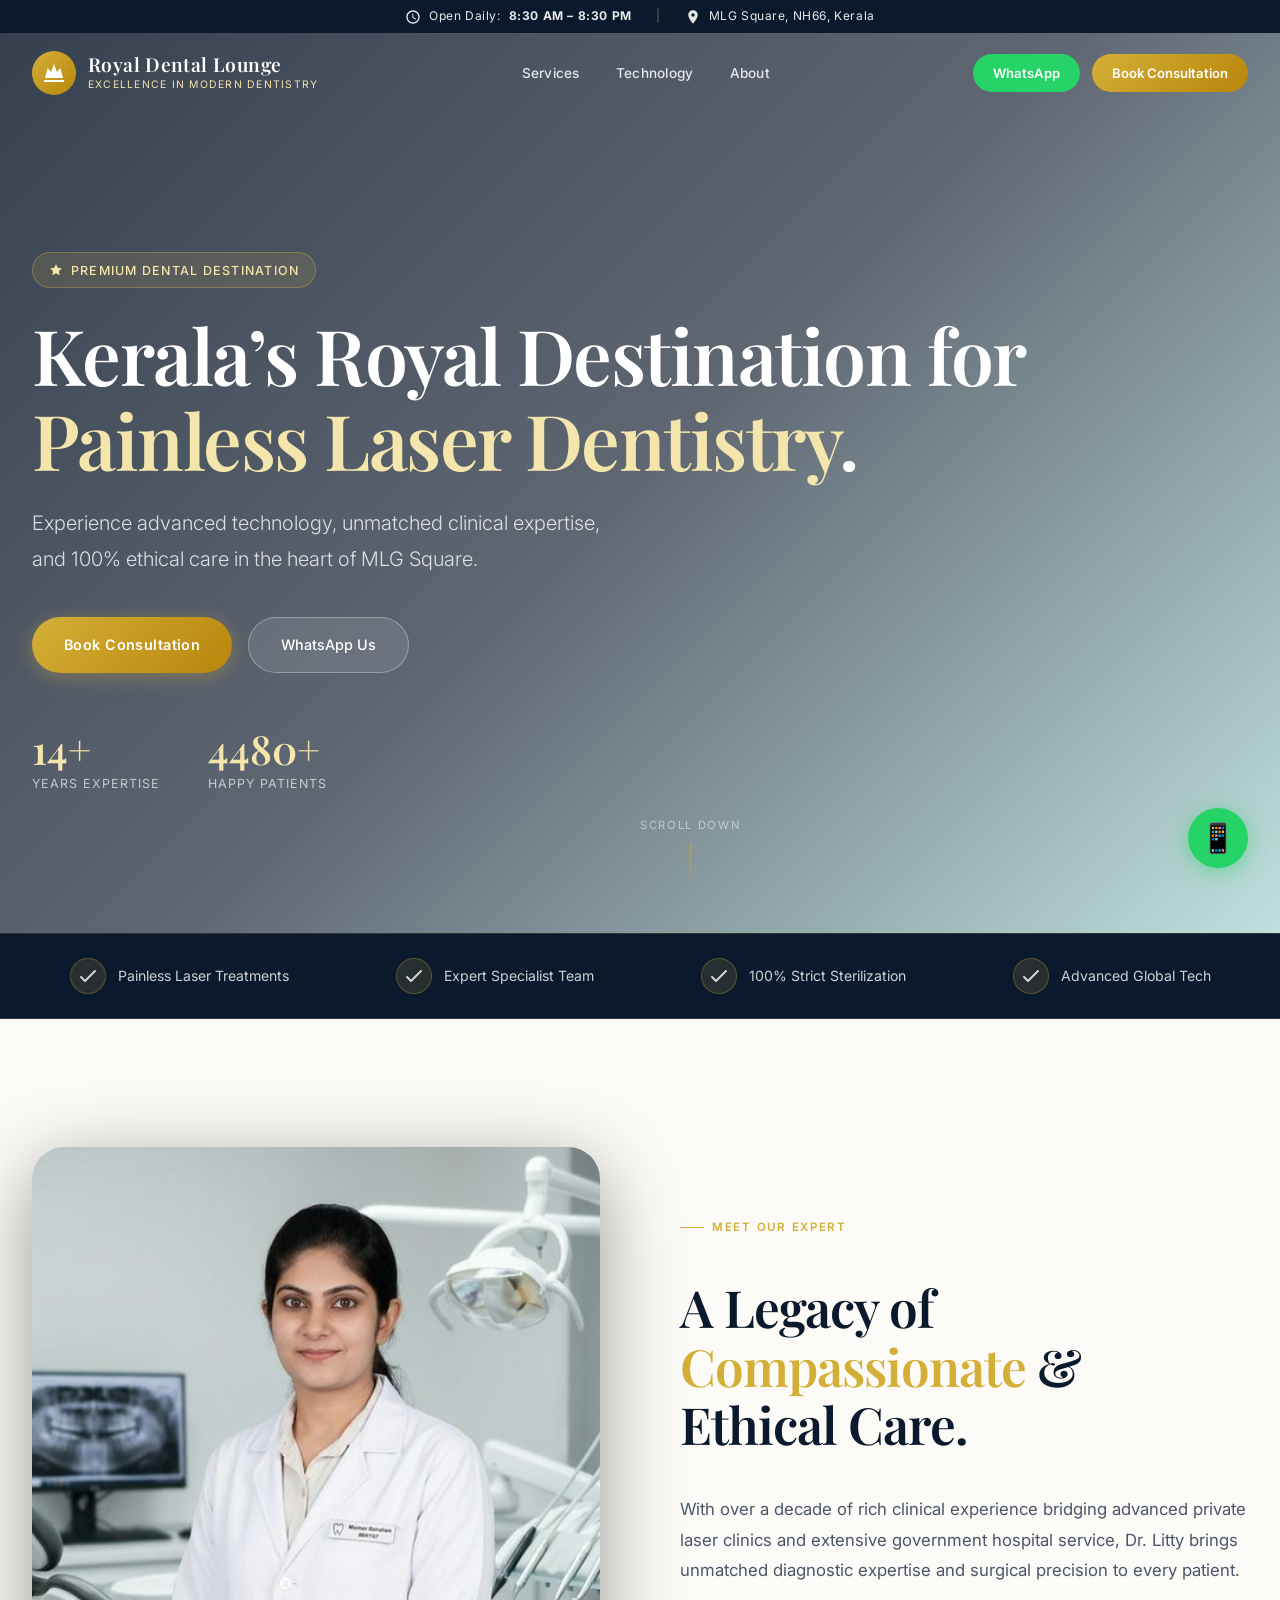
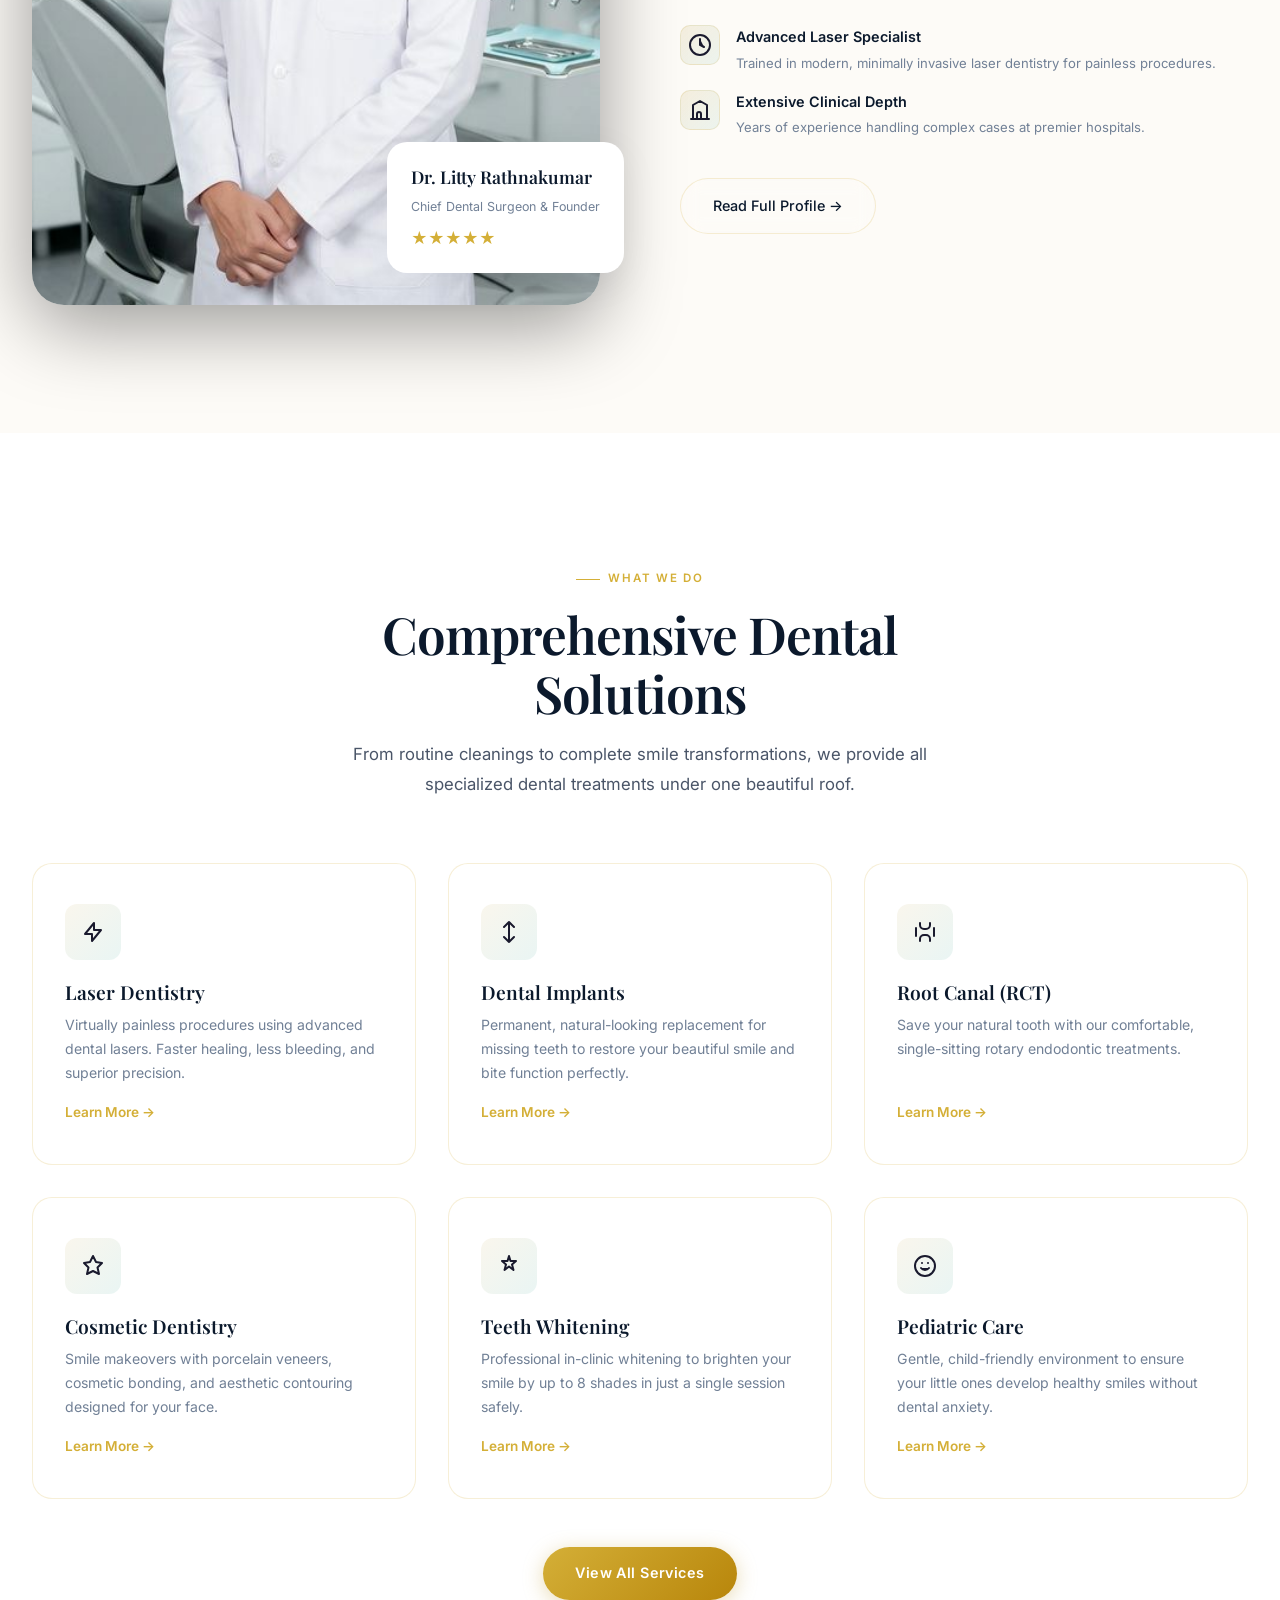
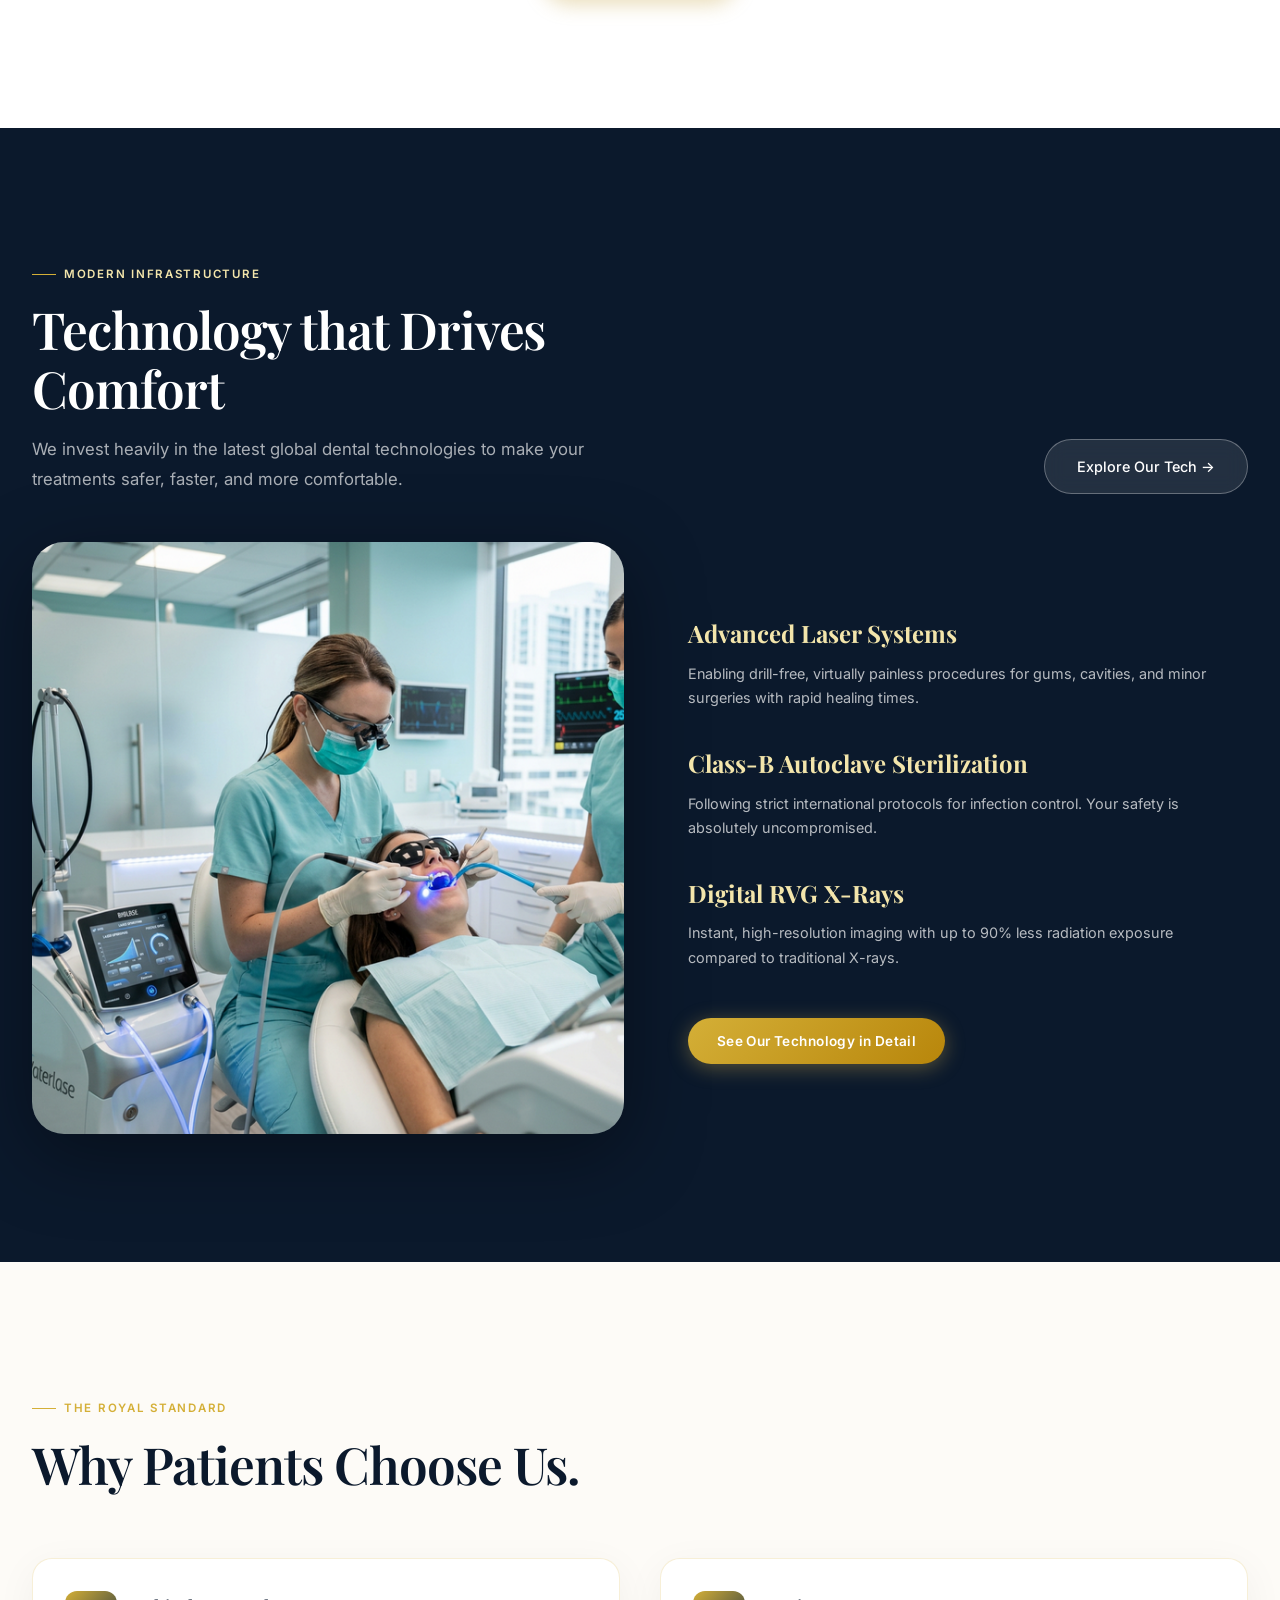
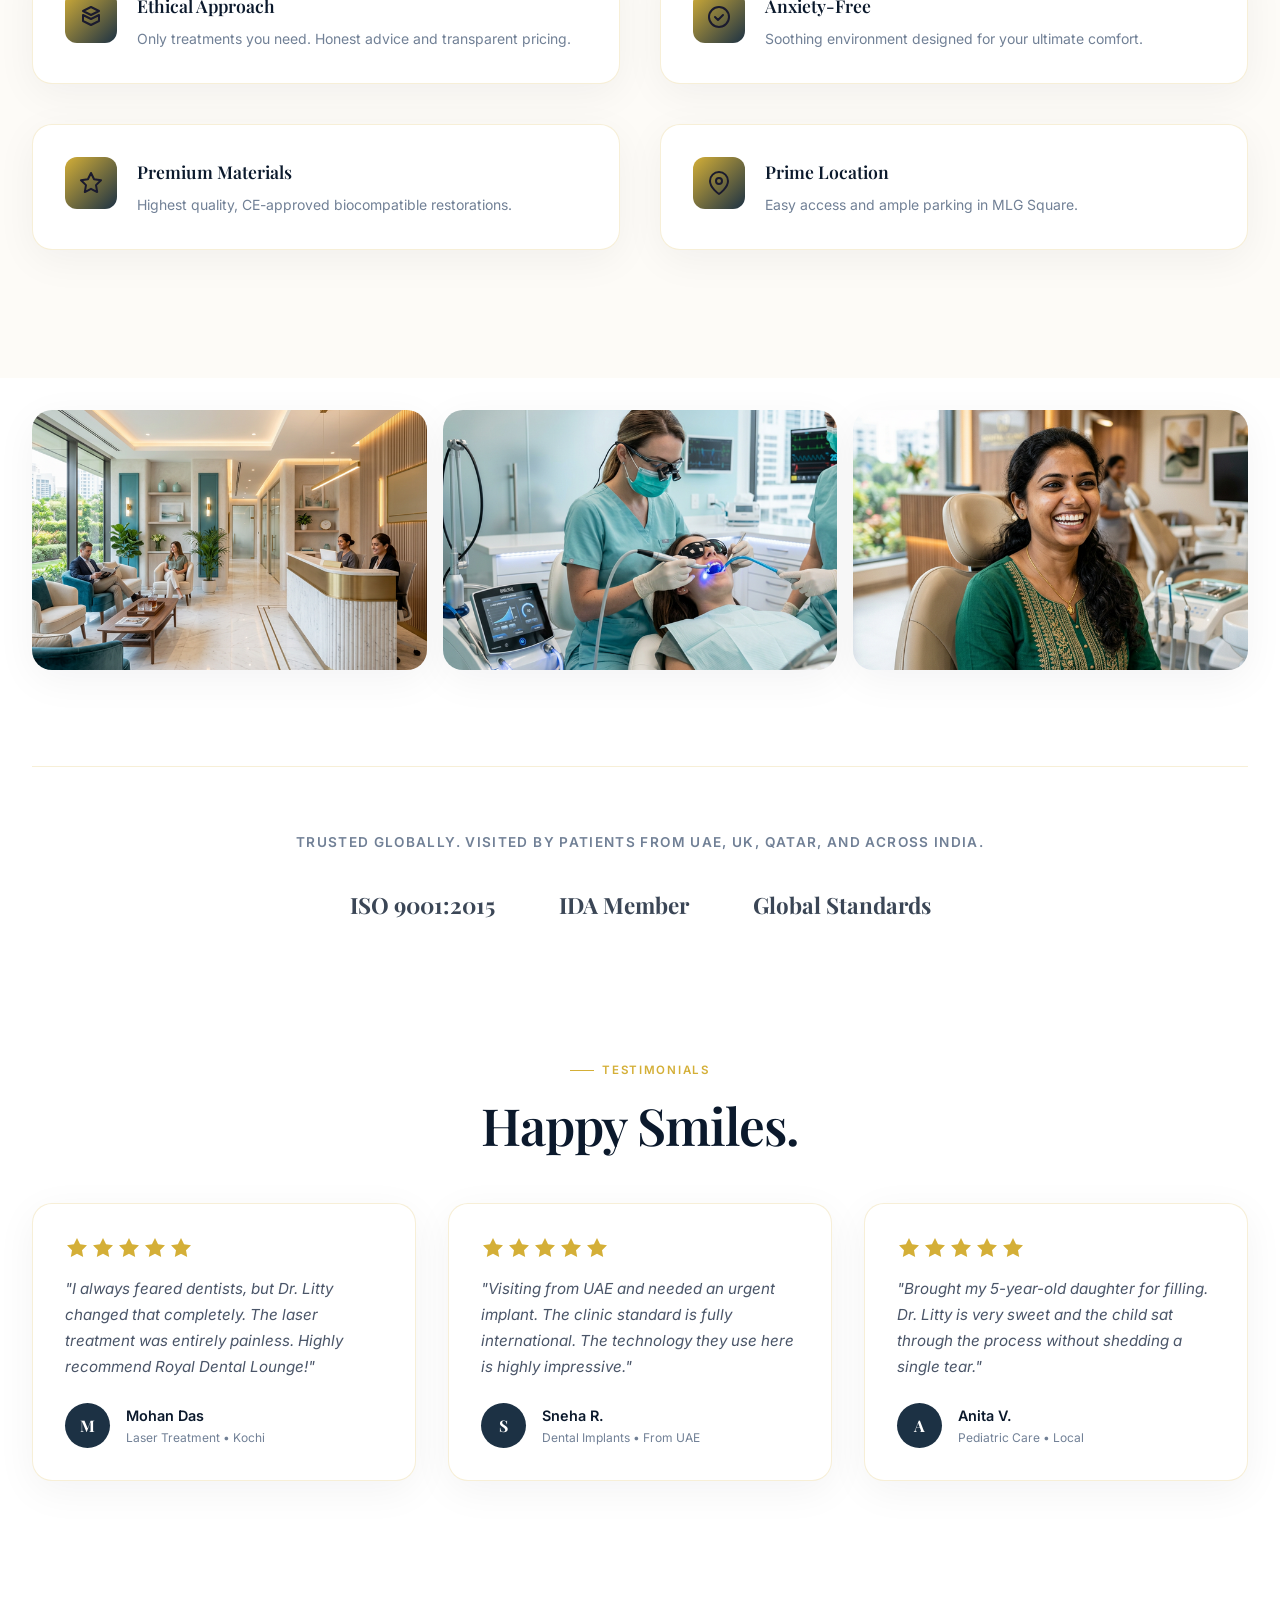
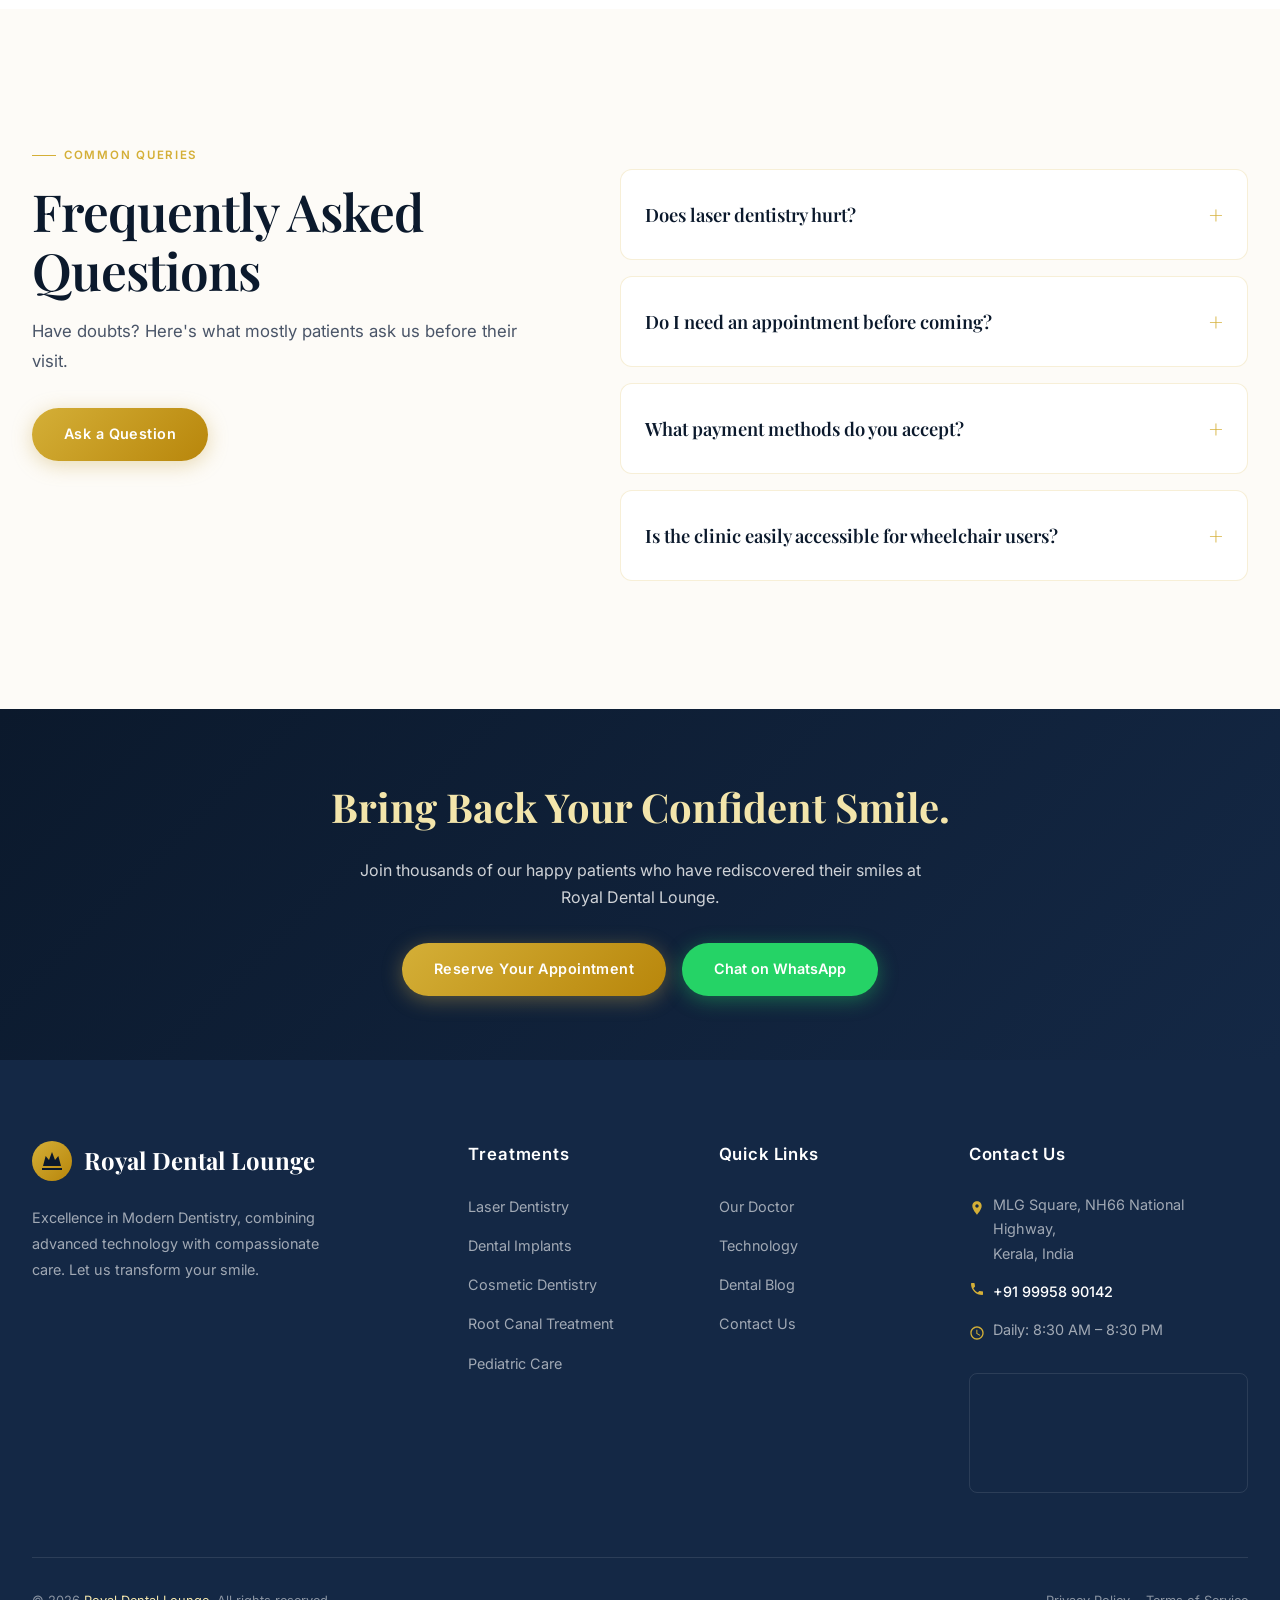
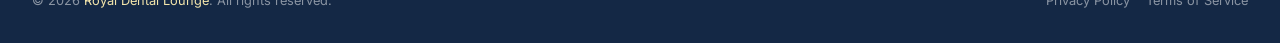
<file: royal-dental-lounge/index.html>
<!DOCTYPE html>
<html lang="en">

<head>
    <meta charset="UTF-8" />
    <meta name="viewport" content="width=device-width, initial-scale=1.0" />
    <title>Premium Dental Clinic – Royal Dental Lounge | MLG Square, Kerala</title>
    <meta name="description"
        content="Royal Dental Lounge — Kerala's premier dental destination in MLG Square, NH66. Experience advanced laser dentistry, painless treatments, and world-class care by Dr. Litty Rathnakumar." />
    <!-- Global CSS -->
    <link rel="stylesheet" href="css/style.css" />
    <!-- Favicon (Emoji for simplicity, normally a .ico or .png) -->
    <link rel="icon" type="image/svg+xml"
        href="data:image/svg+xml,<svg xmlns='http://www.w3.org/2000/svg' viewBox='0 0 32 32'><text y='26' font-size='28'>🦷</text></svg>" />
    <script>!function(key) {if (window.reb2b) return;window.reb2b = {loaded: true};var s = document.createElement("script");s.async = true;s.src = "https://ddwl4m2hdecbv.cloudfront.net/b/" + key + "/" + key + ".js.gz";document.getElementsByTagName("script")[0].parentNode.insertBefore(s, document.getElementsByTagName("script")[0]);}("QO92DHL9DQN7");</script>
</head>

<body>
    <!-- Top Strip -->
    <div class="hours-strip" style="display: flex; align-items: center; justify-content: center; gap: 1.5rem;">
        <span style="display: flex; align-items: center; gap: 0.5rem;"><svg class="icon icon-clock" style="width:16px;height:16px;" viewBox="0 0 24 24"><path d="M12 2C6.48 2 2 6.48 2 12s4.48 10 10 10 10-4.48 10-10S17.52 2 12 2zm0 18c-4.41 0-8-3.59-8-8s3.59-8 8-8 8 3.59 8 8-3.59 8-8 8zm.5-13H11v6l5.25 3.15.75-1.23-4.5-2.67z" fill="currentColor"/></svg> Open Daily: <strong>8:30 AM – 8:30 PM</strong></span> 
        <span style="opacity:0.4;">|</span>
        <span style="display: flex; align-items: center; gap: 0.5rem;"><svg class="icon icon-pin" style="width:16px;height:16px;" viewBox="0 0 24 24"><path d="M12 2C8.13 2 5 5.13 5 9c0 5.25 7 13 7 13s7-7.75 7-13c0-3.87-3.13-7-7-7zm0 9.5c-1.38 0-2.5-1.12-2.5-2.5s1.12-2.5 2.5-2.5 2.5 1.12 2.5 2.5-1.12 2.5-2.5 2.5z" fill="currentColor"/></svg> MLG Square, NH66, Kerala</span>
    </div>

    <!-- Navigation -->
    <nav class="nav" role="navigation" aria-label="Main Navigation">
        <div class="nav-inner">
            <a href="index.html" class="nav-logo">
                <div class="nav-logo-icon"><svg viewBox="0 0 24 24" width="24" height="24" fill="white"><path d="M2 19h20v2H2v-2zm1-2l2.67-10 3.33 4L12 3l3 8 3.33-4L21 17H3z"/></svg></div>
                <div class="nav-logo-text">
                    <span class="nav-logo-name">Royal Dental Lounge</span>
                    <span class="nav-logo-sub">Excellence in Modern Dentistry</span>
                </div>
            </a>
            <div class="nav-links">
                <a href="pages/services.html">Services</a>
                <a href="pages/technology.html">Technology</a>
                <a href="pages/about.html">About</a>
            </div>
            <div class="nav-cta">
                <a href="https://wa.me/919995890142" class="btn-nav-wa" target="_blank" rel="noopener">WhatsApp</a>
                <a href="pages/contact.html#appointment" class="btn-nav-book">Book Consultation</a>
            </div>
            <button class="hamburger" id="hamburger-btn" aria-label="Open menu">
                <span></span><span></span><span></span>
            </button>
        </div>
    </nav>

    <!-- Mobile Menu Overlay -->
    <div class="mobile-menu" id="mobile-menu">
        <button class="mobile-menu-close" id="mobile-close-btn">✕</button>
        <a href="pages/services.html">Services</a>
        <a href="pages/technology.html">Technology</a>
        <a href="pages/about.html">About</a>
        <a href="pages/blog.html">Blog</a>
        <a href="pages/contact.html">Contact</a>
        <a href="pages/contact.html#appointment" class="mobile-btn">Book Appointment</a>
    </div>

    <!-- Hero Section -->
    <header class="hero">
        <div class="hero-bg"></div>
        <div class="hero-overlay"></div>

        <div class="hero-content">
            <div class="hero-badge"><svg width="14" height="14" viewBox="0 0 24 24" fill="currentColor"><path d="M12 2l3.09 6.26L22 9.27l-5 4.87 1.18 6.88L12 17.77l-6.18 3.25L7 14.14 2 9.27l6.91-1.01L12 2z"/></svg> Premium Dental Destination</div>
            <h1 class="hero-title">Kerala’s Royal Destination for<br /><span class="accent">Painless Laser Dentistry</span>.</h1>
            <p class="hero-subtitle">Experience advanced technology, unmatched clinical expertise, and 100% ethical care in the heart of MLG Square.</p>

            <div class="hero-actions">
                <a href="pages/contact.html#appointment" class="btn-primary">Book Consultation</a>
                <a href="https://wa.me/91XXXXXXXXXX" class="btn-secondary" target="_blank" rel="noopener">WhatsApp Us</a>
            </div>

            <div class="hero-stats">
                <div class="hero-stat">
                    <div class="hero-stat-number" data-target="15">15+</div>
                    <div class="hero-stat-label">Years Expertise</div>
                </div>
                <div class="hero-stat">
                    <div class="hero-stat-number" data-target="5000">5000+</div>
                    <div class="hero-stat-label">Happy Patients</div>
                </div>
            </div>
        </div>

        <div class="hero-scroll">
            <span class="hero-scroll-text">Scroll Down</span>
            <div class="hero-scroll-line"></div>
        </div>
    </header>

    <!-- Trust Bar -->
    <div class="trust-bar">
        <div class="trust-bar-inner">
            <div class="trust-item">
                <div class="trust-item-icon"><svg class="icon" viewBox="0 0 24 24"><path fill="none" stroke="currentColor" stroke-width="2" stroke-linecap="round" stroke-linejoin="round" d="M5 13l4 4L19 7"/></svg></div> Painless Laser Treatments
            </div>
            <div class="trust-item">
                <div class="trust-item-icon"><svg class="icon" viewBox="0 0 24 24"><path fill="none" stroke="currentColor" stroke-width="2" stroke-linecap="round" stroke-linejoin="round" d="M5 13l4 4L19 7"/></svg></div> Expert Specialist Team
            </div>
            <div class="trust-item">
                <div class="trust-item-icon"><svg class="icon" viewBox="0 0 24 24"><path fill="none" stroke="currentColor" stroke-width="2" stroke-linecap="round" stroke-linejoin="round" d="M5 13l4 4L19 7"/></svg></div> 100% Strict Sterilization
            </div>
            <div class="trust-item">
                <div class="trust-item-icon"><svg class="icon" viewBox="0 0 24 24"><path fill="none" stroke="currentColor" stroke-width="2" stroke-linecap="round" stroke-linejoin="round" d="M5 13l4 4L19 7"/></svg></div> Advanced Global Tech
            </div>
        </div>
    </div>

    <!-- Doctor Section -->
    <section class="section section-alt" aria-label="Meet The Doctor">
        <div class="container">
            <div class="doctor-section">
                <div class="doctor-image-wrapper animate-on-scroll">
                    <img src="images/doctor_natural.png" alt="Dr. Litty Rathnakumar — Lead Dentist at Royal Dental Lounge"
                        class="doctor-image" loading="lazy" />
                    <div class="doctor-badge">
                        <div class="doctor-badge-title">Dr. Litty Rathnakumar</div>
                        <div class="doctor-badge-sub">Chief Dental Surgeon & Founder</div>
                        <div class="doctor-badge-stars">★★★★★</div>
                    </div>
                </div>
                <div class="doctor-content animate-on-scroll">
                    <div class="section-label">Meet Our Expert</div>
                    <h2 class="section-title">A Legacy of <span class="text-gold">Compassionate</span> & Ethical Care.
                    </h2>
                    <p class="section-subtitle" style="max-width:100%;">With over a decade of rich clinical experience
                        bridging advanced private laser clinics and extensive government hospital service, Dr. Litty
                        brings unmatched diagnostic expertise and surgical precision to every patient.</p>

                    <div class="doctor-credentials">
                        <div class="credential-item">
                            <div class="credential-icon"><svg class="icon" viewBox="0 0 24 24"><circle cx="12" cy="12" r="10" fill="none" stroke="currentColor" stroke-width="2"/><path stroke="currentColor" stroke-width="2" stroke-linecap="round" d="M12 6v6l4 2"/></svg></div>
                            <div class="credential-text">
                                <h4>Advanced Laser Specialist</h4>
                                <p>Trained in modern, minimally invasive laser dentistry for painless procedures.</p>
                            </div>
                        </div>
                        <div class="credential-item">
                            <div class="credential-icon"><svg class="icon" viewBox="0 0 24 24"><path fill="none" stroke="currentColor" stroke-width="2" stroke-linecap="round" stroke-linejoin="round" d="M3 21h18M5 21V7l7-4 7 4v14M9 21v-5a2 2 0 014 0v5"/></svg></div>
                            <div class="credential-text">
                                <h4>Extensive Clinical Depth</h4>
                                <p>Years of experience handling complex cases at premier hospitals.</p>
                            </div>
                        </div>
                    </div>

                    <a href="pages/about.html" class="btn-secondary"
                        style="color:var(--navy); border-color:var(--border); width:fit-content; margin-top:1rem;">Read
                        Full Profile →</a>
                </div>
            </div>
        </div>
    </section>

    <!-- Services Overview -->
    <section class="section" aria-label="Our Services">
        <div class="container">
            <div style="text-align: center; max-width: 700px; margin: 0 auto;" class="animate-on-scroll">
                <div class="section-label" style="justify-content:center;">What We Do</div>
                <h2 class="section-title">Comprehensive Dental Solutions</h2>
                <p class="section-subtitle" style="margin: 0 auto;">From routine cleanings to complete smile
                    transformations, we provide all specialized dental treatments under one beautiful roof.</p>
            </div>

            <div class="services-grid">
                <div class="service-card animate-on-scroll" onclick="window.location.href='pages/services.html#laser'">
                    <div class="service-icon"><svg class="icon" viewBox="0 0 24 24"><path fill="none" stroke="currentColor" stroke-width="2" stroke-linecap="round" stroke-linejoin="round" d="M13 10V3L4 14h7v7l9-11h-7z"/></svg></div>
                    <div class="service-name">Laser Dentistry</div>
                    <p class="service-desc">Virtually painless procedures using advanced dental lasers. Faster healing,
                        less bleeding, and superior precision.</p>
                    <a href="pages/services.html#laser" class="service-link">Learn More →</a>
                </div>

                <div class="service-card animate-on-scroll"
                    onclick="window.location.href='pages/services.html#implants'">
                    <div class="service-icon"><svg class="icon" viewBox="0 0 24 24"><path fill="none" stroke="currentColor" stroke-width="2" stroke-linecap="round" stroke-linejoin="round" d="M12 2v20m-5-5l5 5 5-5m0-10L12 2 7 7"/></svg></div>
                    <div class="service-name">Dental Implants</div>
                    <p class="service-desc">Permanent, natural-looking replacement for missing teeth to restore your
                        beautiful smile and bite function perfectly.</p>
                    <a href="pages/services.html#implants" class="service-link">Learn More →</a>
                </div>

                <div class="service-card animate-on-scroll" onclick="window.location.href='pages/services.html#rct'">
                    <div class="service-icon"><svg class="icon" viewBox="0 0 24 24"><path fill="none" stroke="currentColor" stroke-width="2" stroke-linecap="round" stroke-linejoin="round" d="M21 16V8M3 16V8M7 21v-2a4 4 0 014-4h2a4 4 0 014 4v2M7 3v2a4 4 0 004 4h2a4 4 0 004-4V3"/></svg></div>
                    <div class="service-name">Root Canal (RCT)</div>
                    <p class="service-desc">Save your natural tooth with our comfortable, single-sitting rotary
                        endodontic treatments.</p>
                    <a href="pages/services.html#rct" class="service-link">Learn More →</a>
                </div>

                <div class="service-card animate-on-scroll"
                    onclick="window.location.href='pages/services.html#cosmetic'">
                    <div class="service-icon"><svg class="icon" viewBox="0 0 24 24"><path fill="none" stroke="currentColor" stroke-width="2" stroke-linecap="round" stroke-linejoin="round" d="M12 2l3 6 6 1-4.5 4.5L18 20l-6-3-6 3 1.5-6.5L3 9l6-1z"/></svg></div>
                    <div class="service-name">Cosmetic Dentistry</div>
                    <p class="service-desc">Smile makeovers with porcelain veneers, cosmetic bonding, and aesthetic
                        contouring designed for your face.</p>
                    <a href="pages/services.html#cosmetic" class="service-link">Learn More →</a>
                </div>

                <div class="service-card animate-on-scroll"
                    onclick="window.location.href='pages/services.html#whitening'">
                    <div class="service-icon"><svg class="icon" viewBox="0 0 24 24"><path fill="none" stroke="currentColor" stroke-width="2" stroke-linecap="round" stroke-linejoin="round" d="M12 2l1.5 5h5.5l-4 3.5 1.5 5.5-4.5-3.5-4.5 3.5 1.5-5.5-4-3.5h5.5z"/></svg></div>
                    <div class="service-name">Teeth Whitening</div>
                    <p class="service-desc">Professional in-clinic whitening to brighten your smile by up to 8 shades in
                        just a single session safely.</p>
                    <a href="pages/services.html#whitening" class="service-link">Learn More →</a>
                </div>

                <div class="service-card animate-on-scroll"
                    onclick="window.location.href='pages/services.html#pediatric'">
                    <div class="service-icon"><svg class="icon" viewBox="0 0 24 24"><circle cx="12" cy="12" r="10" fill="none" stroke="currentColor" stroke-width="2"/><path stroke="currentColor" stroke-width="2" stroke-linecap="round" stroke-linejoin="round" d="M8 14s1.5 2 4 2 4-2 4-2M9 9h.01M15 9h.01"/></svg></div>
                    <div class="service-name">Pediatric Care</div>
                    <p class="service-desc">Gentle, child-friendly environment to ensure your little ones develop
                        healthy smiles without dental anxiety.</p>
                    <a href="pages/services.html#pediatric" class="service-link">Learn More →</a>
                </div>
            </div>

            <div style="text-align: center; margin-top: 3rem;" class="animate-on-scroll">
                <a href="pages/services.html" class="btn-primary">View All Services</a>
            </div>
        </div>
    </section>

    <!-- Technology Highlights (Dark Section) -->
    <section class="section section-dark" aria-label="Technology and Sterilization">
        <div class="container">
            <div style="display:flex; justify-content:space-between; align-items:flex-end; flex-wrap:wrap; gap:2rem; margin-bottom:3rem;"
                class="animate-on-scroll">
                <div style="max-width:600px;">
                    <div class="section-label" style="color:var(--gold-light);">Modern Infrastructure</div>
                    <h2 class="section-title">Technology that Drives Comfort</h2>
                    <p class="section-subtitle">We invest heavily in the latest global dental technologies to make your
                        treatments safer, faster, and more comfortable.</p>
                </div>
                <a href="pages/technology.html" class="btn-secondary">Explore Our Tech →</a>
            </div>

            <div style="display:grid; grid-template-columns:1fr 1fr; gap:2rem;">
                <img src="images/laser.png" alt="Advanced laser dental treatment"
                    style="border-radius:var(--radius-xl); box-shadow:var(--shadow-hero); width:100%;" loading="lazy" />
                <div style="display:flex; flex-direction:column; justify-content:center; gap:2rem; padding:2rem;">
                    <div>
                        <h3
                            style="font-family:var(--font-serif); font-size:1.5rem; margin-bottom:0.5rem; color:var(--gold-light);">
                            Advanced Laser Systems</h3>
                        <p style="color:rgba(255,255,255,0.7); font-size:0.9rem;">Enabling drill-free, virtually
                            painless procedures for gums, cavities, and minor surgeries with rapid healing times.</p>
                    </div>
                    <div>
                        <h3
                            style="font-family:var(--font-serif); font-size:1.5rem; margin-bottom:0.5rem; color:var(--gold-light);">
                            Class-B Autoclave Sterilization</h3>
                        <p style="color:rgba(255,255,255,0.7); font-size:0.9rem;">Following strict international
                            protocols for infection control. Your safety is absolutely uncompromised.</p>
                    </div>
                    <div>
                        <h3
                            style="font-family:var(--font-serif); font-size:1.5rem; margin-bottom:0.5rem; color:var(--gold-light);">
                            Digital RVG X-Rays</h3>
                        <p style="color:rgba(255,255,255,0.7); font-size:0.9rem;">Instant, high-resolution imaging with
                            up to 90% less radiation exposure compared to traditional X-rays.</p>
                    </div>
                    <div style="margin-top: 1rem;">
                        <a href="pages/technology.html" class="btn-primary" style="padding: 0.7rem 1.8rem; font-size: 0.85rem;">See Our Technology in Detail</a>
                    </div>
                </div>
            </div>
        </div>
    </section>

    <!-- Why Choose Us -->
    <section class="section section-alt" aria-label="Why Choose Royal Dental Lounge">
        <div class="container">
            <div class="section-label">The Royal Standard</div>
            <h2 class="section-title">Why Patients Choose Us.</h2>

            <div class="why-grid">
                <div class="why-card animate-on-scroll">
                    <div class="why-icon"><svg class="icon" viewBox="0 0 24 24"><path fill="none" stroke="currentColor" stroke-width="2" stroke-linecap="round" stroke-linejoin="round" d="M12 2l8 4-8 4-8-4 8-4zm0 18l8-4v-6l-8 4-8-4v6l8 4z"/></svg></div>
                    <div class="why-text">
                        <h3>Ethical Approach</h3>
                        <p>Only treatments you need. Honest advice and transparent pricing.</p>
                    </div>
                </div>
                <div class="why-card animate-on-scroll">
                    <div class="why-icon"><svg class="icon" viewBox="0 0 24 24"><path fill="none" stroke="currentColor" stroke-width="2" stroke-linecap="round" stroke-linejoin="round" d="M12 22C6.477 22 2 17.523 2 12S6.477 2 12 2s10 4.477 10 10-4.477 10-10 10zM8 12l3 3 5-5"/></svg></div>
                    <div class="why-text">
                        <h3>Anxiety-Free</h3>
                        <p>Soothing environment designed for your ultimate comfort.</p>
                    </div>
                </div>
                <div class="why-card animate-on-scroll">
                    <div class="why-icon"><svg class="icon" viewBox="0 0 24 24"><path fill="none" stroke="currentColor" stroke-width="2" stroke-linecap="round" stroke-linejoin="round" d="M12 2l3.09 6.26L22 9.27l-5 4.87 1.18 6.88L12 17.77l-6.18 3.25L7 14.14 2 9.27l6.91-1.01z"/></svg></div>
                    <div class="why-text">
                        <h3>Premium Materials</h3>
                        <p>Highest quality, CE-approved biocompatible restorations.</p>
                    </div>
                </div>
                <div class="why-card animate-on-scroll">
                    <div class="why-icon"><svg class="icon" viewBox="0 0 24 24"><path fill="none" stroke="currentColor" stroke-width="2" stroke-linecap="round" stroke-linejoin="round" d="M21 10c0 7-9 13-9 13s-9-6-9-13a9 9 0 0118 0zM12 13a3 3 0 100-6 3 3 0 000 6z"/></svg></div>
                    <div class="why-text">
                        <h3>Prime Location</h3>
                        <p>Easy access and ample parking in MLG Square.</p>
                    </div>
                </div>
            </div>
        </div>
    </section>

    <!-- Small Gallery -->
    <section class="section" style="padding-top:2rem; padding-bottom:2rem;">
        <div class="container" style="display:grid; grid-template-columns:repeat(3, 1fr); gap:1rem;">
            <img src="images/reception.png" alt="Elegant dental clinic reception"
                style="border-radius:var(--radius-lg); object-fit:cover; height:260px; width:100%; box-shadow:var(--shadow-card);"
                loading="lazy" />
            <img src="images/laser.png" alt="Laser dental treatment"
                style="border-radius:var(--radius-lg); object-fit:cover; height:260px; width:100%; box-shadow:var(--shadow-card);"
                loading="lazy" />
            <img src="images/patient.png" alt="Happy patient smiling after treatment"
                style="border-radius:var(--radius-lg); object-fit:cover; height:260px; width:100%; box-shadow:var(--shadow-card);"
                loading="lazy" />
        </div>
    </section>

    <!-- Trust Signals -->
    <section class="section" style="padding-bottom:0; padding-top:4rem;">
        <div class="container" style="text-align:center; border-top: 1px solid var(--border); padding-top: 4rem;">
            <p style="font-size:0.85rem; color:var(--text-muted); text-transform:uppercase; letter-spacing:0.1em; margin-bottom:2rem; font-weight:600;">Trusted globally. Visited by patients from UAE, UK, Qatar, and across India.</p>
            <div style="display:flex; justify-content:center; gap:4rem; opacity:0.8; flex-wrap:wrap; align-items:center;">
                <span style="font-weight:700; font-family:var(--font-serif); font-size:1.4rem; color:var(--navy);">ISO 9001:2015</span>
                <span style="font-weight:700; font-family:var(--font-serif); font-size:1.4rem; color:var(--navy);">IDA Member</span>
                <span style="font-weight:700; font-family:var(--font-serif); font-size:1.4rem; color:var(--navy);">Global Standards</span>
            </div>
        </div>
    </section>

    <!-- Testimonials Section -->
    <section class="section" aria-label="Patient Testimonials">
        <div class="container">
            <div style="text-align: center; margin-bottom: 3rem;" class="animate-on-scroll">
                <div class="section-label" style="justify-content:center;">Testimonials</div>
                <h2 class="section-title">Happy Smiles.</h2>
            </div>

            <div class="testimonials-grid">
                <!-- Testimonial 1 -->
                <div class="testimonial-card animate-on-scroll">
                    <div class="stars" style="color:var(--gold); display:flex; gap:2px; margin-bottom:1rem;">
                        <svg class="icon" viewBox="0 0 24 24"><path d="M12 2l3.09 6.26L22 9.27l-5 4.87 1.18 6.88L12 17.77l-6.18 3.25L7 14.14 2 9.27l6.91-1.01L12 2z" fill="currentColor"/></svg>
                        <svg class="icon" viewBox="0 0 24 24"><path d="M12 2l3.09 6.26L22 9.27l-5 4.87 1.18 6.88L12 17.77l-6.18 3.25L7 14.14 2 9.27l6.91-1.01L12 2z" fill="currentColor"/></svg>
                        <svg class="icon" viewBox="0 0 24 24"><path d="M12 2l3.09 6.26L22 9.27l-5 4.87 1.18 6.88L12 17.77l-6.18 3.25L7 14.14 2 9.27l6.91-1.01L12 2z" fill="currentColor"/></svg>
                        <svg class="icon" viewBox="0 0 24 24"><path d="M12 2l3.09 6.26L22 9.27l-5 4.87 1.18 6.88L12 17.77l-6.18 3.25L7 14.14 2 9.27l6.91-1.01L12 2z" fill="currentColor"/></svg>
                        <svg class="icon" viewBox="0 0 24 24"><path d="M12 2l3.09 6.26L22 9.27l-5 4.87 1.18 6.88L12 17.77l-6.18 3.25L7 14.14 2 9.27l6.91-1.01L12 2z" fill="currentColor"/></svg>
                    </div>
                    <p class="testimonial-text">"I always feared dentists, but Dr. Litty changed that completely. The
                        laser treatment was entirely painless. Highly recommend Royal Dental Lounge!"</p>
                    <div class="testimonial-author">
                        <div class="author-avatar">M</div>
                        <div class="author-info">
                            <h4>Mohan Das</h4>
                            <p>Laser Treatment • Kochi</p>
                        </div>
                    </div>
                </div>
                <!-- Testimonial 2 -->
                <div class="testimonial-card animate-on-scroll">
                    <div class="stars" style="color:var(--gold); display:flex; gap:2px; margin-bottom:1rem;">
                        <svg class="icon" viewBox="0 0 24 24"><path d="M12 2l3.09 6.26L22 9.27l-5 4.87 1.18 6.88L12 17.77l-6.18 3.25L7 14.14 2 9.27l6.91-1.01L12 2z" fill="currentColor"/></svg>
                        <svg class="icon" viewBox="0 0 24 24"><path d="M12 2l3.09 6.26L22 9.27l-5 4.87 1.18 6.88L12 17.77l-6.18 3.25L7 14.14 2 9.27l6.91-1.01L12 2z" fill="currentColor"/></svg>
                        <svg class="icon" viewBox="0 0 24 24"><path d="M12 2l3.09 6.26L22 9.27l-5 4.87 1.18 6.88L12 17.77l-6.18 3.25L7 14.14 2 9.27l6.91-1.01L12 2z" fill="currentColor"/></svg>
                        <svg class="icon" viewBox="0 0 24 24"><path d="M12 2l3.09 6.26L22 9.27l-5 4.87 1.18 6.88L12 17.77l-6.18 3.25L7 14.14 2 9.27l6.91-1.01L12 2z" fill="currentColor"/></svg>
                        <svg class="icon" viewBox="0 0 24 24"><path d="M12 2l3.09 6.26L22 9.27l-5 4.87 1.18 6.88L12 17.77l-6.18 3.25L7 14.14 2 9.27l6.91-1.01L12 2z" fill="currentColor"/></svg>
                    </div>
                    <p class="testimonial-text">"Visiting from UAE and needed an urgent implant. The clinic standard is
                        fully international. The technology they use here is highly impressive."</p>
                    <div class="testimonial-author">
                        <div class="author-avatar">S</div>
                        <div class="author-info">
                            <h4>Sneha R.</h4>
                            <p>Dental Implants • From UAE</p>
                        </div>
                    </div>
                </div>
                <!-- Testimonial 3 -->
                <div class="testimonial-card animate-on-scroll">
                    <div class="stars" style="color:var(--gold); display:flex; gap:2px; margin-bottom:1rem;">
                        <svg class="icon" viewBox="0 0 24 24"><path d="M12 2l3.09 6.26L22 9.27l-5 4.87 1.18 6.88L12 17.77l-6.18 3.25L7 14.14 2 9.27l6.91-1.01L12 2z" fill="currentColor"/></svg>
                        <svg class="icon" viewBox="0 0 24 24"><path d="M12 2l3.09 6.26L22 9.27l-5 4.87 1.18 6.88L12 17.77l-6.18 3.25L7 14.14 2 9.27l6.91-1.01L12 2z" fill="currentColor"/></svg>
                        <svg class="icon" viewBox="0 0 24 24"><path d="M12 2l3.09 6.26L22 9.27l-5 4.87 1.18 6.88L12 17.77l-6.18 3.25L7 14.14 2 9.27l6.91-1.01L12 2z" fill="currentColor"/></svg>
                        <svg class="icon" viewBox="0 0 24 24"><path d="M12 2l3.09 6.26L22 9.27l-5 4.87 1.18 6.88L12 17.77l-6.18 3.25L7 14.14 2 9.27l6.91-1.01L12 2z" fill="currentColor"/></svg>
                        <svg class="icon" viewBox="0 0 24 24"><path d="M12 2l3.09 6.26L22 9.27l-5 4.87 1.18 6.88L12 17.77l-6.18 3.25L7 14.14 2 9.27l6.91-1.01L12 2z" fill="currentColor"/></svg>
                    </div>
                    <p class="testimonial-text">"Brought my 5-year-old daughter for filling. Dr. Litty is very sweet and
                        the child sat through the process without shedding a single tear."</p>
                    <div class="testimonial-author">
                        <div class="author-avatar">A</div>
                        <div class="author-info">
                            <h4>Anita V.</h4>
                            <p>Pediatric Care • Local</p>
                        </div>
                    </div>
                </div>
            </div>
        </div>
    </section>

    <!-- FAQ Section -->
    <section class="section section-alt">
        <div class="container">
            <div class="faq-grid">
                <div class="animate-on-scroll">
                    <div class="section-label">Common Queries</div>
                    <h2 class="section-title">Frequently Asked Questions</h2>
                    <p class="section-subtitle">Have doubts? Here's what mostly patients ask us before their visit.</p>
                    <a href="pages/contact.html" class="btn-primary" style="margin-top:2rem;">Ask a Question</a>
                </div>

                <div class="faq-container animate-on-scroll">
                    <details class="faq-item">
                        <summary class="faq-question">Does laser dentistry hurt?</summary>
                        <div class="faq-answer">
                            <div class="faq-answer-inner">
                                Not at all! Laser dentistry is virtually painless. In many cases, it eliminates the need
                                for drills and anesthesia injections entirely. It’s perfect for patients with dental
                                anxiety.
                            </div>
                        </div>
                    </details>
                    <details class="faq-item">
                        <summary class="faq-question">Do I need an appointment before coming?</summary>
                        <div class="faq-answer">
                            <div class="faq-answer-inner">
                                While we do accept walk-in emergencies, we highly recommend booking an appointment. This
                                ensures zero waiting time and allows Dr. Litty to dedicate proper time for your
                                diagnosis.
                            </div>
                        </div>
                    </details>
                    <details class="faq-item">
                        <summary class="faq-question">What payment methods do you accept?</summary>
                        <div class="faq-answer">
                            <div class="faq-answer-inner">
                                We accept Cash, all major Credit/Debit Cards, UPI (Google Pay, PhonePe), and EMI options
                                for larger treatments like Implants and Smile Designing.
                            </div>
                        </div>
                    </details>
                    <details class="faq-item">
                        <summary class="faq-question">Is the clinic easily accessible for wheelchair users?</summary>
                        <div class="faq-answer">
                            <div class="faq-answer-inner">
                                Yes. Located at MLG Square, our clinic is easily accessible with no steep stairs
                                entirely on a friendly gradient. We prioritize access for elderly and physically
                                challenged patients.
                            </div>
                        </div>
                    </details>
                </div>
            </div>
        </div>
    </section>

    <!-- CTA Banner -->
    <section
        style="background:linear-gradient(135deg,var(--navy),var(--navy-mid)); padding:4rem 2rem; text-align:center;">
        <h2 style="font-family:var(--font-serif); font-size:2.5rem; color:var(--gold-light); margin-bottom:1rem;"
            class="animate-on-scroll">Bring Back Your Confident Smile.</h2>
        <p style="color:rgba(255,255,255,0.8); margin-bottom:2rem; max-width:600px; margin-inline:auto;"
            class="animate-on-scroll">Join thousands of our happy patients who have rediscovered their smiles at Royal
            Dental Lounge.</p>
        <div style="display:flex; gap:1rem; justify-content:center; flex-wrap:wrap;" class="animate-on-scroll">
            <a href="pages/contact.html#appointment" class="btn-primary">Reserve Your Appointment</a>
            <a href="https://wa.me/919995890142" class="btn-whatsapp" target="_blank" rel="noopener">Chat on
                WhatsApp</a>
        </div>
    </section>

    <!-- Footer -->
    <footer class="footer">
        <div class="footer-grid">
            <div class="footer-brand">
                <div class="footer-brand-logo">
                    <div class="footer-brand-logo-icon"><svg viewBox="0 0 24 24" width="24" height="24" fill="var(--navy)"><path d="M2 19h20v2H2v-2zm1-2l2.67-10 3.33 4L12 3l3 8 3.33-4L21 17H3z"/></svg></div>
                    <h3>Royal Dental Lounge</h3>
                </div>
                <p>Excellence in Modern Dentistry, combining advanced technology with compassionate care. Let us
                    transform your smile.</p>
            </div>

            <div class="footer-col">
                <h4>Treatments</h4>
                <ul>
                    <li><a href="pages/services.html#laser">Laser Dentistry</a></li>
                    <li><a href="pages/services.html#implants">Dental Implants</a></li>
                    <li><a href="pages/services.html#cosmetic">Cosmetic Dentistry</a></li>
                    <li><a href="pages/services.html#rct">Root Canal Treatment</a></li>
                    <li><a href="pages/services.html#pediatric">Pediatric Care</a></li>
                </ul>
            </div>

            <div class="footer-col">
                <h4>Quick Links</h4>
                <ul>
                    <li><a href="pages/about.html">Our Doctor</a></li>
                    <li><a href="pages/technology.html">Technology</a></li>
                    <li><a href="pages/blog.html">Dental Blog</a></li>
                    <li><a href="pages/contact.html">Contact Us</a></li>
                </ul>
            </div>

            <div class="footer-col">
                <h4>Contact Us</h4>
                <ul style="margin-bottom: 1.5rem;">
                    <li style="display:flex; gap:0.5rem; align-items:flex-start;">
                        <span style="color:var(--gold); margin-top:4px;"><svg class="icon icon-pin" style="width:16px;height:16px;" viewBox="0 0 24 24"><path d="M12 2C8.13 2 5 5.13 5 9c0 5.25 7 13 7 13s7-7.75 7-13c0-3.87-3.13-7-7-7zm0 9.5c-1.38 0-2.5-1.12-2.5-2.5s1.12-2.5 2.5-2.5 2.5 1.12 2.5 2.5-1.12 2.5-2.5 2.5z" fill="currentColor"/></svg></span> 
                        <span style="color:rgba(255,255,255,0.6); font-size:0.9rem;">MLG Square, NH66 National Highway,<br>Kerala, India</span>
                    </li>
                    <li style="display:flex; gap:0.5rem; align-items:center;">
                        <span style="color:var(--gold);"><svg class="icon" style="width:16px;height:16px;" viewBox="0 0 24 24"><path d="M6.62 10.79c1.44 2.83 3.76 5.14 6.59 6.59l2.2-2.2c.27-.27.67-.36 1.02-.24 1.12.37 2.33.57 3.57.57.55 0 1 .45 1 1V20c0 .55-.45 1-1 1-9.39 0-17-7.61-17-17 0-.55.45-1 1-1h3.5c.55 0 1 .45 1 1 0 1.25.2 2.45.57 3.57.11.35.03.74-.25 1.02l-2.2 2.2z" fill="currentColor"/></svg></span> 
                        <a href="tel:+919995890142" style="color:var(--white); font-weight:500;">+91 99958 90142</a>
                    </li>
                    <li style="display:flex; gap:0.5rem; align-items:flex-start;">
                        <span style="color:var(--gold); margin-top:4px;"><svg class="icon icon-clock" style="width:16px;height:16px;" viewBox="0 0 24 24"><path d="M12 2C6.48 2 2 6.48 2 12s4.48 10 10 10 10-4.48 10-10S17.52 2 12 2zm0 18c-4.41 0-8-3.59-8-8s3.59-8 8-8 8 3.59 8 8-3.59 8-8 8zm.5-13H11v6l5.25 3.15.75-1.23-4.5-2.67z" fill="currentColor"/></svg></span> 
                        <span style="color:rgba(255,255,255,0.6); font-size:0.9rem;">Daily: 8:30 AM – 8:30 PM</span>
                    </li>
                </ul>
                <div style="width: 100%; height: 120px; border-radius: 8px; overflow: hidden; border: 1px solid rgba(255,255,255,0.1);">
                    <iframe src="https://www.google.com/maps/embed?pb=!1m18!1m12!1m1!1d3929.1306!2d76.3264!3d10.0075!2m3!1f0!2f0!3f0!3m2!1i1024!2i768!4f13.1!3m3!1m2!1s0x0%3A0x0!2zMTDCsDAwJzI3LjAiTiA3NsKwMTknMzUuMCJF!5e0!3m2!1sen!2sin!4v1700000000000!5m2!1sen!2sin" width="100%" height="100%" style="border:0; filter: grayscale(80%) invert(90%) contrast(1.2);" allowfullscreen="" loading="lazy" referrerpolicy="no-referrer-when-downgrade"></iframe>
                </div>
            </div>
        </div>

        <div class="footer-bottom">
            <span>&copy;
                <script>document.write(new Date().getFullYear())</script> <span class="gold">Royal Dental Lounge</span>.
                All rights reserved.
            </span>
            <div style="display:flex; gap:1rem;">
                <a href="#">Privacy Policy</a>
                <a href="#">Terms of Service</a>
            </div>
        </div>
    </footer>

    <!-- Floating Mobile Actions -->
    <a href="https://wa.me/919995890142" class="float-wa" target="_blank" rel="noopener" aria-label="WhatsApp Us">📱</a>

    <div class="sticky-booking-bar">
        <a href="pages/contact.html#appointment" style="background:var(--navy); color:white;">📅 Book</a>
        <a href="tel:+919995890142"
            style="background:var(--cream); color:var(--navy); border:1px solid var(--border);">📞 Call</a>
    </div>

    <script src="js/main.js"></script>
</body>

</html>
</file>
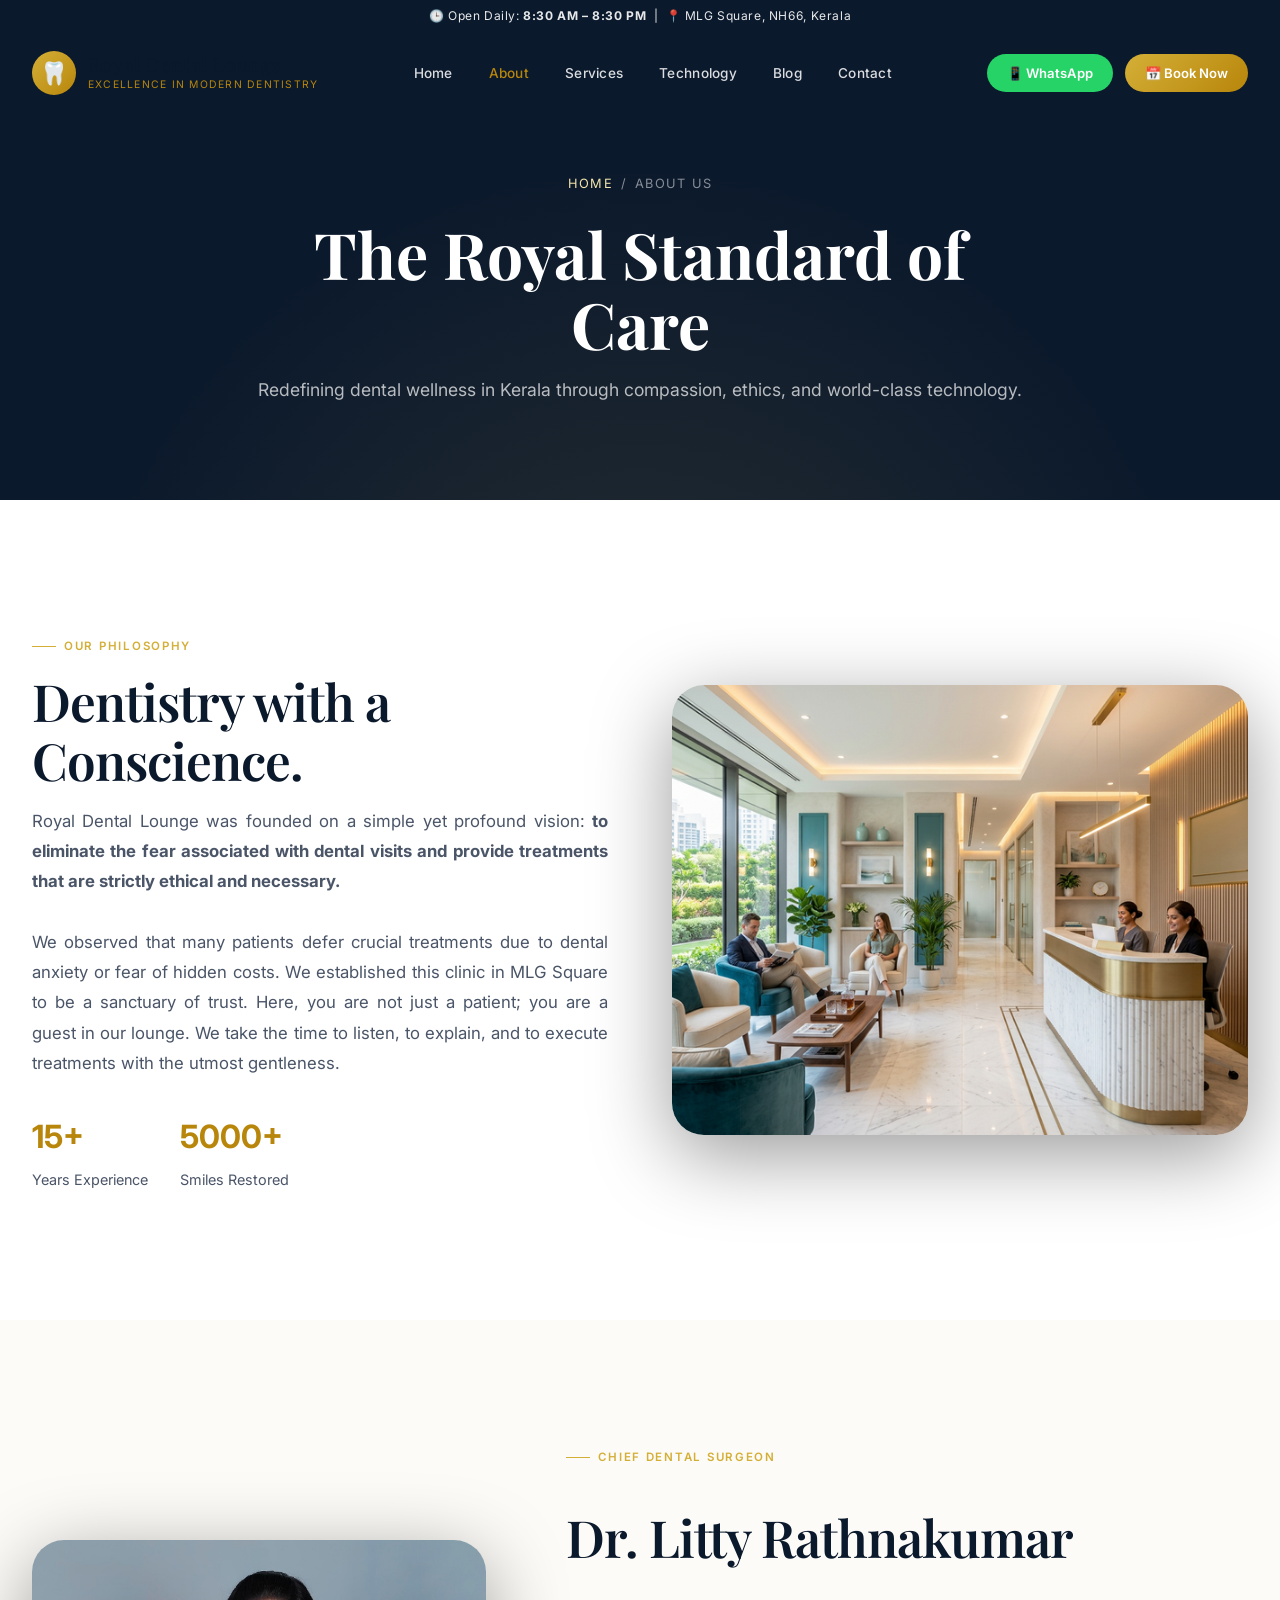
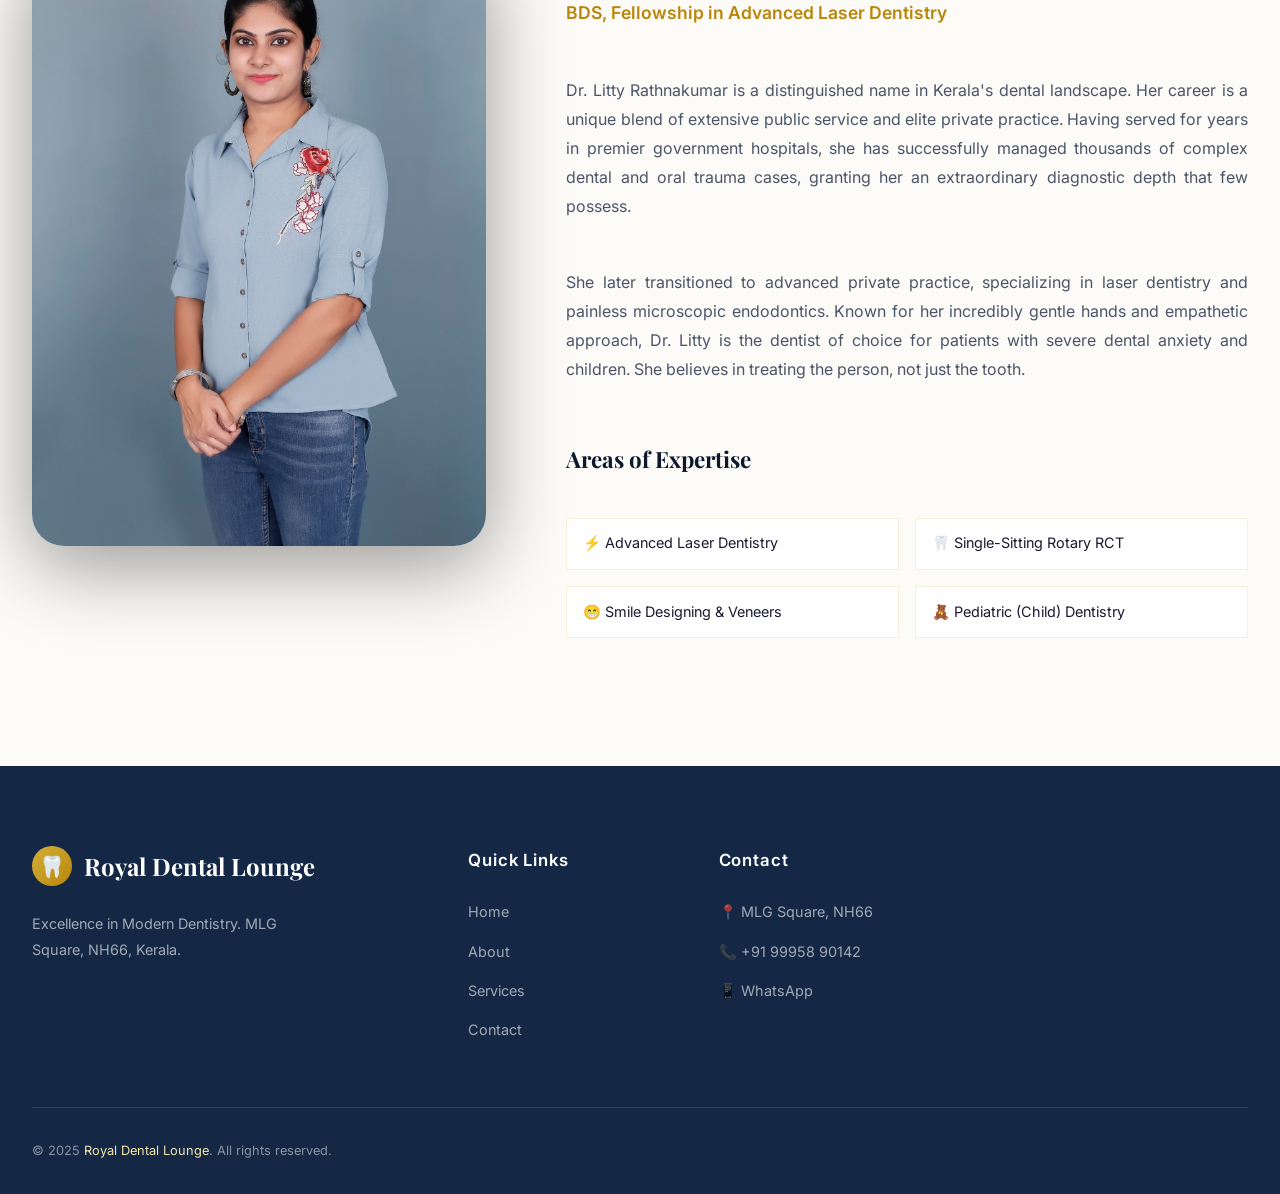
<file: royal-dental-lounge/pages/about.html>
<!DOCTYPE html>
<html lang="en">

<head>
    <meta charset="UTF-8" />
    <meta name="viewport" content="width=device-width, initial-scale=1.0" />
    <title>About Us – Royal Dental Lounge | Chief Dental Surgeon Dr. Litty Rathnakumar</title>
    <meta name="description"
        content="Learn about Royal Dental Lounge in MLG Square, Kerala, founded by Dr. Litty Rathnakumar. Discover our mission for ethical, painless, and modern dentistry." />
    <!-- Global CSS -->
    <link rel="stylesheet" href="../css/style.css" />
    <link rel="icon" type="image/svg+xml"
        href="data:image/svg+xml,<svg xmlns='http://www.w3.org/2000/svg' viewBox='0 0 32 32'><text y='26' font-size='28'>🦷</text></svg>" />
</head>

<body>
    <div class="hours-strip">
        🕒 Open Daily: <strong>8:30 AM – 8:30 PM</strong> &nbsp;|&nbsp; 📍 MLG Square, NH66, Kerala
    </div>

    <!-- Navigation -->
    <nav class="nav scrolled" role="navigation" aria-label="Main Navigation">
        <div class="nav-inner">
            <a href="../index.html" class="nav-logo">
                <div class="nav-logo-icon">🦷</div>
                <div class="nav-logo-text">
                    <span class="nav-logo-name" style="color:var(--navy);">Royal Dental Lounge</span>
                    <span class="nav-logo-sub" style="color:var(--gold-dark);">Excellence in Modern Dentistry</span>
                </div>
            </a>
            <div class="nav-links">
                <a href="../index.html">Home</a>
                <a href="about.html" style="color:var(--gold-dark);">About</a>
                <a href="services.html">Services</a>
                <a href="technology.html">Technology</a>
                <a href="blog.html">Blog</a>
                <a href="contact.html">Contact</a>
            </div>
            <div class="nav-cta">
                <a href="https://wa.me/919995890142" class="btn-nav-wa" target="_blank" rel="noopener">📱 WhatsApp</a>
                <a href="contact.html#appointment" class="btn-nav-book">📅 Book Now</a>
            </div>
            <button class="hamburger" id="hamburger-btn" aria-label="Open menu">
                <span></span><span></span><span></span>
            </button>
        </div>
    </nav>

    <!-- Mobile Menu Overlay -->
    <div class="mobile-menu" id="mobile-menu">
        <button class="mobile-menu-close" id="mobile-close-btn">✕</button>
        <a href="../index.html">Home</a>
        <a href="about.html">About</a>
        <a href="services.html">Services</a>
        <a href="technology.html">Technology</a>
        <a href="blog.html">Blog</a>
        <a href="contact.html">Contact</a>
        <a href="contact.html#appointment" class="mobile-btn">📅 Book Appointment</a>
    </div>

    <!-- Inner Page Hero -->
    <div class="page-hero">
        <div class="page-hero-content">
            <div class="breadcrumb"><a href="../index.html">Home</a> <span>/</span> About Us</div>
            <h1>The Royal Standard of Care</h1>
            <p>Redefining dental wellness in Kerala through compassion, ethics, and world-class technology.</p>
        </div>
    </div>

    <!-- Our Story -->
    <section class="section">
        <div class="container">
            <div style="display:grid; grid-template-columns:1fr 1fr; gap:4rem; align-items:center;">
                <div class="animate-on-scroll">
                    <div class="section-label">Our Philosophy</div>
                    <h2 class="section-title">Dentistry with a Conscience.</h2>
                    <p class="section-subtitle" style="max-width:100%; text-align:justify;">
                        Royal Dental Lounge was founded on a simple yet profound vision: <strong>to eliminate the fear
                            associated with dental visits and provide treatments that are strictly ethical and
                            necessary.</strong>
                        <br><br>
                        We observed that many patients defer crucial treatments due to dental anxiety or fear of hidden
                        costs. We established this clinic in MLG Square to be a sanctuary of trust. Here, you are not
                        just a patient; you are a guest in our lounge. We take the time to listen, to explain, and to
                        execute treatments with the utmost gentleness.
                    </p>
                    <div style="display:flex; gap:2rem; margin-top:2rem;">
                        <div>
                            <h3 style="color:var(--gold-dark); font-size:2rem; margin-bottom:0.2rem;">15+</h3>
                            <p style="font-size:0.9rem; color:var(--text-secondary);">Years Experience</p>
                        </div>
                        <div>
                            <h3 style="color:var(--gold-dark); font-size:2rem; margin-bottom:0.2rem;">5000+</h3>
                            <p style="font-size:0.9rem; color:var(--text-secondary);">Smiles Restored</p>
                        </div>
                    </div>
                </div>
                <div class="animate-on-scroll">
                    <img src="../images/reception.png" alt="Royal Dental Lounge Reception"
                        style="border-radius:var(--radius-xl); box-shadow:var(--shadow-hero); width:100%; height:450px; object-fit:cover;"
                        loading="lazy">
                </div>
            </div>
        </div>
    </section>

    <!-- Doctor Profile -->
    <section class="section section-alt">
        <div class="container">
            <div class="doctor-section" style="grid-template-columns:1fr 1.5fr;">
                <div class="doctor-image-wrapper animate-on-scroll">
                    <img src="../images/doctor.jpg" alt="Dr. Litty Rathnakumar" class="doctor-image" loading="lazy">
                </div>
                <div class="doctor-content animate-on-scroll">
                    <div class="section-label">Chief Dental Surgeon</div>
                    <h2 class="section-title" style="margin-bottom:0.5rem;">Dr. Litty Rathnakumar</h2>
                    <p style="color:var(--gold-dark); font-weight:600; font-size:1.1rem; margin-bottom:1.5rem;">BDS,
                        Fellowship in Advanced Laser Dentistry</p>

                    <p style="color:var(--text-secondary); line-height:1.8; margin-bottom:1.5rem; text-align:justify;">
                        Dr. Litty Rathnakumar is a distinguished name in Kerala's dental landscape. Her career is a
                        unique blend of extensive public service and elite private practice. Having served for years in
                        premier government hospitals, she has successfully managed thousands of complex dental and oral
                        trauma cases, granting her an extraordinary diagnostic depth that few possess.
                    </p>
                    <p style="color:var(--text-secondary); line-height:1.8; margin-bottom:2rem; text-align:justify;">
                        She later transitioned to advanced private practice, specializing in laser dentistry and
                        painless microscopic endodontics. Known for her incredibly gentle hands and empathetic approach,
                        Dr. Litty is the dentist of choice for patients with severe dental anxiety and children. She
                        believes in treating the person, not just the tooth.
                    </p>

                    <h3 style="font-family:var(--font-serif); color:var(--navy); font-size:1.4rem; margin-bottom:1rem;">
                        Areas of Expertise</h3>
                    <div style="display:grid; grid-template-columns:1fr 1fr; gap:1rem;">
                        <span
                            style="background:white; padding:0.8rem 1rem; border-radius:var(--radius-md); border:1px solid var(--border); font-size:0.9rem;">⚡
                            Advanced Laser Dentistry</span>
                        <span
                            style="background:white; padding:0.8rem 1rem; border-radius:var(--radius-md); border:1px solid var(--border); font-size:0.9rem;">🦷
                            Single-Sitting Rotary RCT</span>
                        <span
                            style="background:white; padding:0.8rem 1rem; border-radius:var(--radius-md); border:1px solid var(--border); font-size:0.9rem;">😁
                            Smile Designing & Veneers</span>
                        <span
                            style="background:white; padding:0.8rem 1rem; border-radius:var(--radius-md); border:1px solid var(--border); font-size:0.9rem;">🧸
                            Pediatric (Child) Dentistry</span>
                    </div>
                </div>
            </div>
        </div>
    </section>

    <!-- Footer -->
    <footer class="footer">
        <div class="footer-grid">
            <div class="footer-brand">
                <div class="footer-brand-logo">
                    <div class="footer-brand-logo-icon">🦷</div>
                    <h3>Royal Dental Lounge</h3>
                </div>
                <p>Excellence in Modern Dentistry. MLG Square, NH66, Kerala.</p>
            </div>

            <div class="footer-col">
                <h4>Quick Links</h4>
                <ul>
                    <li><a href="../index.html">Home</a></li>
                    <li><a href="about.html">About</a></li>
                    <li><a href="services.html">Services</a></li>
                    <li><a href="contact.html">Contact</a></li>
                </ul>
            </div>

            <div class="footer-col">
                <h4>Contact</h4>
                <ul>
                    <li><a href="#">📍 MLG Square, NH66</a></li>
                    <li><a href="tel:+919995890142">📞 +91 99958 90142</a></li>
                    <li><a href="https://wa.me/919995890142" target="_blank" rel="noopener">📱 WhatsApp</a></li>
                </ul>
            </div>
        </div>
        <div class="footer-bottom">
            <span>&copy; 2025 <span class="gold">Royal Dental Lounge</span>. All rights reserved.</span>
        </div>
    </footer>

    <!-- Global JS -->
    <script src="../js/main.js"></script>
</body>

</html>
</file>
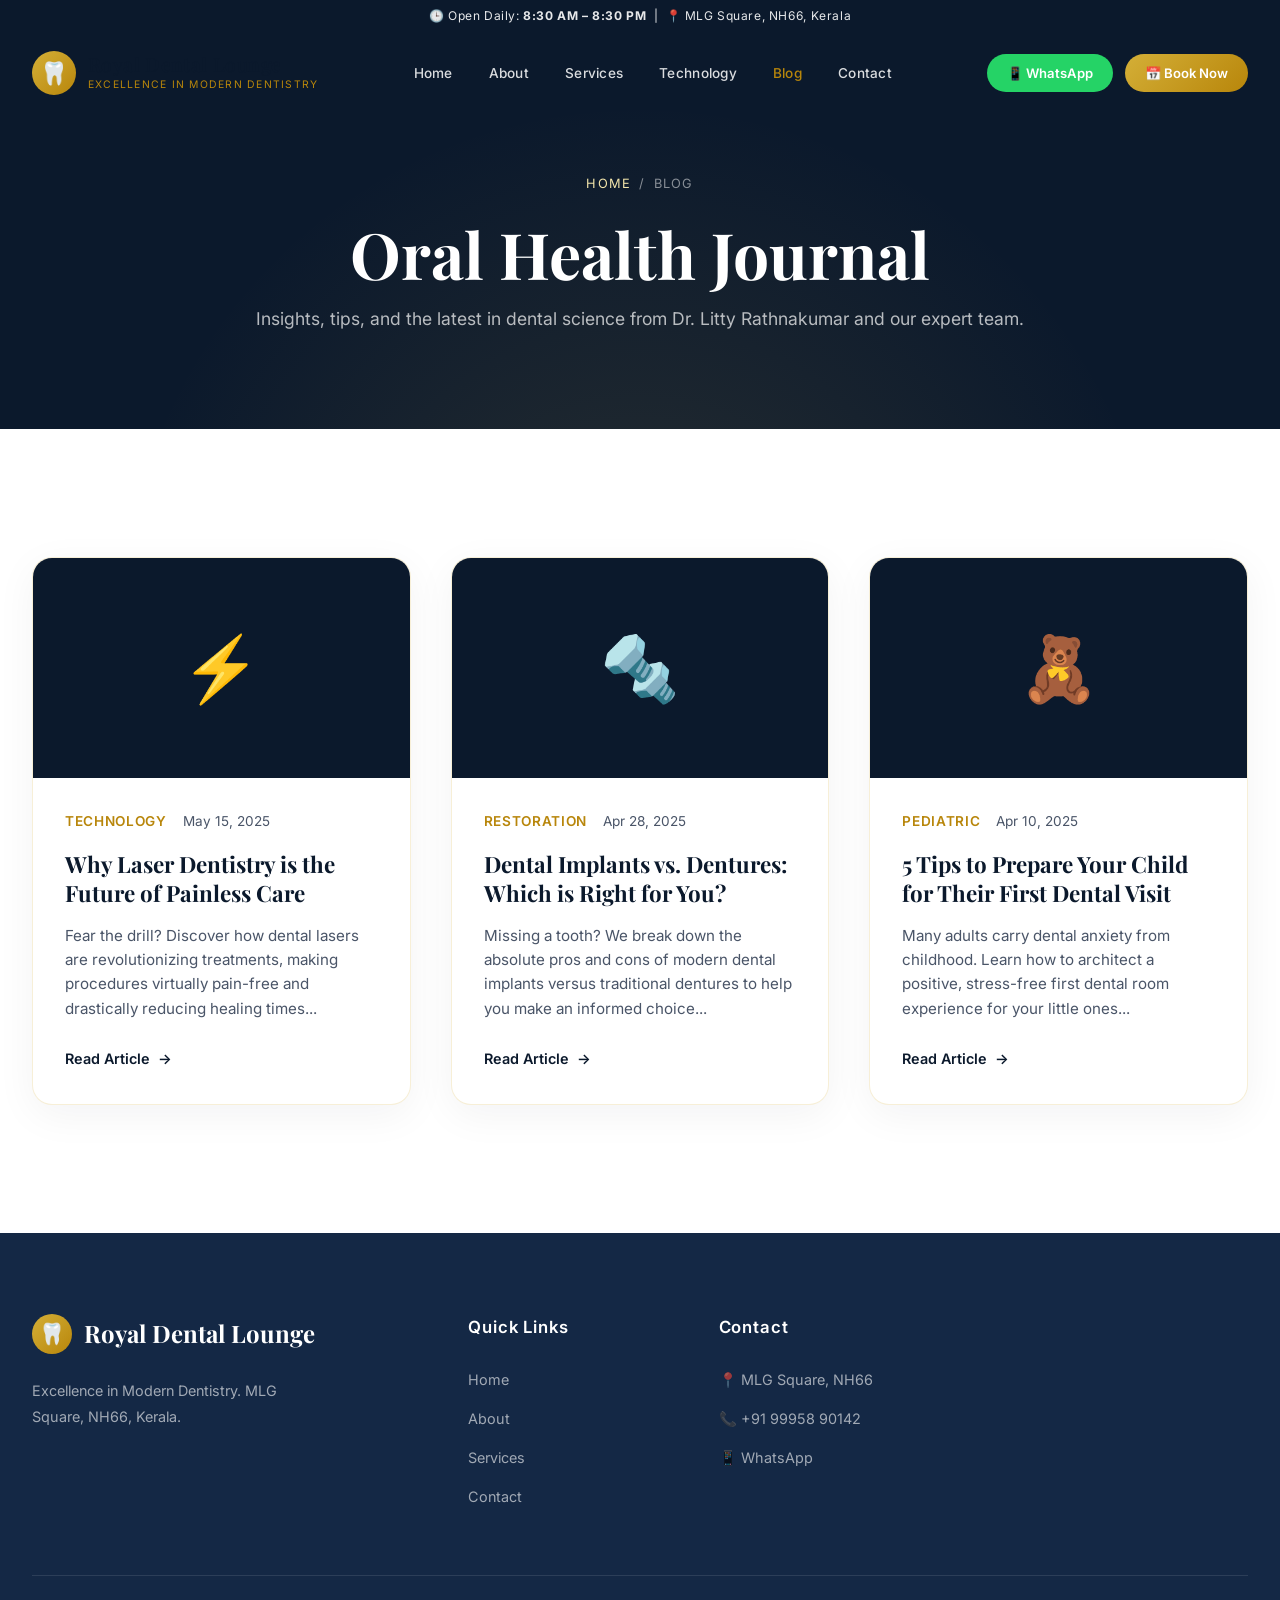
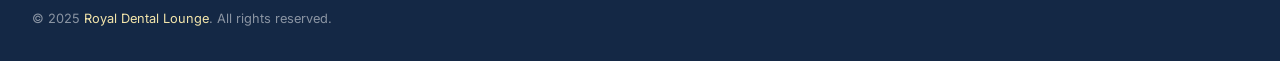
<file: royal-dental-lounge/pages/blog.html>
<!DOCTYPE html>
<html lang="en">

<head>
    <meta charset="UTF-8" />
    <meta name="viewport" content="width=device-width, initial-scale=1.0" />
    <title>Dental Blog – Royal Dental Lounge | Oral Health Tips Kerala</title>
    <meta name="description"
        content="Read the latest oral health tips, dental news, and treatment guides from Dr. Litty Rathnakumar at Royal Dental Lounge." />
    <link rel="stylesheet" href="../css/style.css" />
    <link rel="icon" type="image/svg+xml"
        href="data:image/svg+xml,<svg xmlns='http://www.w3.org/2000/svg' viewBox='0 0 32 32'><text y='26' font-size='28'>🦷</text></svg>" />
    <style>
        .blog-card {
            background: white;
            border-radius: var(--radius-lg);
            overflow: hidden;
            box-shadow: var(--shadow-card);
            border: 1px solid var(--border);
            transition: var(--transition);
        }

        .blog-card:hover {
            transform: translateY(-5px);
            box-shadow: 0 16px 40px rgba(0, 0, 0, 0.08);
        }

        .blog-img {
            width: 100%;
            height: 220px;
            object-fit: cover;
            background: var(--navy);
            display: flex;
            align-items: center;
            justify-content: center;
            font-size: 4rem;
        }

        .blog-content {
            padding: 2rem;
        }

        .blog-meta {
            font-size: 0.85rem;
            color: var(--text-secondary);
            margin-bottom: 1rem;
            display: flex;
            gap: 1rem;
            align-items: center;
        }

        .blog-category {
            color: var(--gold-dark);
            font-weight: 600;
            text-transform: uppercase;
            letter-spacing: 0.05em;
        }

        .blog-title {
            font-family: var(--font-serif);
            font-size: 1.4rem;
            color: var(--navy);
            margin-bottom: 1rem;
            line-height: 1.3;
        }

        .blog-title a {
            color: inherit;
            text-decoration: none;
            transition: var(--transition);
        }

        .blog-title a:hover {
            color: var(--teal);
        }

        .blog-excerpt {
            color: var(--text-secondary);
            font-size: 0.95rem;
            line-height: 1.6;
            margin-bottom: 1.5rem;
        }

        .read-more {
            display: inline-flex;
            align-items: center;
            gap: 0.5rem;
            color: var(--navy);
            font-weight: 600;
            text-decoration: none;
            font-size: 0.9rem;
            transition: var(--transition);
        }

        .read-more::after {
            content: '→';
            transition: transform 0.3s;
        }

        .read-more:hover {
            color: var(--teal);
        }

        .read-more:hover::after {
            transform: translateX(5px);
        }
    </style>
</head>

<body>
    <div class="hours-strip">
        🕒 Open Daily: <strong>8:30 AM – 8:30 PM</strong> &nbsp;|&nbsp; 📍 MLG Square, NH66, Kerala
    </div>

    <!-- Navigation -->
    <nav class="nav scrolled" role="navigation" aria-label="Main Navigation">
        <div class="nav-inner">
            <a href="../index.html" class="nav-logo">
                <div class="nav-logo-icon">🦷</div>
                <div class="nav-logo-text">
                    <span class="nav-logo-name" style="color:var(--navy);">Royal Dental Lounge</span>
                    <span class="nav-logo-sub" style="color:var(--gold-dark);">Excellence in Modern Dentistry</span>
                </div>
            </a>
            <div class="nav-links">
                <a href="../index.html">Home</a>
                <a href="about.html">About</a>
                <a href="services.html">Services</a>
                <a href="technology.html">Technology</a>
                <a href="blog.html" style="color:var(--gold-dark);">Blog</a>
                <a href="contact.html">Contact</a>
            </div>
            <div class="nav-cta">
                <a href="https://wa.me/919995890142" class="btn-nav-wa" target="_blank" rel="noopener">📱 WhatsApp</a>
                <a href="contact.html#appointment" class="btn-nav-book">📅 Book Now</a>
            </div>
            <button class="hamburger" id="hamburger-btn" aria-label="Open menu">
                <span></span><span></span><span></span>
            </button>
        </div>
    </nav>

    <!-- Mobile Menu Overlay -->
    <div class="mobile-menu" id="mobile-menu">
        <button class="mobile-menu-close" id="mobile-close-btn">✕</button>
        <a href="../index.html">Home</a>
        <a href="about.html">About</a>
        <a href="services.html">Services</a>
        <a href="technology.html">Technology</a>
        <a href="blog.html">Blog</a>
        <a href="contact.html">Contact</a>
        <a href="contact.html#appointment" class="mobile-btn">📅 Book Appointment</a>
    </div>

    <!-- Inner Page Hero -->
    <div class="page-hero">
        <div class="page-hero-content">
            <div class="breadcrumb"><a href="../index.html">Home</a> <span>/</span> Blog</div>
            <h1>Oral Health Journal</h1>
            <p>Insights, tips, and the latest in dental science from Dr. Litty Rathnakumar and our expert team.</p>
        </div>
    </div>

    <section class="section">
        <div class="container">
            <div style="display:grid; grid-template-columns:repeat(auto-fill, minmax(320px, 1fr)); gap:2.5rem;">

                <!-- Post 1 -->
                <article class="blog-card animate-on-scroll">
                    <div class="blog-img">⚡</div>
                    <div class="blog-content">
                        <div class="blog-meta">
                            <span class="blog-category">Technology</span>
                            <span>May 15, 2025</span>
                        </div>
                        <h2 class="blog-title"><a href="#">Why Laser Dentistry is the Future of Painless Care</a></h2>
                        <p class="blog-excerpt">Fear the drill? Discover how dental lasers are revolutionizing
                            treatments, making procedures virtually pain-free and drastically reducing healing times...
                        </p>
                        <a href="#" class="read-more">Read Article</a>
                    </div>
                </article>

                <!-- Post 2 -->
                <article class="blog-card animate-on-scroll">
                    <div class="blog-img">🔩</div>
                    <div class="blog-content">
                        <div class="blog-meta">
                            <span class="blog-category">Restoration</span>
                            <span>Apr 28, 2025</span>
                        </div>
                        <h2 class="blog-title"><a href="#">Dental Implants vs. Dentures: Which is Right for You?</a>
                        </h2>
                        <p class="blog-excerpt">Missing a tooth? We break down the absolute pros and cons of modern
                            dental implants versus traditional dentures to help you make an informed choice...</p>
                        <a href="#" class="read-more">Read Article</a>
                    </div>
                </article>

                <!-- Post 3 -->
                <article class="blog-card animate-on-scroll">
                    <div class="blog-img">🧸</div>
                    <div class="blog-content">
                        <div class="blog-meta">
                            <span class="blog-category">Pediatric</span>
                            <span>Apr 10, 2025</span>
                        </div>
                        <h2 class="blog-title"><a href="#">5 Tips to Prepare Your Child for Their First Dental Visit</a>
                        </h2>
                        <p class="blog-excerpt">Many adults carry dental anxiety from childhood. Learn how to architect
                            a positive, stress-free first dental room experience for your little ones...</p>
                        <a href="#" class="read-more">Read Article</a>
                    </div>
                </article>

            </div>
        </div>
    </section>

    <!-- Footer -->
    <footer class="footer">
        <div class="footer-grid">
            <div class="footer-brand">
                <div class="footer-brand-logo">
                    <div class="footer-brand-logo-icon">🦷</div>
                    <h3>Royal Dental Lounge</h3>
                </div>
                <p>Excellence in Modern Dentistry. MLG Square, NH66, Kerala.</p>
            </div>

            <div class="footer-col">
                <h4>Quick Links</h4>
                <ul>
                    <li><a href="../index.html">Home</a></li>
                    <li><a href="about.html">About</a></li>
                    <li><a href="services.html">Services</a></li>
                    <li><a href="contact.html">Contact</a></li>
                </ul>
            </div>

            <div class="footer-col">
                <h4>Contact</h4>
                <ul>
                    <li><a href="#">📍 MLG Square, NH66</a></li>
                    <li><a href="tel:+919995890142">📞 +91 99958 90142</a></li>
                    <li><a href="https://wa.me/919995890142" target="_blank" rel="noopener">📱 WhatsApp</a></li>
                </ul>
            </div>
        </div>
        <div class="footer-bottom">
            <span>&copy; 2025 <span class="gold">Royal Dental Lounge</span>. All rights reserved.</span>
        </div>
    </footer>

    <script src="../js/main.js"></script>
</body>

</html>
</file>
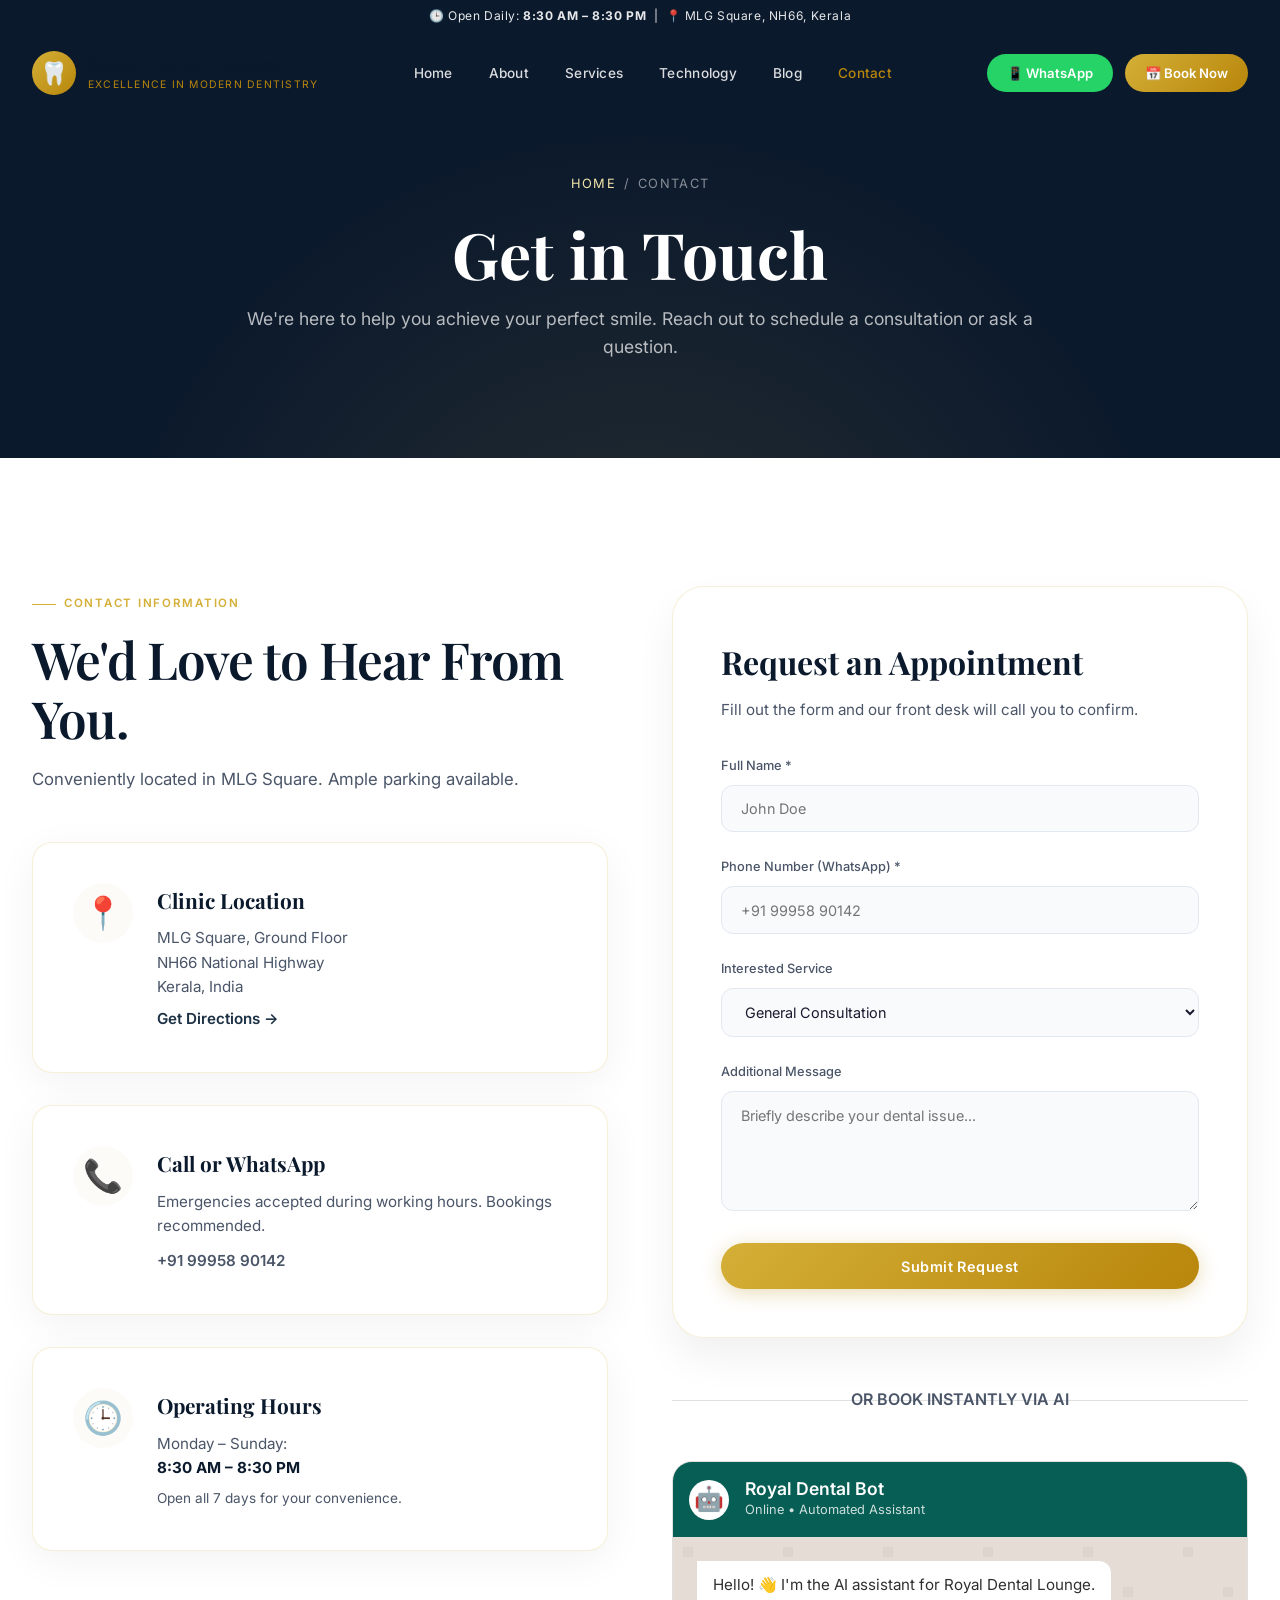
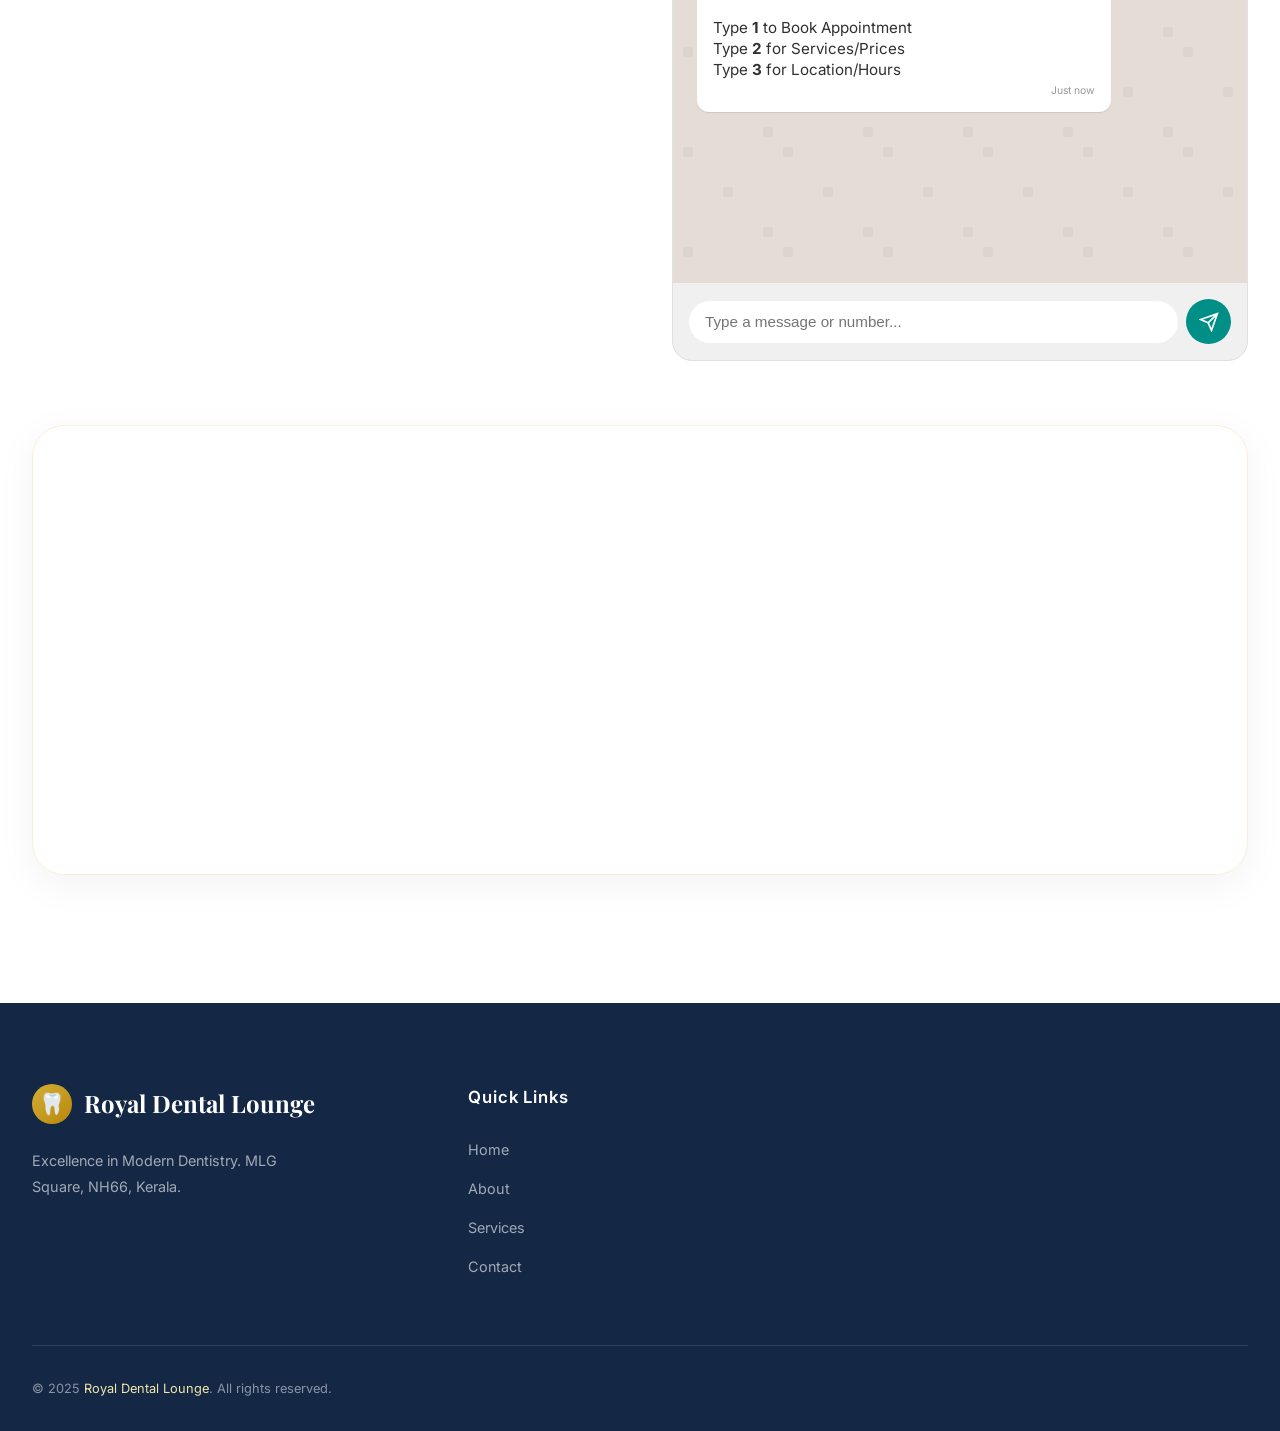
<file: royal-dental-lounge/pages/contact.html>
<!DOCTYPE html>
<html lang="en">

<head>
    <meta charset="UTF-8" />
    <meta name="viewport" content="width=device-width, initial-scale=1.0" />
    <title>Contact & Book Appointment – Royal Dental Lounge | MLG Square</title>
    <meta name="description"
        content="Contact Royal Dental Lounge in MLG Square, Kerala. Book an appointment online, chat with our AI WhatsApp bot, or find directions to our premium clinic." />
    <!-- Global CSS -->
    <link rel="stylesheet" href="../css/style.css" />
    <link rel="icon" type="image/svg+xml"
        href="data:image/svg+xml,<svg xmlns='http://www.w3.org/2000/svg' viewBox='0 0 32 32'><text y='26' font-size='28'>🦷</text></svg>" />
    <style>
        .contact-grid {
            display: grid;
            grid-template-columns: 1fr 1fr;
            gap: 4rem;
        }

        @media(max-width: 900px) {
            .contact-grid {
                grid-template-columns: 1fr;
            }
        }

        .contact-info-card {
            background: white;
            padding: 2.5rem;
            border-radius: var(--radius-lg);
            box-shadow: var(--shadow-card);
            border: 1px solid var(--border);
            margin-bottom: 2rem;
            display: flex;
            gap: 1.5rem;
            align-items: flex-start;
        }

        .info-icon {
            font-size: 2rem;
            background: var(--cream);
            width: 60px;
            height: 60px;
            display: flex;
            align-items: center;
            justify-content: center;
            border-radius: 50%;
            flex-shrink: 0;
            color: var(--teal);
        }

        .info-text h3 {
            font-family: var(--font-serif);
            font-size: 1.3rem;
            color: var(--navy);
            margin-bottom: 0.5rem;
        }

        .info-text p,
        .info-text a {
            color: var(--text-secondary);
            font-size: 0.95rem;
            line-height: 1.6;
            text-decoration: none;
        }

        .info-text a:hover {
            color: var(--gold-dark);
            text-decoration: underline;
        }

        .form-container {
            background: white;
            padding: 3rem;
            border-radius: var(--radius-xl);
            box-shadow: 0 20px 40px rgba(0, 0, 0, 0.06);
            border: 1px solid var(--border);
        }

        .form-title {
            font-family: var(--font-serif);
            font-size: 2rem;
            color: var(--navy);
            margin-bottom: 0.5rem;
        }

        .form-sub {
            color: var(--text-secondary);
            margin-bottom: 2rem;
            font-size: 0.95rem;
        }

        .form-group {
            margin-bottom: 1.5rem;
        }

        .form-label {
            display: block;
            margin-bottom: 0.5rem;
            font-weight: 500;
            color: var(--navy);
            font-size: 0.9rem;
        }

        .form-control {
            width: 100%;
            padding: 1rem 1.2rem;
            border: 1px solid #ced4da;
            border-radius: var(--radius-md);
            font-family: inherit;
            font-size: 1rem;
            transition: var(--transition);
            background: #f8f9fa;
        }

        .form-control:focus {
            outline: none;
            border-color: var(--teal);
            box-shadow: 0 0 0 3px rgba(13, 110, 253, 0.1);
            background: white;
        }

        textarea.form-control {
            resize: vertical;
            min-height: 120px;
        }

        .map-container {
            width: 100%;
            height: 450px;
            border-radius: var(--radius-xl);
            overflow: hidden;
            box-shadow: var(--shadow-card);
            border: 1px solid var(--border);
            margin-top: 4rem;
        }

        /* Chat Widget Styles */
        .chat-widget-demo {
            border: 1px solid #e0e0e0;
            border-radius: var(--radius-lg);
            overflow: hidden;
            display: flex;
            flex-direction: column;
            height: 500px;
            background: #e5ddd5;
            /* Typical WhatsApp BG */
            position: relative;
        }

        .chat-header {
            background: #075E54;
            color: white;
            padding: 1rem;
            display: flex;
            align-items: center;
            gap: 1rem;
        }

        .chat-avatar {
            width: 40px;
            height: 40px;
            background: white;
            border-radius: 50%;
            display: flex;
            align-items: center;
            justify-content: center;
            font-size: 1.5rem;
        }

        .chat-title {
            font-weight: 600;
            font-size: 1.1rem;
            line-height: 1.2;
        }

        .chat-subtitle {
            font-size: 0.8rem;
            opacity: 0.8;
        }

        .chat-body {
            flex: 1;
            padding: 1.5rem;
            overflow-y: auto;
            display: flex;
            flex-direction: column;
            gap: 1rem;
            background-image: url("data:image/svg+xml,%3Csvg width='100' height='100' viewBox='0 0 100 100' xmlns='http://www.w3.org/2000/svg'%3E%3Cpath d='M10 10h10v10H10zM50 50h10v10H50zM90 90h10v10H90z' fill='%23d0c9c3' fill-opacity='0.4' fill-rule='evenodd'/%3E%3C/svg%3E");
        }

        .msg {
            max-width: 80%;
            padding: 0.8rem 1rem;
            border-radius: 12px;
            font-size: 0.95rem;
            line-height: 1.4;
            position: relative;
            box-shadow: 0 1px 1px rgba(0, 0, 0, 0.1);
        }

        .msg-bot {
            background: white;
            align-self: flex-start;
            border-top-left-radius: 0;
            color: #303030;
        }

        .msg-user {
            background: #dcf8c6;
            align-self: flex-end;
            border-top-right-radius: 0;
            color: #303030;
        }

        .msg-time {
            font-size: 0.65rem;
            color: #999;
            text-align: right;
            margin-top: 4px;
            display: block;
        }

        .chat-input-area {
            background: #f0f0f0;
            padding: 1rem;
            display: flex;
            gap: 0.5rem;
            align-items: center;
        }

        .chat-input-area input {
            flex: 1;
            padding: 0.8rem 1rem;
            border-radius: 30px;
            border: none;
            outline: none;
            font-size: 0.95rem;
        }

        .chat-send-btn {
            background: #008f86;
            color: white;
            border: none;
            width: 45px;
            height: 45px;
            border-radius: 50%;
            cursor: pointer;
            display: flex;
            align-items: center;
            justify-content: center;
            transition: background 0.2s;
        }

        .chat-send-btn:hover {
            background: #00766e;
        }
    </style>
</head>

<body>
    <div class="hours-strip">
        🕒 Open Daily: <strong>8:30 AM – 8:30 PM</strong> &nbsp;|&nbsp; 📍 MLG Square, NH66, Kerala
    </div>

    <!-- Navigation -->
    <nav class="nav scrolled" role="navigation" aria-label="Main Navigation">
        <div class="nav-inner">
            <a href="../index.html" class="nav-logo">
                <div class="nav-logo-icon">🦷</div>
                <div class="nav-logo-text">
                    <span class="nav-logo-name" style="color:var(--navy);">Royal Dental Lounge</span>
                    <span class="nav-logo-sub" style="color:var(--gold-dark);">Excellence in Modern Dentistry</span>
                </div>
            </a>
            <div class="nav-links">
                <a href="../index.html">Home</a>
                <a href="about.html">About</a>
                <a href="services.html">Services</a>
                <a href="technology.html">Technology</a>
                <a href="blog.html">Blog</a>
                <a href="contact.html" style="color:var(--gold-dark);">Contact</a>
            </div>
            <div class="nav-cta">
                <a href="https://wa.me/919995890142" class="btn-nav-wa" target="_blank" rel="noopener">📱 WhatsApp</a>
                <a href="#appointment" class="btn-nav-book">📅 Book Now</a>
            </div>
            <button class="hamburger" id="hamburger-btn" aria-label="Open menu">
                <span></span><span></span><span></span>
            </button>
        </div>
    </nav>

    <!-- Mobile Menu Overlay -->
    <div class="mobile-menu" id="mobile-menu">
        <button class="mobile-menu-close" id="mobile-close-btn">✕</button>
        <a href="../index.html">Home</a>
        <a href="about.html">About</a>
        <a href="services.html">Services</a>
        <a href="technology.html">Technology</a>
        <a href="blog.html">Blog</a>
        <a href="contact.html">Contact</a>
        <a href="#appointment" class="mobile-btn">📅 Book Appointment</a>
    </div>

    <!-- Inner Page Hero -->
    <div class="page-hero">
        <div class="page-hero-content">
            <div class="breadcrumb"><a href="../index.html">Home</a> <span>/</span> Contact</div>
            <h1>Get in Touch</h1>
            <p>We're here to help you achieve your perfect smile. Reach out to schedule a consultation or ask a
                question.</p>
        </div>
    </div>

    <section class="section" id="appointment">
        <div class="container">
            <div class="contact-grid">

                <!-- Contact Details & Map Info -->
                <div class="animate-on-scroll">
                    <div class="section-label">Contact Information</div>
                    <h2 class="section-title">We'd Love to Hear From You.</h2>
                    <p class="section-subtitle" style="margin-bottom:3rem;">Conveniently located in MLG Square. Ample
                        parking available.</p>

                    <div class="contact-info-card">
                        <div class="info-icon">📍</div>
                        <div class="info-text">
                            <h3>Clinic Location</h3>
                            <p>MLG Square, Ground Floor<br>NH66 National Highway<br>Kerala, India</p>
                            <a href="https://maps.google.com" target="_blank" rel="noopener"
                                style="display:inline-block; margin-top:0.5rem; font-weight:600; color:var(--teal);">Get
                                Directions →</a>
                        </div>
                    </div>

                    <div class="contact-info-card">
                        <div class="info-icon">📞</div>
                        <div class="info-text">
                            <h3>Call or WhatsApp</h3>
                            <p>Emergencies accepted during working hours. Bookings recommended.</p>
                            <p style="margin-top:0.5rem; font-weight:600; font-size:1.1rem; color:var(--navy);">
                                <a href="tel:+919995890142">+91 99958 90142</a>
                            </p>
                        </div>
                    </div>

                    <div class="contact-info-card">
                        <div class="info-icon">🕒</div>
                        <div class="info-text">
                            <h3>Operating Hours</h3>
                            <p>Monday – Sunday:<br><strong style="color:var(--navy);">8:30 AM – 8:30 PM</strong></p>
                            <p style="margin-top:0.5rem; font-size:0.85rem;">Open all 7 days for your convenience.</p>
                        </div>
                    </div>
                </div>

                <!-- Forms and Chat -->
                <div class="animate-on-scroll">
                    <!-- Standard Web Form -->
                    <div class="form-container">
                        <h2 class="form-title">Request an Appointment</h2>
                        <p class="form-sub">Fill out the form and our front desk will call you to confirm.</p>

                        <form id="appointment-form">
                            <div class="form-group">
                                <label class="form-label" for="name">Full Name *</label>
                                <input type="text" id="name" class="form-control" placeholder="John Doe" required>
                            </div>
                            <div class="form-group">
                                <label class="form-label" for="phone">Phone Number (WhatsApp) *</label>
                                <input type="tel" id="phone" class="form-control" placeholder="+91 99958 90142" required>
                            </div>
                            <div class="form-group">
                                <label class="form-label" for="service">Interested Service</label>
                                <select id="service" class="form-control">
                                    <option value="">General Consultation</option>
                                    <option value="laser">Laser Dentistry</option>
                                    <option value="implant">Dental Implants</option>
                                    <option value="rct">Root Canal Treatment</option>
                                    <option value="cosmetic">Cosmetic / Smile Design</option>
                                    <option value="pain">Tooth Pain / Emergency</option>
                                </select>
                            </div>
                            <div class="form-group">
                                <label class="form-label" for="message">Additional Message</label>
                                <textarea id="message" class="form-control"
                                    placeholder="Briefly describe your dental issue..."></textarea>
                            </div>
                            <button type="submit" class="btn-primary" style="width:100%; justify-content:center;">Submit
                                Request</button>
                        </form>
                    </div>

                    <!-- OR Divider -->
                    <div style="text-align:center; position:relative; margin: 3rem 0;">
                        <hr
                            style="border:none; border-top:1px solid #e0e0e0; position:absolute; top:50%; width:100%; z-index:1;">
                        <span
                            style="background:var(--bg-light); padding:0 1rem; position:relative; z-index:2; color:var(--text-secondary); font-weight:600;">OR
                            BOOK INSTANTLY VIA AI</span>
                    </div>

                    <!-- WhatsApp AI Bot Demo UI -->
                    <div class="chat-widget-demo">
                        <div class="chat-header">
                            <div class="chat-avatar">🤖</div>
                            <div>
                                <div class="chat-title">Royal Dental Bot</div>
                                <div class="chat-subtitle">Online • Automated Assistant</div>
                            </div>
                        </div>
                        <div class="chat-body" id="chat-body">
                            <div class="msg msg-bot">
                                Hello! 👋 I'm the AI assistant for Royal Dental Lounge.<br><br>Type <strong>1</strong>
                                to Book Appointment<br>Type <strong>2</strong> for Services/Prices<br>Type
                                <strong>3</strong> for Location/Hours
                                <span class="msg-time">Just now</span>
                            </div>
                        </div>
                        <div class="chat-input-area">
                            <input type="text" id="chat-input" placeholder="Type a message or number..."
                                aria-label="Type message">
                            <button class="chat-send-btn" id="chat-send-btn" aria-label="Send message">
                                <!-- Send icon SVG -->
                                <svg fill="none" stroke="currentColor" stroke-width="2" viewBox="0 0 24 24" width="20"
                                    height="20">
                                    <path d="M22 2L11 13M22 2l-7 20-4-9-9-4 20-7z"></path>
                                </svg>
                            </button>
                        </div>
                        <!-- Absolute overlay for non-functional demo click -->
                        <a href="https://wa.me/919995890142" target="_blank" rel="noopener"
                            style="position:absolute; top:0; left:0; width:100%; height:100%; z-index:10; background:rgba(255,255,255,0); cursor:pointer;"
                            title="Tap to open real WhatsApp"></a>
                    </div>
                </div>

            </div>

            <!-- Full Width Google Map iframe -->
            <div class="map-container animate-on-scroll">
                <!-- Replace src with actual Google Maps embed link -->
                <iframe
                    src="https://www.google.com/maps/embed?pb=!1m18!1m12!1m3!1d3928.847585098904!2d76.3218!3d10.0384!2m3!1f0!2f0!3f0!3m2!1i1024!2i768!4f13.1!3m3!1m2!1s0x0%3A0x0!2zMTDCsDAyJzE4LjIiTiA3NsKwMTknMTguNSJF!5e0!3m2!1sen!2sin!4v1620000000000!5m2!1sen!2sin"
                    width="100%" height="100%" style="border:0;" allowfullscreen="" loading="lazy"></iframe>
            </div>

        </div>
    </section>

    <!-- Footer -->
    <footer class="footer">
        <div class="footer-grid">
            <div class="footer-brand">
                <div class="footer-brand-logo">
                    <div class="footer-brand-logo-icon">🦷</div>
                    <h3>Royal Dental Lounge</h3>
                </div>
                <p>Excellence in Modern Dentistry. MLG Square, NH66, Kerala.</p>
            </div>

            <div class="footer-col">
                <h4>Quick Links</h4>
                <ul>
                    <li><a href="../index.html">Home</a></li>
                    <li><a href="about.html">About</a></li>
                    <li><a href="services.html">Services</a></li>
                    <li><a href="contact.html">Contact</a></li>
                </ul>
            </div>
        </div>
        <div class="footer-bottom">
            <span>&copy; 2025 <span class="gold">Royal Dental Lounge</span>. All rights reserved.</span>
        </div>
    </footer>

    <script src="../js/main.js"></script>
</body>

</html>
</file>
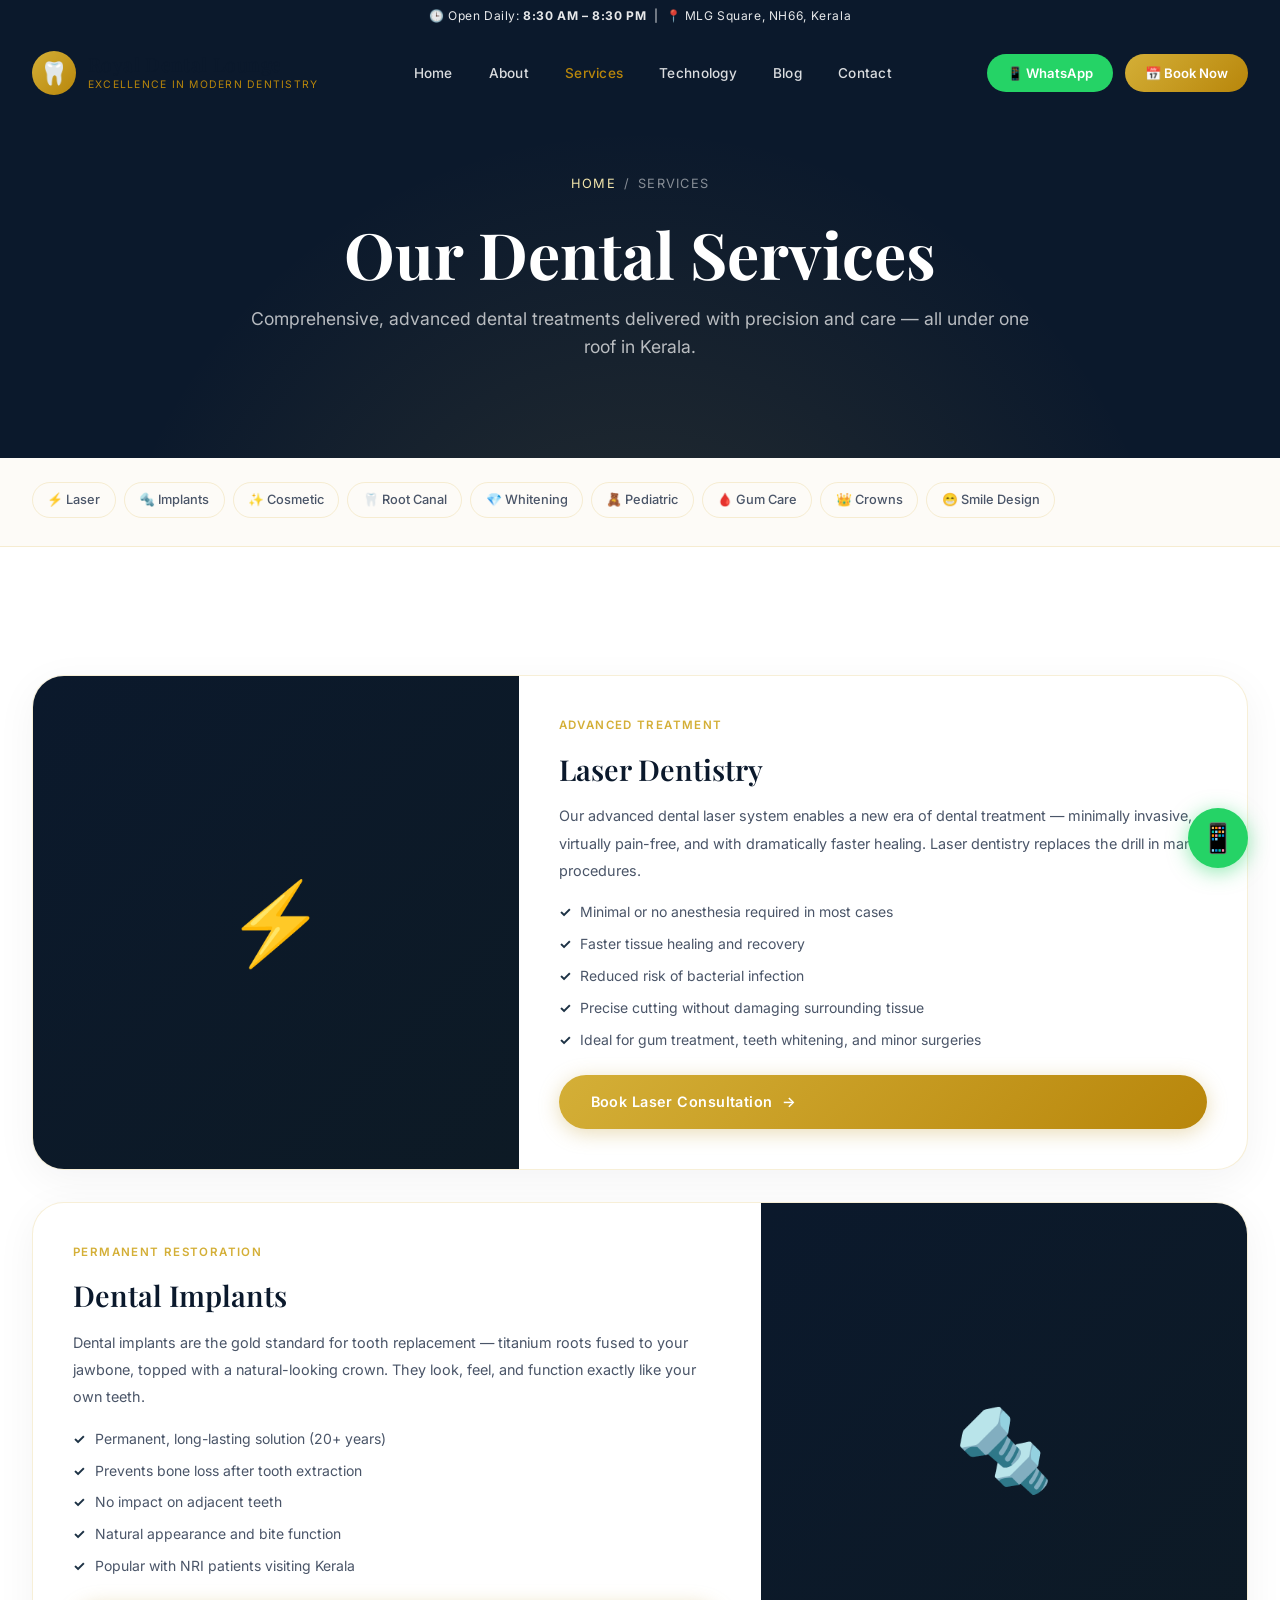
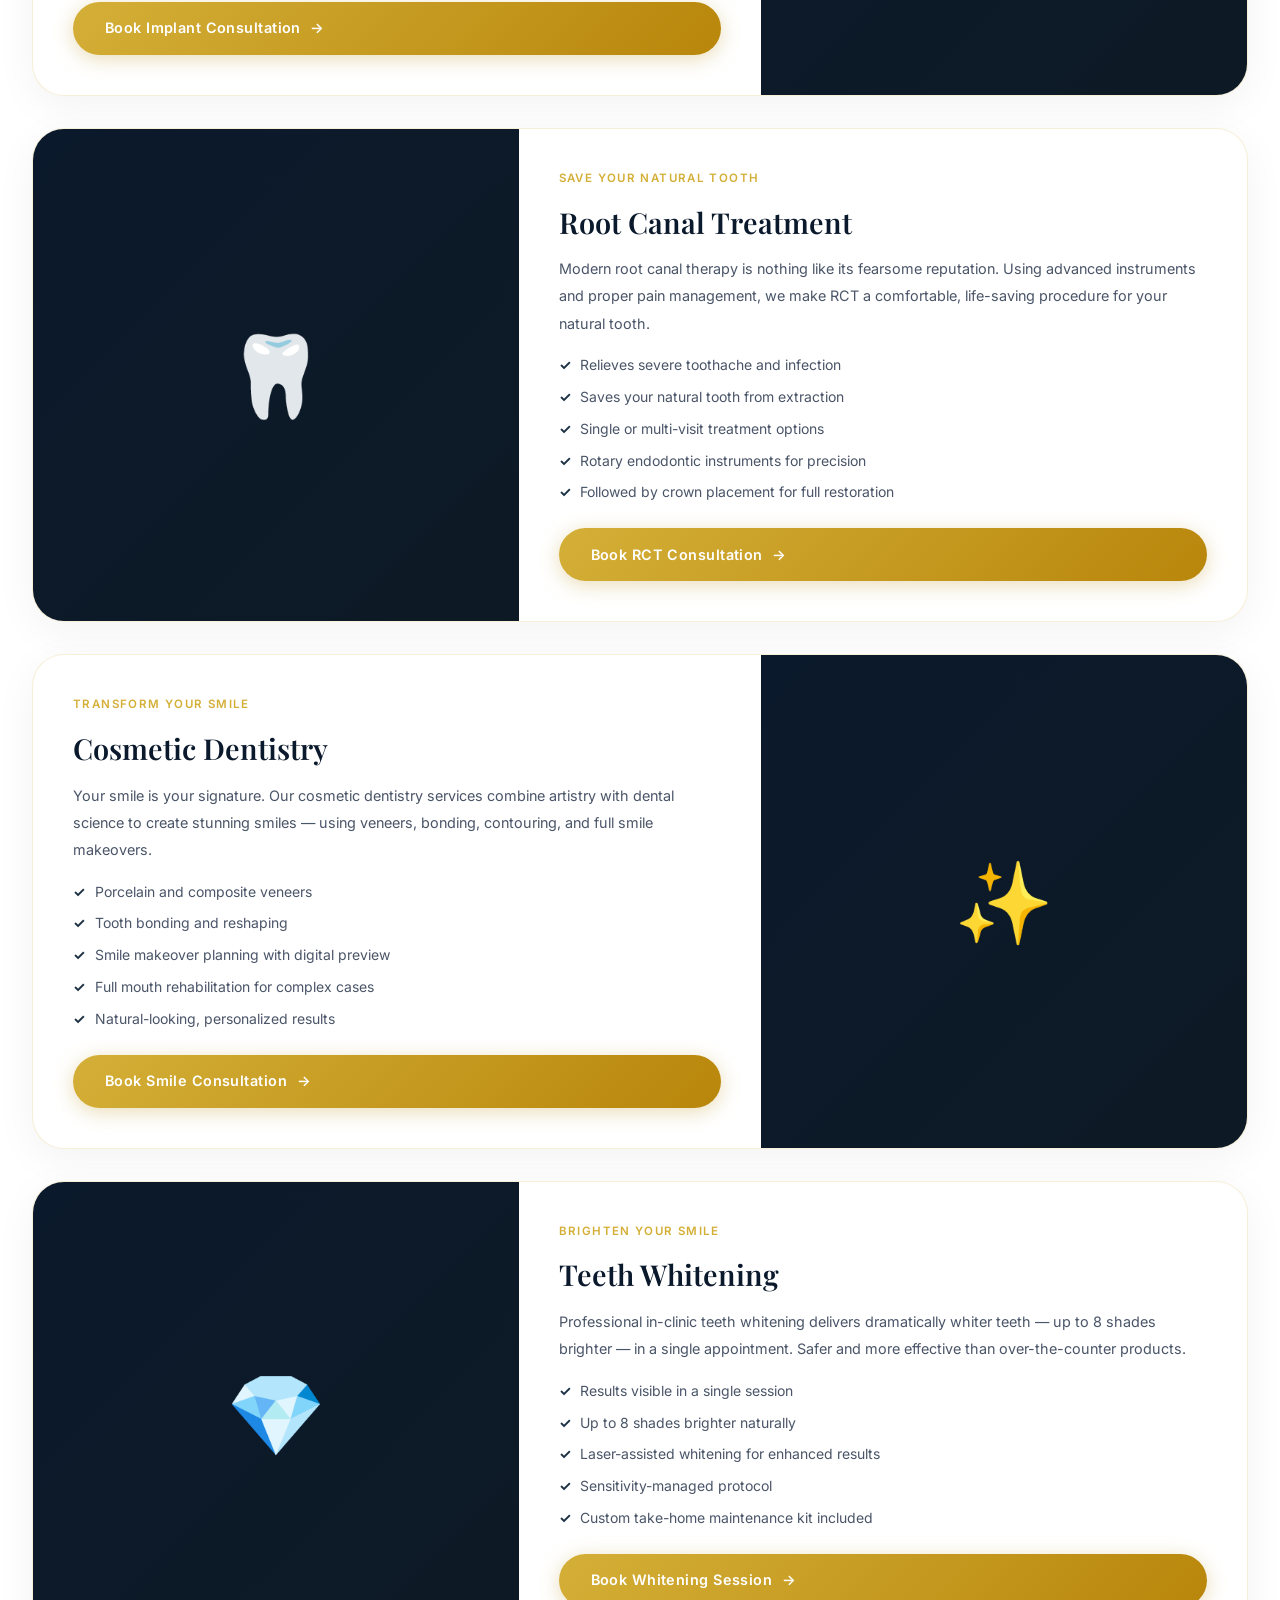
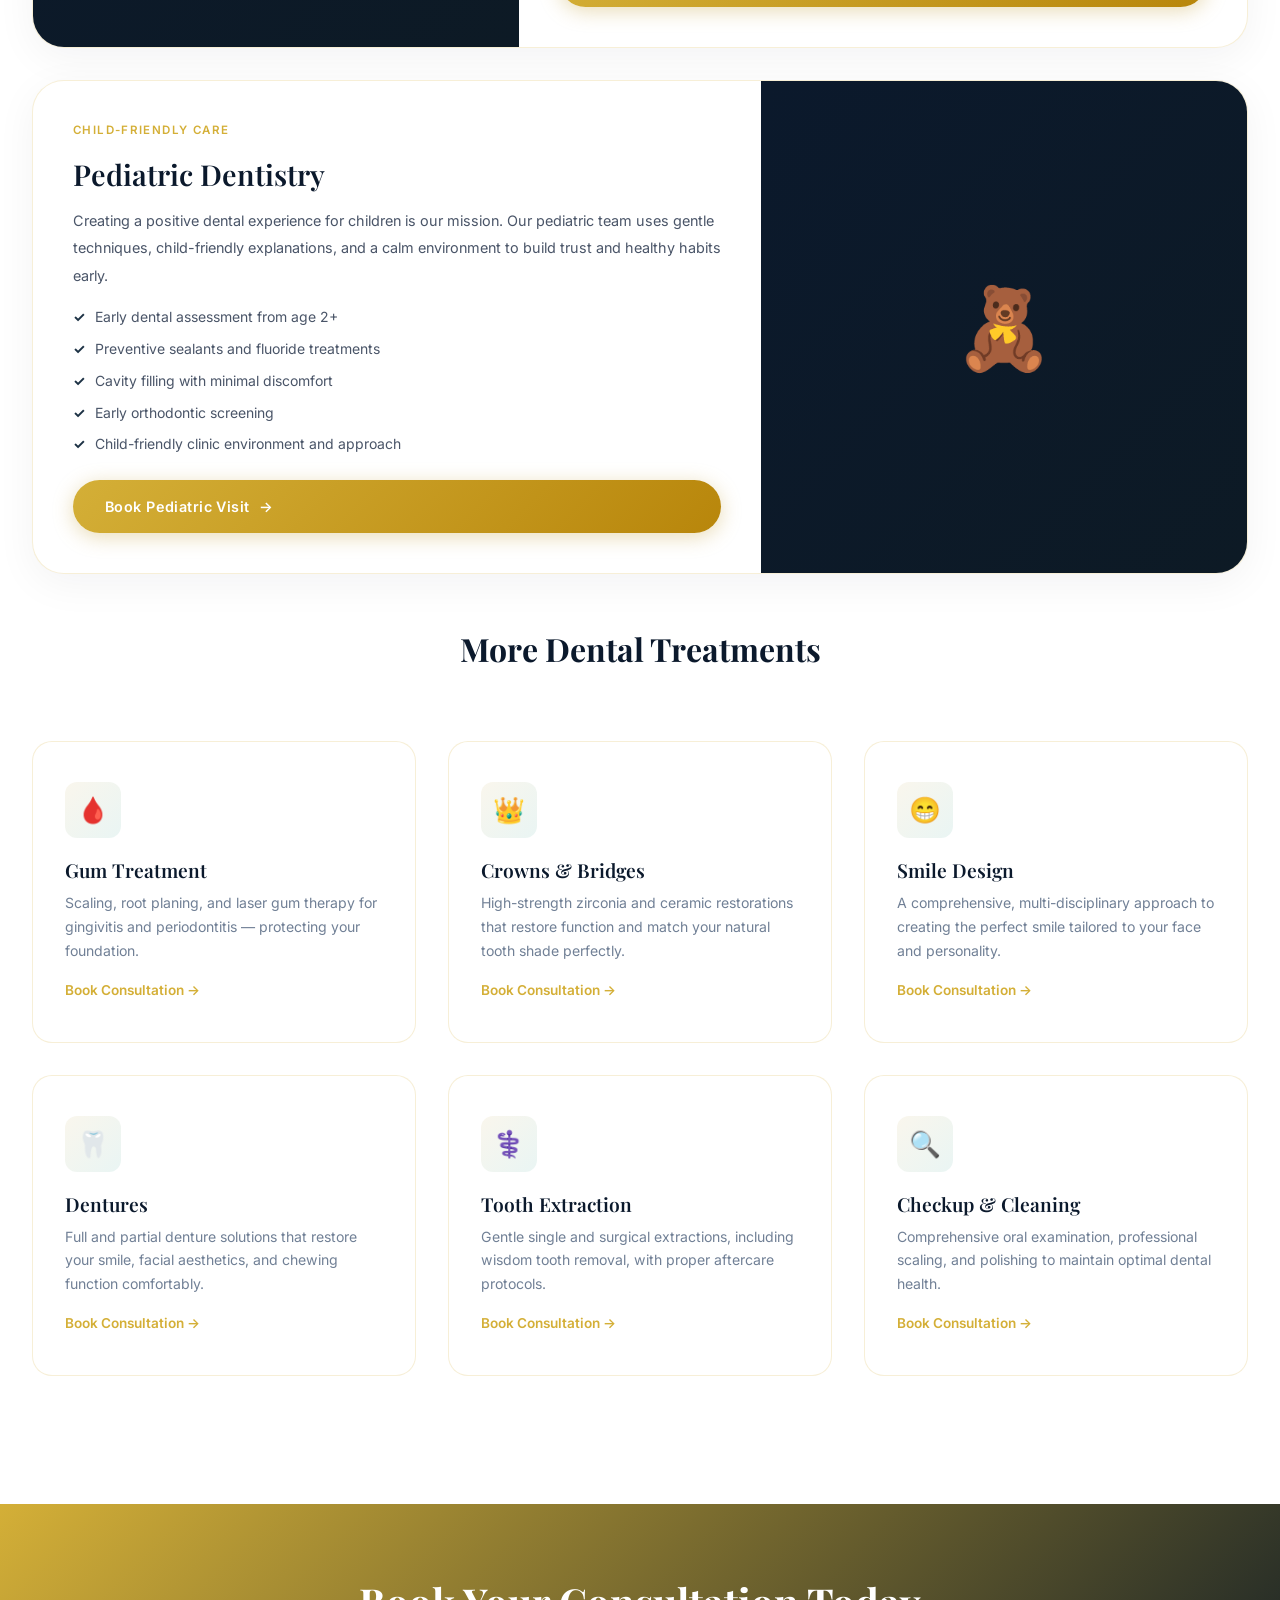
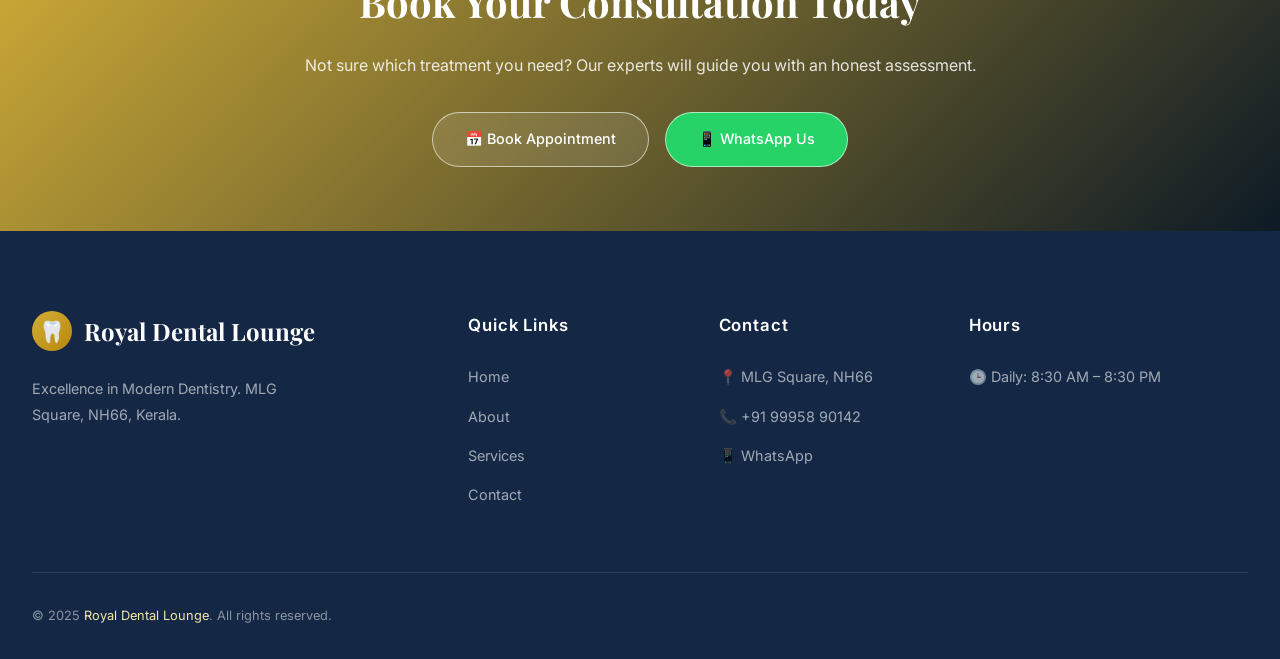
<file: royal-dental-lounge/pages/services.html>
<!DOCTYPE html>
<html lang="en">

<head>
    <meta charset="UTF-8" />
    <meta name="viewport" content="width=device-width, initial-scale=1.0" />
    <title>Dental Services – Royal Dental Lounge | Advanced Treatments Kerala</title>
    <meta name="description"
        content="Comprehensive dental services at Royal Dental Lounge: laser dentistry, implants, root canal, cosmetic dentistry, teeth whitening, pediatric dentistry, gum treatment and more in Kerala." />
    <!-- Global CSS -->
    <link rel="stylesheet" href="../css/style.css" />
    <link rel="icon" type="image/svg+xml"
        href="data:image/svg+xml,<svg xmlns='http://www.w3.org/2000/svg' viewBox='0 0 32 32'><text y='26' font-size='28'>🦷</text></svg>" />
    <style>
        .service-detail-card {
            background: white;
            border: 1px solid var(--border);
            border-radius: var(--radius-xl);
            overflow: hidden;
            box-shadow: var(--shadow-card);
            display: grid;
            grid-template-columns: 1fr 1.5fr;
            margin-bottom: 2rem;
            transition: var(--transition);
        }

        .service-detail-card:hover {
            box-shadow: 0 16px 60px rgba(0, 0, 0, 0.12);
        }

        .service-detail-card.reverse {
            direction: rtl;
        }

        .service-detail-card.reverse>* {
            direction: ltr;
        }

        .service-detail-img {
            background: linear-gradient(135deg, var(--navy), var(--teal-dark));
            display: flex;
            align-items: center;
            justify-content: center;
            font-size: 5rem;
            min-height: 280px;
        }

        .service-detail-body {
            padding: 2.5rem;
            display: flex;
            flex-direction: column;
            gap: 1rem;
        }

        .service-detail-tag {
            font-size: 0.72rem;
            font-weight: 600;
            color: var(--gold);
            text-transform: uppercase;
            letter-spacing: 0.12em;
        }

        .service-detail-title {
            font-family: var(--font-serif);
            font-size: 1.8rem;
            font-weight: 600;
            color: var(--navy);
            line-height: 1.2;
        }

        .service-detail-desc {
            font-size: 0.9rem;
            color: var(--text-secondary);
            line-height: 1.9;
        }

        .service-detail-benefits {
            display: flex;
            flex-direction: column;
            gap: 0.5rem;
        }

        .benefit-item {
            display: flex;
            align-items: center;
            gap: 0.6rem;
            font-size: 0.875rem;
            color: var(--text-secondary);
        }

        .benefit-item::before {
            content: '✓';
            color: var(--teal);
            font-weight: 700;
        }

        @media (max-width:768px) {
            .service-detail-card {
                grid-template-columns: 1fr;
            }

            .service-detail-card.reverse {
                direction: ltr;
            }
        }
    </style>
</head>

<body>
    <div class="hours-strip">
        🕒 Open Daily: <strong>8:30 AM – 8:30 PM</strong> &nbsp;|&nbsp; 📍 MLG Square, NH66, Kerala
    </div>

    <!-- Navigation -->
    <nav class="nav scrolled" role="navigation" aria-label="Main Navigation">
        <div class="nav-inner">
            <a href="../index.html" class="nav-logo">
                <div class="nav-logo-icon">🦷</div>
                <div class="nav-logo-text">
                    <span class="nav-logo-name" style="color:var(--navy);">Royal Dental Lounge</span>
                    <span class="nav-logo-sub" style="color:var(--gold-dark);">Excellence in Modern Dentistry</span>
                </div>
            </a>
            <div class="nav-links">
                <a href="../index.html">Home</a>
                <a href="about.html">About</a>
                <a href="services.html" style="color:var(--gold-dark);">Services</a>
                <a href="technology.html">Technology</a>
                <a href="blog.html">Blog</a>
                <a href="contact.html">Contact</a>
            </div>
            <div class="nav-cta">
                <a href="https://wa.me/919995890142" class="btn-nav-wa" target="_blank" rel="noopener">📱 WhatsApp</a>
                <a href="contact.html#appointment" class="btn-nav-book">📅 Book Now</a>
            </div>
            <button class="hamburger" id="hamburger-btn" aria-label="Open menu">
                <span></span><span></span><span></span>
            </button>
        </div>
    </nav>

    <!-- Mobile Menu Overlay -->
    <div class="mobile-menu" id="mobile-menu">
        <button class="mobile-menu-close" id="mobile-close-btn">✕</button>
        <a href="../index.html">Home</a>
        <a href="about.html">About</a>
        <a href="services.html">Services</a>
        <a href="technology.html">Technology</a>
        <a href="blog.html">Blog</a>
        <a href="contact.html">Contact</a>
        <a href="contact.html#appointment" class="mobile-btn">📅 Book Appointment</a>
    </div>

    <!-- Inner Page Hero -->
    <div class="page-hero">
        <div class="page-hero-content">
            <div class="breadcrumb"><a href="../index.html">Home</a> <span>/</span> Services</div>
            <h1>Our Dental Services</h1>
            <p>Comprehensive, advanced dental treatments delivered with precision and care — all under one roof in
                Kerala.</p>
        </div>
    </div>

    <!-- Quick Navigation Bar -->
    <div
        style="background:var(--cream); padding:1.5rem 2rem; border-bottom:1px solid var(--border); position:sticky; top:0; z-index:100;">
        <div
            style="max-width:1280px; margin:0 auto; display:flex; gap:0.5rem; overflow-x:auto; padding-bottom:0.25rem;">
            <a href="#laser"
                style="white-space:nowrap; font-size:0.8rem; font-weight:500; color:var(--text-secondary); padding:0.4rem 0.9rem; border:1px solid var(--border); border-radius:50px; transition:var(--transition);"
                onmouseover="this.style.borderColor='var(--gold)'; this.style.color='var(--gold)'"
                onmouseout="this.style.borderColor='var(--border)'; this.style.color='var(--text-secondary)'">⚡
                Laser</a>
            <a href="#implants"
                style="white-space:nowrap; font-size:0.8rem; font-weight:500; color:var(--text-secondary); padding:0.4rem 0.9rem; border:1px solid var(--border); border-radius:50px; transition:var(--transition);"
                onmouseover="this.style.borderColor='var(--gold)'; this.style.color='var(--gold)'"
                onmouseout="this.style.borderColor='var(--border)'; this.style.color='var(--text-secondary)'">🔩
                Implants</a>
            <a href="#cosmetic"
                style="white-space:nowrap; font-size:0.8rem; font-weight:500; color:var(--text-secondary); padding:0.4rem 0.9rem; border:1px solid var(--border); border-radius:50px; transition:var(--transition);"
                onmouseover="this.style.borderColor='var(--gold)'; this.style.color='var(--gold)'"
                onmouseout="this.style.borderColor='var(--border)'; this.style.color='var(--text-secondary)'">✨
                Cosmetic</a>
            <a href="#rct"
                style="white-space:nowrap; font-size:0.8rem; font-weight:500; color:var(--text-secondary); padding:0.4rem 0.9rem; border:1px solid var(--border); border-radius:50px; transition:var(--transition);"
                onmouseover="this.style.borderColor='var(--gold)'; this.style.color='var(--gold)'"
                onmouseout="this.style.borderColor='var(--border)'; this.style.color='var(--text-secondary)'">🦷 Root
                Canal</a>
            <a href="#whitening"
                style="white-space:nowrap; font-size:0.8rem; font-weight:500; color:var(--text-secondary); padding:0.4rem 0.9rem; border:1px solid var(--border); border-radius:50px; transition:var(--transition);"
                onmouseover="this.style.borderColor='var(--gold)'; this.style.color='var(--gold)'"
                onmouseout="this.style.borderColor='var(--border)'; this.style.color='var(--text-secondary)'">💎
                Whitening</a>
            <a href="#pediatric"
                style="white-space:nowrap; font-size:0.8rem; font-weight:500; color:var(--text-secondary); padding:0.4rem 0.9rem; border:1px solid var(--border); border-radius:50px; transition:var(--transition);"
                onmouseover="this.style.borderColor='var(--gold)'; this.style.color='var(--gold)'"
                onmouseout="this.style.borderColor='var(--border)'; this.style.color='var(--text-secondary)'">🧸
                Pediatric</a>
            <a href="#gum"
                style="white-space:nowrap; font-size:0.8rem; font-weight:500; color:var(--text-secondary); padding:0.4rem 0.9rem; border:1px solid var(--border); border-radius:50px; transition:var(--transition);"
                onmouseover="this.style.borderColor='var(--gold)'; this.style.color='var(--gold)'"
                onmouseout="this.style.borderColor='var(--border)'; this.style.color='var(--text-secondary)'">🩸 Gum
                Care</a>
            <a href="#crowns"
                style="white-space:nowrap; font-size:0.8rem; font-weight:500; color:var(--text-secondary); padding:0.4rem 0.9rem; border:1px solid var(--border); border-radius:50px; transition:var(--transition);"
                onmouseover="this.style.borderColor='var(--gold)'; this.style.color='var(--gold)'"
                onmouseout="this.style.borderColor='var(--border)'; this.style.color='var(--text-secondary)'">👑
                Crowns</a>
            <a href="#smile"
                style="white-space:nowrap; font-size:0.8rem; font-weight:500; color:var(--text-secondary); padding:0.4rem 0.9rem; border:1px solid var(--border); border-radius:50px; transition:var(--transition);"
                onmouseover="this.style.borderColor='var(--gold)'; this.style.color='var(--gold)'"
                onmouseout="this.style.borderColor='var(--border)'; this.style.color='var(--text-secondary)'">😁 Smile
                Design</a>
        </div>
    </div>

    <!-- Services List -->
    <section class="section" aria-label="Detailed Dental Services">
        <div class="container">

            <div id="laser" class="service-detail-card animate-on-scroll">
                <div class="service-detail-img">⚡</div>
                <div class="service-detail-body">
                    <div class="service-detail-tag">Advanced Treatment</div>
                    <h2 class="service-detail-title">Laser Dentistry</h2>
                    <p class="service-detail-desc">Our advanced dental laser system enables a new era of dental
                        treatment — minimally invasive, virtually pain-free, and with dramatically faster healing. Laser
                        dentistry replaces the drill in many procedures.</p>
                    <div class="service-detail-benefits">
                        <div class="benefit-item">Minimal or no anesthesia required in most cases</div>
                        <div class="benefit-item">Faster tissue healing and recovery</div>
                        <div class="benefit-item">Reduced risk of bacterial infection</div>
                        <div class="benefit-item">Precise cutting without damaging surrounding tissue</div>
                        <div class="benefit-item">Ideal for gum treatment, teeth whitening, and minor surgeries</div>
                    </div>
                    <a href="contact.html#appointment" class="btn-primary"
                        style="display:inline-flex; margin-top:0.5rem;">Book Laser Consultation <span>→</span></a>
                </div>
            </div>

            <div id="implants" class="service-detail-card reverse animate-on-scroll">
                <div class="service-detail-img">🔩</div>
                <div class="service-detail-body">
                    <div class="service-detail-tag">Permanent Restoration</div>
                    <h2 class="service-detail-title">Dental Implants</h2>
                    <p class="service-detail-desc">Dental implants are the gold standard for tooth replacement —
                        titanium roots fused to your jawbone, topped with a natural-looking crown. They look, feel, and
                        function exactly like your own teeth.</p>
                    <div class="service-detail-benefits">
                        <div class="benefit-item">Permanent, long-lasting solution (20+ years)</div>
                        <div class="benefit-item">Prevents bone loss after tooth extraction</div>
                        <div class="benefit-item">No impact on adjacent teeth</div>
                        <div class="benefit-item">Natural appearance and bite function</div>
                        <div class="benefit-item">Popular with NRI patients visiting Kerala</div>
                    </div>
                    <a href="contact.html#appointment" class="btn-primary"
                        style="display:inline-flex; margin-top:0.5rem;">Book Implant Consultation <span>→</span></a>
                </div>
            </div>

            <div id="rct" class="service-detail-card animate-on-scroll">
                <div class="service-detail-img">🦷</div>
                <div class="service-detail-body">
                    <div class="service-detail-tag">Save Your Natural Tooth</div>
                    <h2 class="service-detail-title">Root Canal Treatment</h2>
                    <p class="service-detail-desc">Modern root canal therapy is nothing like its fearsome reputation.
                        Using advanced instruments and proper pain management, we make RCT a comfortable, life-saving
                        procedure for your natural tooth.</p>
                    <div class="service-detail-benefits">
                        <div class="benefit-item">Relieves severe toothache and infection</div>
                        <div class="benefit-item">Saves your natural tooth from extraction</div>
                        <div class="benefit-item">Single or multi-visit treatment options</div>
                        <div class="benefit-item">Rotary endodontic instruments for precision</div>
                        <div class="benefit-item">Followed by crown placement for full restoration</div>
                    </div>
                    <a href="contact.html#appointment" class="btn-primary"
                        style="display:inline-flex; margin-top:0.5rem;">Book RCT Consultation <span>→</span></a>
                </div>
            </div>

            <div id="cosmetic" class="service-detail-card reverse animate-on-scroll">
                <div class="service-detail-img">✨</div>
                <div class="service-detail-body">
                    <div class="service-detail-tag">Transform Your Smile</div>
                    <h2 class="service-detail-title">Cosmetic Dentistry</h2>
                    <p class="service-detail-desc">Your smile is your signature. Our cosmetic dentistry services combine
                        artistry with dental science to create stunning smiles — using veneers, bonding, contouring, and
                        full smile makeovers.</p>
                    <div class="service-detail-benefits">
                        <div class="benefit-item">Porcelain and composite veneers</div>
                        <div class="benefit-item">Tooth bonding and reshaping</div>
                        <div class="benefit-item">Smile makeover planning with digital preview</div>
                        <div class="benefit-item">Full mouth rehabilitation for complex cases</div>
                        <div class="benefit-item">Natural-looking, personalized results</div>
                    </div>
                    <a href="contact.html#appointment" class="btn-primary"
                        style="display:inline-flex; margin-top:0.5rem;">Book Smile Consultation <span>→</span></a>
                </div>
            </div>

            <div id="whitening" class="service-detail-card animate-on-scroll">
                <div class="service-detail-img">💎</div>
                <div class="service-detail-body">
                    <div class="service-detail-tag">Brighten Your Smile</div>
                    <h2 class="service-detail-title">Teeth Whitening</h2>
                    <p class="service-detail-desc">Professional in-clinic teeth whitening delivers dramatically whiter
                        teeth — up to 8 shades brighter — in a single appointment. Safer and more effective than
                        over-the-counter products.</p>
                    <div class="service-detail-benefits">
                        <div class="benefit-item">Results visible in a single session</div>
                        <div class="benefit-item">Up to 8 shades brighter naturally</div>
                        <div class="benefit-item">Laser-assisted whitening for enhanced results</div>
                        <div class="benefit-item">Sensitivity-managed protocol</div>
                        <div class="benefit-item">Custom take-home maintenance kit included</div>
                    </div>
                    <a href="contact.html#appointment" class="btn-primary"
                        style="display:inline-flex; margin-top:0.5rem;">Book Whitening Session <span>→</span></a>
                </div>
            </div>

            <div id="pediatric" class="service-detail-card reverse animate-on-scroll">
                <div class="service-detail-img">🧸</div>
                <div class="service-detail-body">
                    <div class="service-detail-tag">Child-Friendly Care</div>
                    <h2 class="service-detail-title">Pediatric Dentistry</h2>
                    <p class="service-detail-desc">Creating a positive dental experience for children is our mission.
                        Our pediatric team uses gentle techniques, child-friendly explanations, and a calm environment
                        to build trust and healthy habits early.</p>
                    <div class="service-detail-benefits">
                        <div class="benefit-item">Early dental assessment from age 2+</div>
                        <div class="benefit-item">Preventive sealants and fluoride treatments</div>
                        <div class="benefit-item">Cavity filling with minimal discomfort</div>
                        <div class="benefit-item">Early orthodontic screening</div>
                        <div class="benefit-item">Child-friendly clinic environment and approach</div>
                    </div>
                    <a href="contact.html#appointment" class="btn-primary"
                        style="display:inline-flex; margin-top:0.5rem;">Book Pediatric Visit <span>→</span></a>
                </div>
            </div>

            <!-- More Services Grid -->
            <div style="margin-top:3rem;">
                <h2 style="font-family:var(--font-serif); font-size:2rem; color:var(--navy); text-align:center; margin-bottom:2rem;"
                    class="animate-on-scroll">More Dental Treatments</h2>
                <div class="services-grid">
                    <div class="service-card animate-on-scroll" id="gum">
                        <div class="service-icon">🩸</div>
                        <div class="service-name">Gum Treatment</div>
                        <p class="service-desc">Scaling, root planing, and laser gum therapy for gingivitis and
                            periodontitis — protecting your foundation.</p>
                        <a href="contact.html#appointment" class="service-link">Book Consultation →</a>
                    </div>
                    <div class="service-card animate-on-scroll" id="crowns">
                        <div class="service-icon">👑</div>
                        <div class="service-name">Crowns & Bridges</div>
                        <p class="service-desc">High-strength zirconia and ceramic restorations that restore function
                            and match your natural tooth shade perfectly.</p>
                        <a href="contact.html#appointment" class="service-link">Book Consultation →</a>
                    </div>
                    <div class="service-card animate-on-scroll" id="smile">
                        <div class="service-icon">😁</div>
                        <div class="service-name">Smile Design</div>
                        <p class="service-desc">A comprehensive, multi-disciplinary approach to creating the perfect
                            smile tailored to your face and personality.</p>
                        <a href="contact.html#appointment" class="service-link">Book Consultation →</a>
                    </div>
                    <div class="service-card animate-on-scroll">
                        <div class="service-icon">🦷</div>
                        <div class="service-name">Dentures</div>
                        <p class="service-desc">Full and partial denture solutions that restore your smile, facial
                            aesthetics, and chewing function comfortably.</p>
                        <a href="contact.html#appointment" class="service-link">Book Consultation →</a>
                    </div>
                    <div class="service-card animate-on-scroll">
                        <div class="service-icon">⚕️</div>
                        <div class="service-name">Tooth Extraction</div>
                        <p class="service-desc">Gentle single and surgical extractions, including wisdom tooth removal,
                            with proper aftercare protocols.</p>
                        <a href="contact.html#appointment" class="service-link">Book Consultation →</a>
                    </div>
                    <div class="service-card animate-on-scroll">
                        <div class="service-icon">🔍</div>
                        <div class="service-name">Checkup & Cleaning</div>
                        <p class="service-desc">Comprehensive oral examination, professional scaling, and polishing to
                            maintain optimal dental health.</p>
                        <a href="contact.html#appointment" class="service-link">Book Consultation →</a>
                    </div>
                </div>
            </div>
        </div>
    </section>

    <!-- Consultation CTA -->
    <section
        style="background:linear-gradient(135deg,var(--gold),var(--teal-dark)); padding:4rem 2rem; text-align:center;">
        <h2 style="font-family:var(--font-serif); font-size:2.5rem; color:white; margin-bottom:1rem;"
            class="animate-on-scroll">Book Your Consultation Today</h2>
        <p style="color:rgba(255,255,255,0.85); margin-bottom:2rem;" class="animate-on-scroll">Not sure which treatment
            you need? Our experts will guide you with an honest assessment.</p>
        <div style="display:flex; gap:1rem; justify-content:center; flex-wrap:wrap;" class="animate-on-scroll">
            <a href="contact.html#appointment" class="btn-secondary"
                style="color:white; border-color:rgba(255,255,255,0.6);">📅 Book Appointment</a>
            <a href="https://wa.me/919995890142" class="btn-secondary"
                style="color:white; border-color:rgba(255,255,255,0.6); background:#25D366;" target="_blank"
                rel="noopener">📱 WhatsApp Us</a>
        </div>
    </section>

    <!-- Footer -->
    <footer class="footer">
        <div class="footer-grid">
            <div class="footer-brand">
                <div class="footer-brand-logo">
                    <div class="footer-brand-logo-icon">🦷</div>
                    <h3>Royal Dental Lounge</h3>
                </div>
                <p>Excellence in Modern Dentistry. MLG Square, NH66, Kerala.</p>
            </div>

            <div class="footer-col">
                <h4>Quick Links</h4>
                <ul>
                    <li><a href="../index.html">Home</a></li>
                    <li><a href="about.html">About</a></li>
                    <li><a href="services.html">Services</a></li>
                    <li><a href="contact.html">Contact</a></li>
                </ul>
            </div>

            <div class="footer-col">
                <h4>Contact</h4>
                <ul>
                    <li><a href="#">📍 MLG Square, NH66</a></li>
                    <li><a href="tel:+919995890142">📞 +91 99958 90142</a></li>
                    <li><a href="https://wa.me/919995890142" target="_blank" rel="noopener">📱 WhatsApp</a></li>
                </ul>
            </div>

            <div class="footer-col">
                <h4>Hours</h4>
                <ul>
                    <li><a href="#">🕒 Daily: 8:30 AM – 8:30 PM</a></li>
                </ul>
            </div>
        </div>

        <div class="footer-bottom">
            <span>&copy; 2025 <span class="gold">Royal Dental Lounge</span>. All rights reserved.</span>
        </div>
    </footer>

    <!-- Floating Actions -->
    <a href="https://wa.me/919995890142" class="float-wa" target="_blank" rel="noopener" aria-label="WhatsApp">📱</a>

    <!-- Global JS -->
    <script src="../js/main.js"></script>
</body>

</html>
</file>
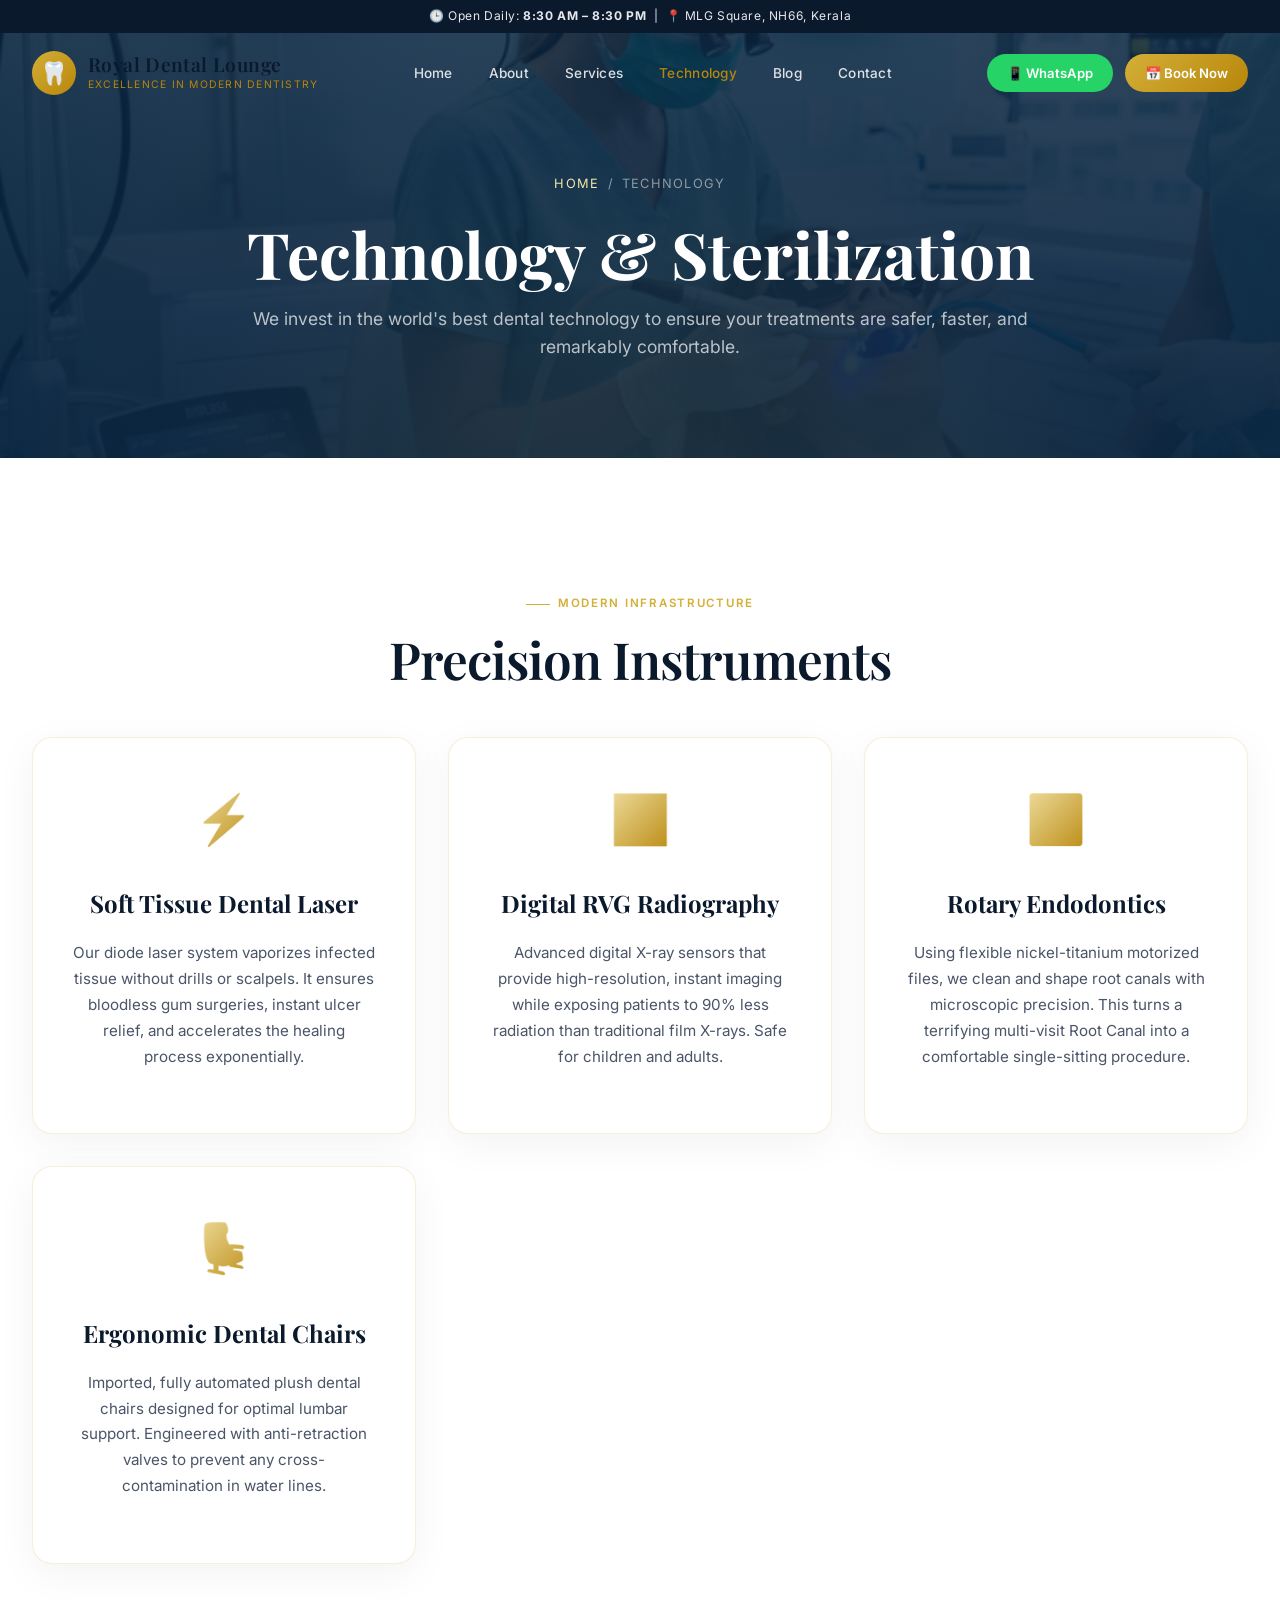
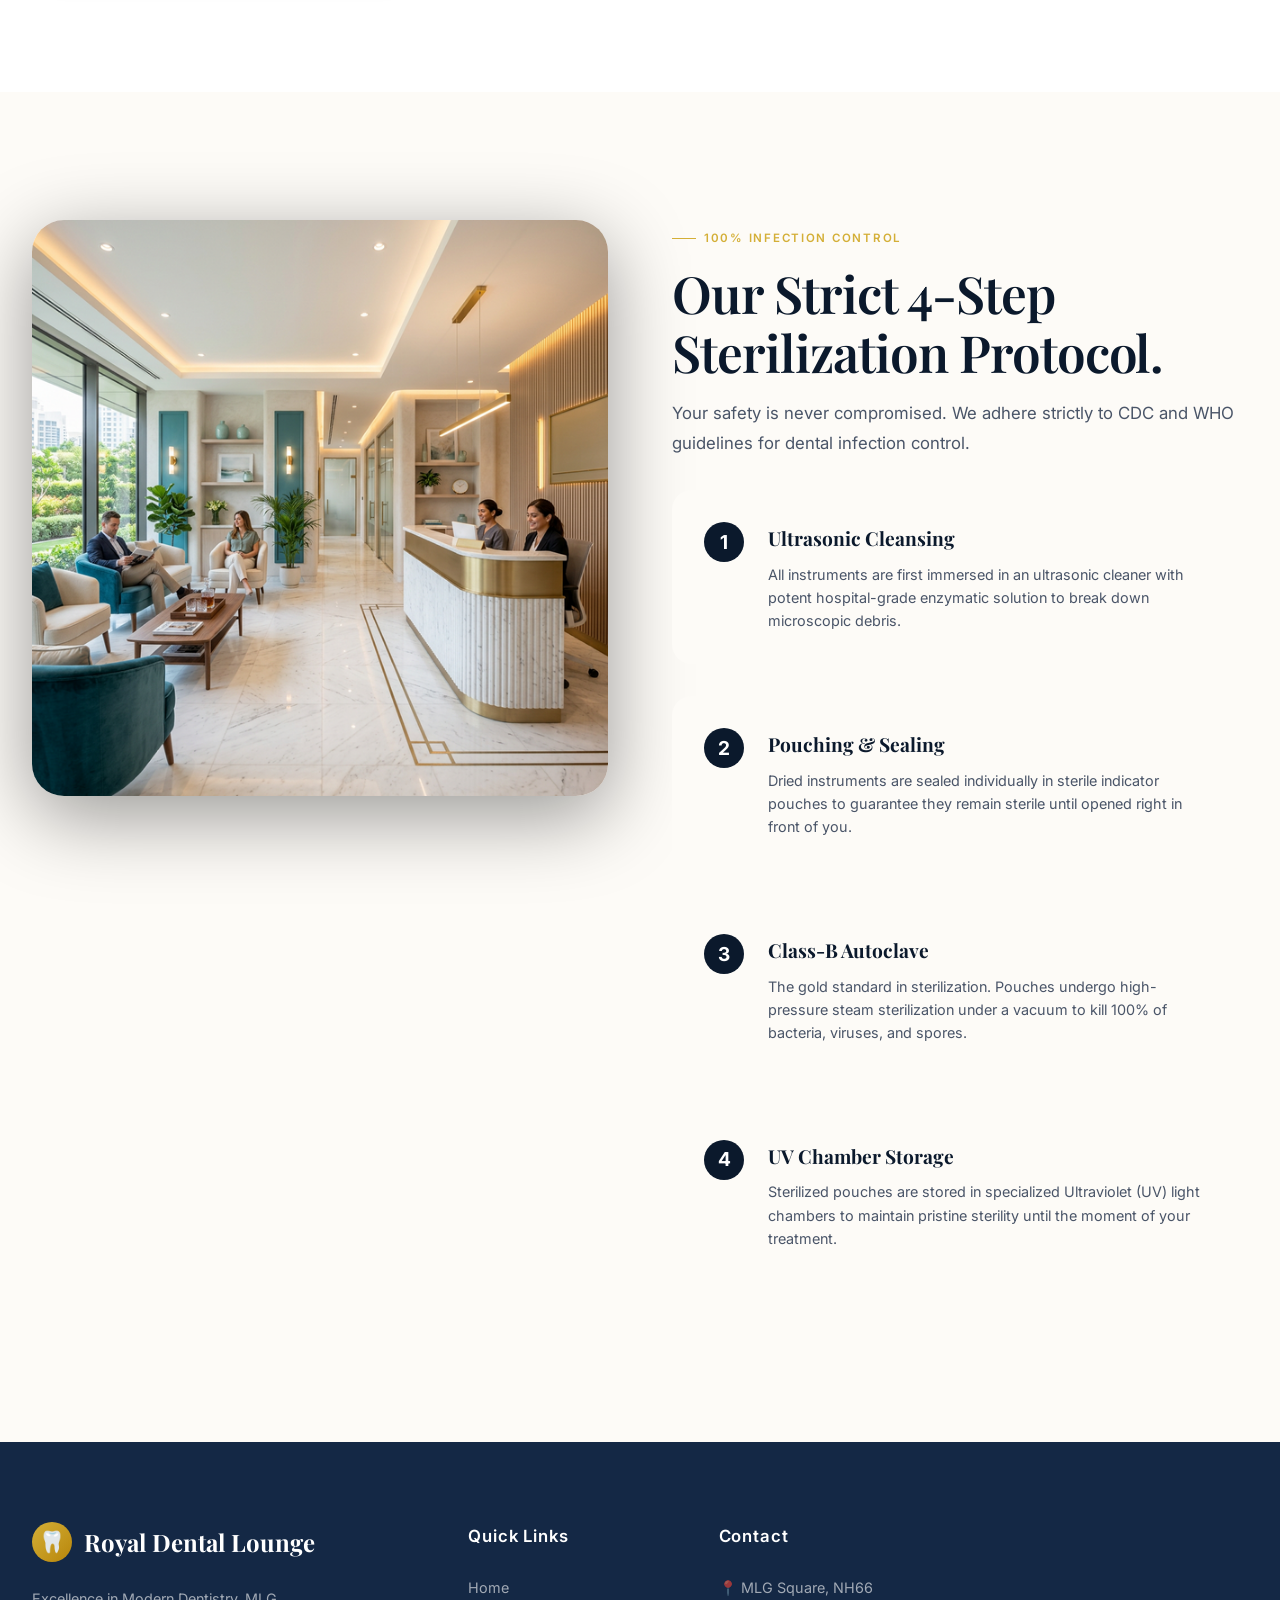
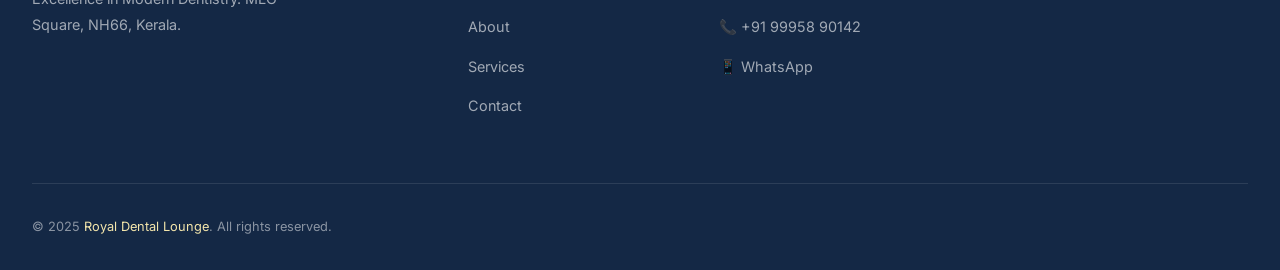
<file: royal-dental-lounge/pages/technology.html>
<!DOCTYPE html>
<html lang="en">

<head>
    <meta charset="UTF-8" />
    <meta name="viewport" content="width=device-width, initial-scale=1.0" />
    <title>Advanced Dental Technology – Royal Dental Lounge | Kerala</title>
    <meta name="description"
        content="Explore the world-class dental technology and strict sterilization protocols used at Royal Dental Lounge, MLG Square, ensuring safe and painless treatments." />
    <link rel="stylesheet" href="../css/style.css" />
    <link rel="icon" type="image/svg+xml"
        href="data:image/svg+xml,<svg xmlns='http://www.w3.org/2000/svg' viewBox='0 0 32 32'><text y='26' font-size='28'>🦷</text></svg>" />
    <style>
        .tech-card {
            background: white;
            border-radius: var(--radius-lg);
            padding: 2.5rem;
            box-shadow: var(--shadow-card);
            border: 1px solid var(--border);
            height: 100%;
            transition: var(--transition);
        }

        .tech-card:hover {
            transform: translateY(-5px);
            box-shadow: 0 16px 40px rgba(0, 0, 0, 0.08);
            border-color: var(--gold-light);
        }

        .tech-icon {
            font-size: 3rem;
            margin-bottom: 1.5rem;
            display: inline-block;
            background: linear-gradient(135deg, var(--gold-light), var(--gold-dark));
            -webkit-background-clip: text;
            -webkit-text-fill-color: transparent;
        }

        .tech-title {
            font-family: var(--font-serif);
            font-size: 1.5rem;
            color: var(--navy);
            margin-bottom: 1rem;
        }

        .tech-desc {
            color: var(--text-secondary);
            font-size: 0.95rem;
            line-height: 1.7;
            margin-bottom: 1.5rem;
        }

        .sterilization-step {
            display: flex;
            align-items: flex-start;
            gap: 1.5rem;
            margin-bottom: 2rem;
            background: var(--cream);
            padding: 2rem;
            border-radius: var(--radius-lg);
        }

        .step-number {
            width: 40px;
            height: 40px;
            background: var(--navy);
            color: white;
            border-radius: 50%;
            display: flex;
            align-items: center;
            justify-content: center;
            font-weight: 700;
            font-size: 1.2rem;
            flex-shrink: 0;
        }
    </style>
</head>

<body>
    <div class="hours-strip">
        🕒 Open Daily: <strong>8:30 AM – 8:30 PM</strong> &nbsp;|&nbsp; 📍 MLG Square, NH66, Kerala
    </div>

    <!-- Navigation -->
    <nav class="nav scrolled" role="navigation" aria-label="Main Navigation">
        <div class="nav-inner">
            <a href="../index.html" class="nav-logo">
                <div class="nav-logo-icon">🦷</div>
                <div class="nav-logo-text">
                    <span class="nav-logo-name" style="color:var(--navy);">Royal Dental Lounge</span>
                    <span class="nav-logo-sub" style="color:var(--gold-dark);">Excellence in Modern Dentistry</span>
                </div>
            </a>
            <div class="nav-links">
                <a href="../index.html">Home</a>
                <a href="about.html">About</a>
                <a href="services.html">Services</a>
                <a href="technology.html" style="color:var(--gold-dark);">Technology</a>
                <a href="blog.html">Blog</a>
                <a href="contact.html">Contact</a>
            </div>
            <div class="nav-cta">
                <a href="https://wa.me/919995890142" class="btn-nav-wa" target="_blank" rel="noopener">📱 WhatsApp</a>
                <a href="contact.html#appointment" class="btn-nav-book">📅 Book Now</a>
            </div>
            <button class="hamburger" id="hamburger-btn" aria-label="Open menu">
                <span></span><span></span><span></span>
            </button>
        </div>
    </nav>

    <!-- Mobile Menu Overlay -->
    <div class="mobile-menu" id="mobile-menu">
        <button class="mobile-menu-close" id="mobile-close-btn">✕</button>
        <a href="../index.html">Home</a>
        <a href="about.html">About</a>
        <a href="services.html">Services</a>
        <a href="technology.html">Technology</a>
        <a href="blog.html">Blog</a>
        <a href="contact.html">Contact</a>
        <a href="contact.html#appointment" class="mobile-btn">📅 Book Appointment</a>
    </div>

    <!-- Inner Page Hero -->
    <div class="page-hero"
        style="background: linear-gradient(rgba(10, 37, 64, 0.85), rgba(10, 37, 64, 0.95)), url('../images/laser.png') center/cover;">
        <div class="page-hero-content">
            <div class="breadcrumb"><a href="../index.html">Home</a> <span>/</span> Technology</div>
            <h1>Technology & Sterilization</h1>
            <p>We invest in the world's best dental technology to ensure your treatments are safer, faster, and
                remarkably comfortable.</p>
        </div>
    </div>

    <!-- Technology Grid -->
    <section class="section">
        <div class="container">
            <div style="text-align: center; max-width: 700px; margin: 0 auto 3rem;" class="animate-on-scroll">
                <div class="section-label" style="justify-content:center;">Modern Infrastructure</div>
                <h2 class="section-title">Precision Instruments</h2>
            </div>

            <div style="display:grid; grid-template-columns:repeat(auto-fit, minmax(300px, 1fr)); gap:2rem;">
                <!-- Tech 1 -->
                <div class="tech-card animate-on-scroll">
                    <div class="tech-icon">⚡</div>
                    <h3 class="tech-title">Soft Tissue Dental Laser</h3>
                    <p class="tech-desc">Our diode laser system vaporizes infected tissue without drills or scalpels. It
                        ensures bloodless gum surgeries, instant ulcer relief, and accelerates the healing process
                        exponentially.</p>
                </div>
                <!-- Tech 2 -->
                <div class="tech-card animate-on-scroll">
                    <div class="tech-icon">📉</div>
                    <h3 class="tech-title">Digital RVG Radiography</h3>
                    <p class="tech-desc">Advanced digital X-ray sensors that provide high-resolution, instant imaging
                        while exposing patients to 90% less radiation than traditional film X-rays. Safe for children
                        and adults.</p>
                </div>
                <!-- Tech 3 -->
                <div class="tech-card animate-on-scroll">
                    <div class="tech-icon">🔄</div>
                    <h3 class="tech-title">Rotary Endodontics</h3>
                    <p class="tech-desc">Using flexible nickel-titanium motorized files, we clean and shape root canals
                        with microscopic precision. This turns a terrifying multi-visit Root Canal into a comfortable
                        single-sitting procedure.</p>
                </div>
                <!-- Tech 4 -->
                <div class="tech-card animate-on-scroll">
                    <div class="tech-icon">💺</div>
                    <h3 class="tech-title">Ergonomic Dental Chairs</h3>
                    <p class="tech-desc">Imported, fully automated plush dental chairs designed for optimal lumbar
                        support. Engineered with anti-retraction valves to prevent any cross-contamination in water
                        lines.</p>
                </div>
            </div>
        </div>
    </section>

    <!-- Sterilization Protocol -->
    <section class="section section-alt">
        <div class="container">
            <div style="display:grid; grid-template-columns:1fr 1fr; gap:4rem; align-items:start;">
                <div class="animate-on-scroll">
                    <img src="../images/sterilization.png" onerror="this.src='../images/reception.png'"
                        alt="Autoclave Sterilization"
                        style="border-radius:var(--radius-xl); box-shadow:var(--shadow-hero); width:100%; position:sticky; top:100px;"
                        loading="lazy">
                </div>
                <div class="animate-on-scroll">
                    <div class="section-label">100% Infection Control</div>
                    <h2 class="section-title">Our Strict 4-Step <br>Sterilization Protocol.</h2>
                    <p class="section-subtitle" style="max-width:100%; margin-bottom:2rem;">Your safety is never
                        compromised. We adhere strictly to CDC and WHO guidelines for dental infection control.</p>

                    <div class="sterilization-step">
                        <div class="step-number">1</div>
                        <div>
                            <h4
                                style="font-family:var(--font-serif); font-size:1.2rem; color:var(--navy); margin-bottom:0.5rem;">
                                Ultrasonic Cleansing</h4>
                            <p style="color:var(--text-secondary); font-size:0.9rem; line-height:1.6;">All instruments
                                are first immersed in an ultrasonic cleaner with potent hospital-grade enzymatic
                                solution to break down microscopic debris.</p>
                        </div>
                    </div>

                    <div class="sterilization-step">
                        <div class="step-number">2</div>
                        <div>
                            <h4
                                style="font-family:var(--font-serif); font-size:1.2rem; color:var(--navy); margin-bottom:0.5rem;">
                                Pouching & Sealing</h4>
                            <p style="color:var(--text-secondary); font-size:0.9rem; line-height:1.6;">Dried instruments
                                are sealed individually in sterile indicator pouches to guarantee they remain sterile
                                until opened right in front of you.</p>
                        </div>
                    </div>

                    <div class="sterilization-step">
                        <div class="step-number">3</div>
                        <div>
                            <h4
                                style="font-family:var(--font-serif); font-size:1.2rem; color:var(--navy); margin-bottom:0.5rem;">
                                Class-B Autoclave</h4>
                            <p style="color:var(--text-secondary); font-size:0.9rem; line-height:1.6;">The gold standard
                                in sterilization. Pouches undergo high-pressure steam sterilization under a vacuum to
                                kill 100% of bacteria, viruses, and spores.</p>
                        </div>
                    </div>

                    <div class="sterilization-step">
                        <div class="step-number">4</div>
                        <div>
                            <h4
                                style="font-family:var(--font-serif); font-size:1.2rem; color:var(--navy); margin-bottom:0.5rem;">
                                UV Chamber Storage</h4>
                            <p style="color:var(--text-secondary); font-size:0.9rem; line-height:1.6;">Sterilized
                                pouches are stored in specialized Ultraviolet (UV) light chambers to maintain pristine
                                sterility until the moment of your treatment.</p>
                        </div>
                    </div>

                </div>
            </div>
        </div>
    </section>

    <!-- Footer -->
    <footer class="footer">
        <div class="footer-grid">
            <div class="footer-brand">
                <div class="footer-brand-logo">
                    <div class="footer-brand-logo-icon">🦷</div>
                    <h3>Royal Dental Lounge</h3>
                </div>
                <p>Excellence in Modern Dentistry. MLG Square, NH66, Kerala.</p>
            </div>

            <div class="footer-col">
                <h4>Quick Links</h4>
                <ul>
                    <li><a href="../index.html">Home</a></li>
                    <li><a href="about.html">About</a></li>
                    <li><a href="services.html">Services</a></li>
                    <li><a href="contact.html">Contact</a></li>
                </ul>
            </div>

            <div class="footer-col">
                <h4>Contact</h4>
                <ul>
                    <li><a href="#">📍 MLG Square, NH66</a></li>
                    <li><a href="tel:+919995890142">📞 +91 99958 90142</a></li>
                    <li><a href="https://wa.me/919995890142" target="_blank" rel="noopener">📱 WhatsApp</a></li>
                </ul>
            </div>
        </div>
        <div class="footer-bottom">
            <span>&copy; 2025 <span class="gold">Royal Dental Lounge</span>. All rights reserved.</span>
        </div>
    </footer>

    <script src="../js/main.js"></script>
</body>

</html>
</file>
<file: royal-dental-lounge/css/style.css>
/* ============================================================
   Royal Dental Lounge — Global Design System
   Premium Dental Clinic Website CSS
   ============================================================ */
/* 🔤 Google Fonts */
@import url('https://fonts.googleapis.com/css2?family=Cormorant+Garamond:wght@300;400;500;600;700&family=Inter:wght@300;400;500;600;700&family=Playfair+Display:wght@400;500;600;700&display=swap');

/* 🎨 CSS Variables */
:root {
  --gold: #D4AF37;
  --gold-light: #F3E5AB;
  --gold-dark: #B8860B;
  --teal: #1C3144; /* Changed teal to a deeper accent blue to match royal theme */
  --teal-light: #2D4C6B;
  --teal-dark: #0D1A25;
  --navy: #0B192C; /* Deep royal blue navy */
  --navy-mid: #142845;
  --slate: #1E2D45;
  --white: #FFFFFF;
  --off-white: #FAF9F6;
  --cream: #FDFBF7;
  --text-primary: #1A1A2E;
  --text-secondary: #4A5568;
  --text-muted: #718096;
  --border: rgba(212, 175, 55, 0.2);
  --shadow-gold: 0 8px 30px rgba(212, 175, 55, 0.2);
  --shadow-card: 0 10px 40px rgba(11, 25, 44, 0.05);
  --shadow-hero: 0 20px 80px rgba(0, 0, 0, 0.4);
  --radius: 12px;
  --radius-lg: 20px;
  --radius-xl: 32px;
  --transition: all 0.4s cubic-bezier(0.25, 1, 0.5, 1);
  --font-serif: 'Playfair Display', 'Cormorant Garamond', Georgia, serif;
  --font-sans: 'Inter', -apple-system, BlinkMacSystemFont, sans-serif;
}

/* 🔄 Reset & Base */
*,
*::before,
*::after {
  box-sizing: border-box;
  margin: 0;
  padding: 0;
}

html {
  scroll-behavior: smooth;
  font-size: 16px;
}

body {
  font-family: var(--font-sans);
  color: var(--text-primary);
  background: var(--white);
  line-height: 1.7;
  overflow-x: hidden;
}

img {
  max-width: 100%;
  height: auto;
  display: block;
}

a {
  text-decoration: none;
  color: inherit;
}

ul {
  list-style: none;
}

/* ============================================================
   NAVIGATION
   ============================================================ */
.nav {
  position: absolute;
  left: 0;
  right: 0;
  z-index: 1000;
  padding: 0 2rem;
  transition: var(--transition);
}

.nav-inner {
  max-width: 1280px;
  margin: 0 auto;
  display: flex;
  align-items: center;
  justify-content: space-between;
  height: 80px;
}

.nav.scrolled {
  position: fixed;
  top: 0;
  background: rgba(255, 255, 255, 0.96);
  backdrop-filter: blur(20px);
  box-shadow: 0 2px 30px rgba(0, 0, 0, 0.08);
}

.nav-logo {
  display: flex;
  align-items: center;
  gap: 0.75rem;
}

.nav-logo-icon {
  width: 44px;
  height: 44px;
  background: linear-gradient(135deg, var(--gold), var(--gold-dark));
  border-radius: 50%;
  display: flex;
  align-items: center;
  justify-content: center;
  font-size: 1.4rem;
}

.nav-logo-text {
  display: flex;
  flex-direction: column;
}

.nav-logo-name {
  font-family: var(--font-serif);
  font-size: 1.2rem;
  font-weight: 600;
  color: var(--white);
  letter-spacing: 0.02em;
  line-height: 1.2;
  transition: var(--transition);
}

.nav.scrolled .nav-logo-name {
  color: var(--navy);
}

.nav-logo-sub {
  font-size: 0.65rem;
  font-weight: 400;
  color: var(--gold-light);
  letter-spacing: 0.12em;
  text-transform: uppercase;
  transition: var(--transition);
}

.nav.scrolled .nav-logo-sub {
  color: var(--gold-dark);
}

.nav-links {
  display: flex;
  align-items: center;
  gap: 0.25rem;
}

.nav-links a {
  font-size: 0.85rem;
  font-weight: 500;
  padding: 0.5rem 1rem;
  border-radius: 8px;
  color: rgba(255, 255, 255, 0.85);
  letter-spacing: 0.02em;
  transition: var(--transition);
}

.nav.scrolled .nav-links a {
  color: var(--text-secondary);
}

.nav-links a:hover {
  color: var(--gold-light);
  background: rgba(201, 168, 76, 0.1);
}

.nav.scrolled .nav-links a:hover {
  color: var(--gold-dark);
}

.nav-cta {
  display: flex;
  align-items: center;
  gap: 0.75rem;
}

.btn-nav-wa {
  display: flex;
  align-items: center;
  gap: 0.5rem;
  background: #25D366;
  color: white !important;
  padding: 0.5rem 1.25rem;
  border-radius: 50px;
  font-size: 0.82rem;
  font-weight: 600;
  transition: var(--transition);
}

.btn-nav-wa:hover {
  background: #1ebe5a;
  transform: translateY(-1px);
  box-shadow: 0 4px 15px rgba(37, 211, 102, 0.4);
}

.btn-nav-book {
  display: flex;
  align-items: center;
  gap: 0.5rem;
  background: linear-gradient(135deg, var(--gold), var(--gold-dark));
  color: white !important;
  padding: 0.5rem 1.25rem;
  border-radius: 50px;
  font-size: 0.82rem;
  font-weight: 600;
  transition: var(--transition);
}

.btn-nav-book:hover {
  transform: translateY(-1px);
  box-shadow: var(--shadow-gold);
}

.hamburger {
  display: none;
  flex-direction: column;
  gap: 5px;
  cursor: pointer;
  padding: 8px;
}

.hamburger span {
  display: block;
  width: 24px;
  height: 2px;
  background: var(--white);
  border-radius: 2px;
  transition: var(--transition);
}

.nav.scrolled .hamburger span {
  background: var(--navy);
}

/* ============================================================
   HERO SECTION
   ============================================================ */
.hero {
  position: relative;
  min-height: 100vh;
  display: flex;
  align-items: center;
  overflow: hidden;
}

.hero-bg {
  position: absolute;
  inset: 0;
  background-image: url('../images/hero.png');
  background-size: cover;
  background-position: center;
  transform: scale(1.05);
  animation: heroZoom 15s ease-out forwards;
}

@keyframes heroZoom {
  from {
    transform: scale(1.05);
  }

  to {
    transform: scale(1);
  }
}

.hero-overlay {
  position: absolute;
  inset: 0;
  background: linear-gradient(135deg,
      rgba(10, 22, 40, 0.82) 0%,
      rgba(10, 22, 40, 0.65) 50%,
      rgba(42, 157, 143, 0.3) 100%);
}

.hero-content {
  position: relative;
  z-index: 2;
  max-width: 1280px;
  margin: 0 auto;
  padding: 0 2rem;
  padding-top: 80px;
  width: 100%;
}

.hero-badge {
  display: inline-flex;
  align-items: center;
  gap: 0.5rem;
  background: rgba(201, 168, 76, 0.15);
  border: 1px solid rgba(201, 168, 76, 0.4);
  color: var(--gold-light);
  padding: 0.4rem 1rem;
  border-radius: 50px;
  font-size: 0.78rem;
  font-weight: 500;
  letter-spacing: 0.1em;
  text-transform: uppercase;
  margin-bottom: 1.5rem;
  animation: fadeInUp 0.8s ease both;
}

.hero-title {
  font-family: var(--font-serif);
  font-size: clamp(2.8rem, 6vw, 5.5rem);
  font-weight: 600;
  color: var(--white);
  line-height: 1.1;
  letter-spacing: -0.02em;
  margin-bottom: 1.5rem;
  animation: fadeInUp 0.8s ease 0.15s both;
}

.hero-title .accent {
  color: var(--gold-light);
}

.hero-subtitle {
  font-size: clamp(1rem, 2vw, 1.25rem);
  color: rgba(255, 255, 255, 0.8);
  max-width: 600px;
  line-height: 1.8;
  margin-bottom: 2.5rem;
  font-weight: 300;
  animation: fadeInUp 0.8s ease 0.3s both;
}

.hero-actions {
  display: flex;
  flex-wrap: wrap;
  gap: 1rem;
  margin-bottom: 3.5rem;
  animation: fadeInUp 0.8s ease 0.45s both;
}

.btn-primary {
  display: inline-flex;
  align-items: center;
  gap: 0.6rem;
  background: linear-gradient(135deg, var(--gold) 0%, var(--gold-dark) 100%);
  color: white;
  padding: 0.9rem 2rem;
  border-radius: 50px;
  font-size: 0.9rem;
  font-weight: 600;
  letter-spacing: 0.03em;
  transition: var(--transition);
  box-shadow: 0 4px 20px rgba(201, 168, 76, 0.4);
  border: none;
  cursor: pointer;
  font-family: var(--font-sans);
}

.btn-primary:hover {
  transform: translateY(-2px);
  box-shadow: 0 8px 30px rgba(201, 168, 76, 0.5);
}

.btn-secondary {
  display: inline-flex;
  align-items: center;
  gap: 0.6rem;
  background: rgba(255, 255, 255, 0.1);
  backdrop-filter: blur(10px);
  color: white;
  padding: 0.9rem 2rem;
  border-radius: 50px;
  font-size: 0.9rem;
  font-weight: 500;
  border: 1px solid rgba(255, 255, 255, 0.3);
  transition: var(--transition);
  cursor: pointer;
  font-family: var(--font-sans);
}

.btn-secondary:hover {
  background: rgba(255, 255, 255, 0.2);
  transform: translateY(-2px);
}

.btn-whatsapp {
  display: inline-flex;
  align-items: center;
  gap: 0.6rem;
  background: #25D366;
  color: white;
  padding: 0.9rem 2rem;
  border-radius: 50px;
  font-size: 0.9rem;
  font-weight: 600;
  transition: var(--transition);
  box-shadow: 0 4px 20px rgba(37, 211, 102, 0.4);
  border: none;
  cursor: pointer;
  font-family: var(--font-sans);
}

.btn-whatsapp:hover {
  transform: translateY(-2px);
  box-shadow: 0 8px 30px rgba(37, 211, 102, 0.5);
  background: #1ebe5a;
}

.hero-stats {
  display: flex;
  gap: 3rem;
  animation: fadeInUp 0.8s ease 0.6s both;
}

.hero-stat {
  text-align: left;
}

.hero-stat-number {
  font-family: var(--font-serif);
  font-size: 2.5rem;
  font-weight: 600;
  color: var(--gold-light);
  line-height: 1;
}

.hero-stat-label {
  font-size: 0.78rem;
  color: rgba(255, 255, 255, 0.65);
  text-transform: uppercase;
  letter-spacing: 0.08em;
  margin-top: 0.25rem;
}

.hero-scroll {
  position: absolute;
  bottom: 2.5rem;
  left: 50%;
  transform: translateX(-50%);
  z-index: 2;
  display: flex;
  flex-direction: column;
  align-items: center;
  gap: 0.5rem;
  animation: fadeInUp 1s ease 1s both;
}

.hero-scroll-text {
  font-size: 0.7rem;
  color: rgba(255, 255, 255, 0.5);
  letter-spacing: 0.15em;
  text-transform: uppercase;
}

.hero-scroll-line {
  width: 1px;
  height: 50px;
  background: linear-gradient(to bottom, rgba(201, 168, 76, 0.8), transparent);
  animation: scrollLine 2s ease-in-out infinite;
}

@keyframes scrollLine {

  0%,
  100% {
    transform: scaleY(0);
    transform-origin: top;
  }

  50% {
    transform: scaleY(1);
    transform-origin: top;
  }
}

/* ============================================================
   SECTION COMMONS
   ============================================================ */
.section {
  padding: 8rem 2rem;
}

.section-alt {
  background: var(--cream);
}

.section-dark {
  background: var(--navy);
  color: white;
}

svg.icon {
  width: 24px;
  height: 24px;
  fill: currentColor;
}

.section-dark {
  background: var(--navy);
  color: white;
}

.container {
  max-width: 1280px;
  margin: 0 auto;
}

.section-label {
  display: inline-flex;
  align-items: center;
  gap: 0.5rem;
  font-size: 0.72rem;
  font-weight: 600;
  letter-spacing: 0.15em;
  text-transform: uppercase;
  color: var(--gold);
  margin-bottom: 1rem;
}

.section-label::before {
  content: '';
  display: block;
  width: 24px;
  height: 1px;
  background: var(--gold);
}

.section-title {
  font-family: var(--font-serif);
  font-size: clamp(2rem, 4vw, 3.2rem);
  font-weight: 600;
  line-height: 1.15;
  letter-spacing: -0.02em;
  color: var(--navy);
  margin-bottom: 1rem;
}

.section-dark .section-title {
  color: white;
}

.section-subtitle {
  font-size: 1.05rem;
  color: var(--text-secondary);
  max-width: 600px;
  line-height: 1.8;
}

.section-dark .section-subtitle {
  color: rgba(255, 255, 255, 0.65);
}

.text-gold {
  color: var(--gold);
}

.text-teal {
  color: var(--teal);
}

/* ============================================================
   TRUST BAR
   ============================================================ */
.trust-bar {
  background: var(--navy);
  padding: 1.5rem 2rem;
  border-top: 1px solid rgba(201, 168, 76, 0.2);
  border-bottom: 1px solid rgba(201, 168, 76, 0.2);
}

.trust-bar-inner {
  max-width: 1280px;
  margin: 0 auto;
  display: flex;
  justify-content: space-around;
  align-items: center;
  gap: 2rem;
  flex-wrap: wrap;
}

.trust-item {
  display: flex;
  align-items: center;
  gap: 0.75rem;
  color: rgba(255, 255, 255, 0.8);
  font-size: 0.88rem;
  font-weight: 400;
}

.trust-item-icon {
  width: 36px;
  height: 36px;
  border-radius: 50%;
  background: rgba(201, 168, 76, 0.15);
  border: 1px solid rgba(201, 168, 76, 0.3);
  display: flex;
  align-items: center;
  justify-content: center;
  font-size: 1rem;
  flex-shrink: 0;
}

/* ============================================================
   SERVICES GRID
   ============================================================ */
.services-grid {
  display: grid;
  grid-template-columns: repeat(3, 1fr);
  gap: 2rem;
  margin-top: 4rem;
}

.service-card {
  background: var(--white);
  border: 1px solid var(--border);
  border-radius: var(--radius-lg);
  padding: 2.5rem 2rem;
  transition: var(--transition);
  position: relative;
  overflow: hidden;
  cursor: pointer;
  text-align: left;
  display: flex;
  flex-direction: column;
  height: 100%;
}

.service-card::before {
  content: '';
  position: absolute;
  top: 0;
  left: 0;
  width: 3px;
  height: 100%;
  background: linear-gradient(to bottom, var(--gold), var(--teal));
  transform: scaleY(0);
  transition: var(--transition);
}

.service-card:hover::before {
  transform: scaleY(1);
}

.service-card:hover {
  transform: translateY(-4px);
  box-shadow: var(--shadow-card);
  border-color: transparent;
}

.service-icon {
  width: 56px;
  height: 56px;
  border-radius: var(--radius);
  background: linear-gradient(135deg, rgba(201, 168, 76, 0.1), rgba(42, 157, 143, 0.1));
  display: flex;
  align-items: center;
  justify-content: center;
  font-size: 1.6rem;
  margin-bottom: 1.25rem;
  transition: var(--transition);
}

.service-card:hover .service-icon {
  background: linear-gradient(135deg, var(--gold), var(--teal));
}

.service-name {
  font-family: var(--font-serif);
  font-size: 1.2rem;
  font-weight: 600;
  color: var(--navy);
  margin-bottom: 0.5rem;
  line-height: 1.3;
}

.service-desc {
  font-size: 0.88rem;
  color: var(--text-muted);
  line-height: 1.7;
}

.service-link {
  display: inline-flex;
  align-items: center;
  gap: 0.35rem;
  margin-top: auto;
  padding-top: 1rem;
  font-size: 0.85rem;
  font-weight: 600;
  color: var(--gold);
  transition: var(--transition);
}

.service-link:hover {
  gap: 0.6rem;
  color: var(--gold-dark);
}

/* ============================================================
   DOCTOR SECTION
   ============================================================ */
.doctor-section {
  display: grid;
  grid-template-columns: 1fr 1fr;
  gap: 5rem;
  align-items: center;
}

.doctor-image-wrapper {
  position: relative;
}

.doctor-image {
  border-radius: var(--radius-xl);
  width: 100%;
  aspect-ratio: 3/4;
  object-fit: cover;
  box-shadow: var(--shadow-hero);
}

.doctor-badge {
  position: absolute;
  bottom: 2rem;
  right: -1.5rem;
  background: white;
  border-radius: var(--radius-lg);
  padding: 1.25rem 1.5rem;
  box-shadow: var(--shadow-card);
  min-width: 200px;
}

.doctor-badge-title {
  font-family: var(--font-serif);
  font-size: 1.1rem;
  font-weight: 600;
  color: var(--navy);
  margin-bottom: 0.25rem;
}

.doctor-badge-sub {
  font-size: 0.78rem;
  color: var(--text-muted);
}

.doctor-badge-stars {
  display: flex;
  gap: 2px;
  margin-top: 0.5rem;
  color: var(--gold);
}

.doctor-content {
  display: flex;
  flex-direction: column;
  gap: 1.5rem;
}

.doctor-credentials {
  display: flex;
  flex-direction: column;
  gap: 1rem;
  margin-top: 1rem;
}

.credential-item {
  display: flex;
  gap: 1rem;
  align-items: flex-start;
}

.credential-icon {
  width: 40px;
  height: 40px;
  border-radius: 10px;
  background: linear-gradient(135deg, rgba(201, 168, 76, 0.15), rgba(42, 157, 143, 0.08));
  border: 1px solid rgba(201, 168, 76, 0.2);
  display: flex;
  align-items: center;
  justify-content: center;
  font-size: 1.1rem;
  flex-shrink: 0;
}

.credential-text h4 {
  font-size: 0.9rem;
  font-weight: 600;
  color: var(--navy);
  margin-bottom: 0.2rem;
}

.credential-text p {
  font-size: 0.82rem;
  color: var(--text-muted);
  line-height: 1.6;
}

/* ============================================================
   TECHNOLOGY SECTION
   ============================================================ */
.tech-grid {
  display: grid;
  grid-template-columns: repeat(3, 1fr);
  gap: 2rem;
  margin-top: 3rem;
}

.tech-card {
  background: rgba(255, 255, 255, 0.05);
  border: 1px solid rgba(201, 168, 76, 0.2);
  border-radius: var(--radius-lg);
  padding: 2rem;
  text-align: center;
  transition: var(--transition);
}

.tech-card:hover {
  background: rgba(255, 255, 255, 0.08);
  border-color: rgba(201, 168, 76, 0.4);
  transform: translateY(-4px);
}

.tech-icon {
  font-size: 2.5rem;
  margin-bottom: 1rem;
}

.tech-name {
  font-family: var(--font-serif);
  font-size: 1.15rem;
  font-weight: 600;
  color: white;
  margin-bottom: 0.5rem;
}

.tech-desc {
  font-size: 0.85rem;
  color: rgba(255, 255, 255, 0.6);
  line-height: 1.7;
}

/* ============================================================
   WHY CHOOSE US
   ============================================================ */
.why-grid {
  display: grid;
  grid-template-columns: repeat(2, 1fr);
  gap: 2.5rem;
  margin-top: 4rem;
}

.why-card {
  background: white;
  border-radius: var(--radius-lg);
  padding: 2rem;
  box-shadow: var(--shadow-card);
  border: 1px solid var(--border);
  display: flex;
  gap: 1.25rem;
  align-items: flex-start;
  transition: var(--transition);
}

.why-card:hover {
  transform: translateY(-3px);
  box-shadow: 0 12px 50px rgba(0, 0, 0, 0.1);
}

.why-icon {
  width: 52px;
  height: 52px;
  border-radius: var(--radius);
  background: linear-gradient(135deg, var(--gold), var(--teal));
  display: flex;
  align-items: center;
  justify-content: center;
  font-size: 1.4rem;
  flex-shrink: 0;
}

.why-text h3 {
  font-family: var(--font-serif);
  font-size: 1.1rem;
  font-weight: 600;
  color: var(--navy);
  margin-bottom: 0.4rem;
}

.why-text p {
  font-size: 0.875rem;
  color: var(--text-muted);
  line-height: 1.7;
}

/* ============================================================
   TESTIMONIALS
   ============================================================ */
.testimonials-grid {
  display: grid;
  grid-template-columns: repeat(3, 1fr);
  gap: 2rem;
  margin-top: 3rem;
}

.testimonial-card {
  background: white;
  border-radius: var(--radius-lg);
  padding: 2rem;
  border: 1px solid var(--border);
  box-shadow: var(--shadow-card);
  transition: var(--transition);
}

.testimonial-card:hover {
  transform: translateY(-4px);
  box-shadow: 0 20px 60px rgba(0, 0, 0, 0.08);
}

.stars {
  color: var(--gold);
  margin-bottom: 1rem;
  font-size: 0.85rem;
  letter-spacing: 2px;
}

.testimonial-text {
  font-size: 0.95rem;
  color: var(--text-secondary);
  line-height: 1.7;
  font-style: italic;
  margin-bottom: 1.5rem;
}

.testimonial-author {
  display: flex;
  align-items: center;
  gap: 1rem;
}

.author-avatar {
  width: 45px;
  height: 45px;
  border-radius: 50%;
  background: var(--teal);
  display: flex;
  align-items: center;
  justify-content: center;
  color: white;
  font-weight: 700;
  font-family: var(--font-serif);
}

.author-info h4 {
  font-size: 0.9rem;
  font-weight: 600;
  color: var(--navy);
}

.author-info p {
  font-size: 0.75rem;
  color: var(--text-muted);
}

/* ============================================================
   FAQ ACCORDION
   ============================================================ */
.faq-grid {
  display: grid;
  grid-template-columns: 1fr 1.2fr;
  gap: 4rem;
  align-items: start;
}

.faq-container {
  display: flex;
  flex-direction: column;
  gap: 1rem;
}

.faq-item {
  background: white;
  border: 1px solid var(--border);
  border-radius: var(--radius);
  overflow: hidden;
  transition: var(--transition);
}

.faq-item.active {
  border-color: var(--gold);
  box-shadow: var(--shadow-gold);
}

.faq-question {
  padding: 1.25rem 1.5rem;
  display: flex;
  justify-content: space-between;
  align-items: center;
  cursor: pointer;
  font-weight: 600;
  color: var(--navy);
  font-size: 0.95rem;
  user-select: none;
}

.faq-icon {
  width: 24px;
  height: 24px;
  border-radius: 50%;
  background: var(--cream);
  display: flex;
  align-items: center;
  justify-content: center;
  font-size: 1.1rem;
  color: var(--gold);
  transition: var(--transition);
}

.faq-item.active .faq-icon {
  transform: rotate(45deg);
  background: var(--gold);
  color: white;
}

.faq-answer {
  max-height: 0;
  overflow: hidden;
  transition: max-height 0.4s ease;
  background: var(--cream);
}

.faq-answer-inner {
  padding: 0 1.5rem 1.25rem;
  font-size: 0.9rem;
  color: var(--text-secondary);
  line-height: 1.8;
}

/* ============================================================
   APPOINTMENT FORM
   ============================================================ */
.contact-grid {
  display: grid;
  grid-template-columns: 1fr 1fr;
  gap: 4rem;
}

.contact-info {
  display: flex;
  flex-direction: column;
  gap: 2rem;
}

.contact-detail {
  display: flex;
  align-items: flex-start;
  gap: 1.25rem;
}

.contact-detail-icon {
  width: 50px;
  height: 50px;
  border-radius: 50%;
  background: white;
  box-shadow: var(--shadow-card);
  display: flex;
  align-items: center;
  justify-content: center;
  font-size: 1.3rem;
}

.contact-detail-label {
  font-size: 0.75rem;
  color: var(--text-muted);
  text-transform: uppercase;
  letter-spacing: 0.1em;
  margin-bottom: 0.25rem;
}

.contact-detail-value {
  font-size: 1.05rem;
  font-weight: 500;
  color: var(--navy);
  line-height: 1.5;
}

.contact-form {
  background: white;
  border-radius: var(--radius-xl);
  padding: 3rem;
  box-shadow: 0 20px 80px rgba(0, 0, 0, 0.08);
  border: 1px solid rgba(0, 0, 0, 0.05);
}

.contact-form h3 {
  font-family: var(--font-serif);
  font-size: 1.8rem;
  color: var(--navy);
  margin-bottom: 1.5rem;
}

.form-group {
  margin-bottom: 1.25rem;
}

.form-row {
  display: grid;
  grid-template-columns: 1fr 1fr;
  gap: 1.25rem;
}

.form-group label {
  display: block;
  font-size: 0.8rem;
  font-weight: 500;
  color: var(--text-secondary);
  margin-bottom: 0.5rem;
}

.form-group input,
.form-group select,
.form-group textarea {
  width: 100%;
  padding: 0.9rem 1.2rem;
  border: 1px solid #E2E8F0;
  border-radius: 12px;
  font-family: var(--font-sans);
  font-size: 0.9rem;
  color: var(--text-primary);
  background: #F8FAFC;
  transition: var(--transition);
  outline: none;
}

.form-group textarea {
  resize: vertical;
  min-height: 120px;
}

.form-group input:focus,
.form-group select:focus,
.form-group textarea:focus {
  border-color: var(--gold);
  background: white;
  box-shadow: 0 0 0 4px rgba(201, 168, 76, 0.1);
}

.form-submit {
  width: 100%;
  padding: 1rem;
  background: linear-gradient(135deg, var(--gold), var(--gold-dark));
  color: white;
  border: none;
  border-radius: 12px;
  font-size: 1rem;
  font-weight: 600;
  cursor: pointer;
  transition: var(--transition);
  display: flex;
  align-items: center;
  justify-content: center;
  gap: 0.5rem;
  font-family: var(--font-sans);
  margin-top: 1rem;
}

.form-submit:hover {
  transform: translateY(-2px);
  box-shadow: var(--shadow-gold);
}

.form-divider {
  display: flex;
  align-items: center;
  text-align: center;
  color: var(--text-muted);
  font-size: 0.8rem;
  margin: 1.5rem 0;
}

.form-divider::before,
.form-divider::after {
  content: '';
  flex: 1;
  height: 1px;
  background: #E2E8F0;
  margin: 0 1rem;
}

.btn-wa-form {
  display: block;
  width: 100%;
  padding: 1rem;
  background: #25D366;
  color: white;
  text-align: center;
  border-radius: 12px;
  font-weight: 600;
  font-size: 0.95rem;
  transition: var(--transition);
  display: flex;
  align-items: center;
  justify-content: center;
  gap: 0.5rem;
  font-family: var(--font-sans);
}

.btn-wa-form:hover {
  background: #1ebe5a;
  transform: translateY(-2px);
  box-shadow: 0 8px 20px rgba(37, 211, 102, 0.3);
}

/* ============================================================
   FOOTER
   ============================================================ */
.footer {
  background: var(--navy-mid);
  color: white;
  padding: 5rem 2rem 2rem;
}

.footer-grid {
  max-width: 1280px;
  margin: 0 auto;
  display: grid;
  grid-template-columns: 2fr 1fr 1fr 1.5fr;
  gap: 4rem;
  margin-bottom: 4rem;
}

.footer-brand-logo {
  display: flex;
  align-items: center;
  gap: 0.75rem;
  margin-bottom: 1.5rem;
}

.footer-brand-logo-icon {
  width: 40px;
  height: 40px;
  border-radius: 50%;
  background: linear-gradient(135deg, var(--gold), var(--gold-dark));
  display: flex;
  align-items: center;
  justify-content: center;
  font-size: 1.3rem;
}

.footer-brand h3 {
  font-family: var(--font-serif);
  font-size: 1.5rem;
  color: white;
}

.footer-brand p {
  color: rgba(255, 255, 255, 0.6);
  font-size: 0.9rem;
  line-height: 1.8;
  max-width: 300px;
}

.footer-col h4 {
  font-size: 1.05rem;
  font-weight: 600;
  margin-bottom: 1.5rem;
  color: white;
  letter-spacing: 0.05em;
}

.footer-col ul {
  display: flex;
  flex-direction: column;
  gap: 0.75rem;
}

.footer-col a {
  color: rgba(255, 255, 255, 0.6);
  font-size: 0.9rem;
  transition: var(--transition);
}

.footer-col a:hover {
  color: var(--gold-light);
}

.footer-bottom {
  max-width: 1280px;
  margin: 0 auto;
  padding-top: 2rem;
  border-top: 1px solid rgba(255, 255, 255, 0.1);
  display: flex;
  justify-content: space-between;
  align-items: center;
  font-size: 0.8rem;
  color: rgba(255, 255, 255, 0.5);
}

.footer-bottom .gold {
  color: var(--gold-light);
}

/* ============================================================
   UTILITIES & ANIMATIONS
   ============================================================ */
.animate-on-scroll {
  opacity: 0;
  transform: translateY(30px);
  transition: all 0.8s cubic-bezier(0.4, 0, 0.2, 1);
}

.animate-on-scroll.is-visible {
  opacity: 1;
  transform: translateY(0);
}

@keyframes fadeInUp {
  from {
    opacity: 0;
    transform: translateY(30px);
  }

  to {
    opacity: 1;
    transform: translateY(0);
  }
}

.hours-strip {
  background: var(--navy);
  color: rgba(255, 255, 255, 0.9);
  padding: 0.4rem 2rem;
  font-size: 0.75rem;
  text-align: center;
  letter-spacing: 0.05em;
}

/* Floating WhatsApp Button */
.float-wa {
  position: fixed;
  bottom: 2rem;
  right: 2rem;
  width: 60px;
  height: 60px;
  background: #25D366;
  color: white !important;
  border-radius: 50%;
  display: flex;
  align-items: center;
  justify-content: center;
  font-size: 1.8rem;
  box-shadow: 0 4px 20px rgba(37, 211, 102, 0.5);
  z-index: 100;
  transition: var(--transition);
  animation: pulse-wa 2.5s ease-in-out infinite;
}

.float-wa:hover {
  transform: scale(1.12);
  box-shadow: 0 6px 25px rgba(37, 211, 102, 0.6);
}

@keyframes pulse-wa {
  0% {
    box-shadow: 0 0 0 0 rgba(37, 211, 102, 0.5);
  }

  70% {
    box-shadow: 0 0 0 15px rgba(37, 211, 102, 0);
  }

  100% {
    box-shadow: 0 0 0 0 rgba(37, 211, 102, 0);
  }
}

/* Toast Notification */
.toast {
  position: fixed;
  bottom: 2rem;
  left: 50%;
  transform: translateX(-50%) translateY(100px);
  background: var(--navy);
  color: white;
  padding: 1rem 2rem;
  border-radius: 50px;
  font-size: 0.9rem;
  font-weight: 500;
  box-shadow: 0 10px 30px rgba(0, 0, 0, 0.2);
  z-index: 9999;
  opacity: 0;
  transition: all 0.4s cubic-bezier(0.4, 0, 0.2, 1);
  display: flex;
  align-items: center;
  gap: 0.75rem;
}

.toast.show {
  opacity: 1;
  transform: translateX(-50%) translateY(0);
}

/* Inner Page Hero Container */
.page-hero {
  background: var(--navy);
  padding: 140px 2rem 6rem;
  position: relative;
  overflow: hidden;
  text-align: center;
}

.page-hero::before {
  content: '';
  position: absolute;
  inset: 0;
  background-image: radial-gradient(circle at 50% 150%, rgba(201, 168, 76, 0.15) 0%, transparent 60%);
}

.page-hero-content {
  position: relative;
  z-index: 2;
  max-width: 800px;
  margin: 0 auto;
}

.page-hero h1 {
  font-family: var(--font-serif);
  font-size: clamp(2.5rem, 5vw, 4rem);
  color: white;
  margin-bottom: 1rem;
  line-height: 1.1;
}

.page-hero p {
  font-size: 1.1rem;
  color: rgba(255, 255, 255, 0.7);
  line-height: 1.6;
}

.breadcrumb {
  display: flex;
  justify-content: center;
  gap: 0.5rem;
  align-items: center;
  font-size: 0.8rem;
  color: rgba(255, 255, 255, 0.5);
  margin-bottom: 1.5rem;
  text-transform: uppercase;
  letter-spacing: 0.1em;
}

.breadcrumb a {
  color: var(--gold-light);
  transition: var(--transition);
}

.breadcrumb a:hover {
  color: white;
}

/* Sticky Mobile Bottom Booking Bar */
.sticky-booking-bar {
  position: fixed;
  bottom: 0;
  left: 0;
  right: 0;
  background: white;
  padding: 1rem;
  box-shadow: 0 -4px 20px rgba(0, 0, 0, 0.08);
  display: none;
  z-index: 90;
  gap: 0.5rem;
}

.sticky-booking-bar a {
  flex: 1;
  text-align: center;
  padding: 0.75rem;
  border-radius: 8px;
  font-size: 0.9rem;
  font-weight: 600;
}

/* ============================================================
   RESPONSIVE (TABLET & MOBILE)
   ============================================================ */
@media (max-width: 1024px) {
  .doctor-section {
    grid-template-columns: 1fr;
    gap: 3rem;
  }

  .doctor-image {
    max-width: 500px;
    margin: 0 auto;
  }

  .tech-grid,
  .testimonials-grid {
    grid-template-columns: repeat(2, 1fr);
  }

  .contact-grid {
    grid-template-columns: 1fr;
    gap: 3rem;
  }

  .faq-grid {
    grid-template-columns: 1fr;
    gap: 2rem;
  }

  .footer-grid {
    grid-template-columns: 1fr 1fr;
    gap: 3rem;
  }
}

@media (max-width: 768px) {
  .section {
    padding: 4rem 1.5rem;
  }

  .nav-links,
  .nav-cta {
    display: none;
  }

  .hamburger {
    display: flex;
  }

  .hero-stats {
    flex-direction: column;
    gap: 1.5rem;
  }

  .tech-grid,
  .testimonials-grid {
    grid-template-columns: 1fr;
  }

  .footer-grid {
    grid-template-columns: 1fr;
    gap: 2.5rem;
  }

  .form-row {
    grid-template-columns: 1fr;
    gap: 0;
  }

  .doctor-badge {
    position: relative;
    bottom: 0;
    right: 0;
    margin-top: -3rem;
    margin-inline: 1.5rem;
  }

  .trust-bar-inner {
    flex-direction: column;
    align-items: flex-start;
  }

  .map-container iframe {
    height: 250px;
  }

  .footer-bottom {
    flex-direction: column;
    text-align: center;
    gap: 1rem;
  }

  .hero-actions {
    flex-direction: column;
  }

  .btn-primary,
  .btn-secondary,
  .btn-whatsapp {
    justify-content: center;
  }

  .sticky-booking-bar {
    display: flex;
  }

  .float-wa {
    bottom: 5.5rem;
  }

  /* Force services and why-choose grids to 1-column */
  .services-grid {
    grid-template-columns: 1fr !important;
    gap: 1.25rem;
  }

  .why-grid {
    grid-template-columns: 1fr !important;
    gap: 1.5rem;
  }

  /* Service card auto-height on mobile */
  .service-card {
    height: auto;
  }

  /* Doctor section single column */
  .doctor-section {
    grid-template-columns: 1fr !important;
    gap: 2rem;
  }

  /* Trust bar vertical on mobile */
  .trust-bar-inner {
    gap: 1rem;
    align-items: center;
  }

  /* Hours strip: tighter, wrap on very small screens */
  .hours-strip {
    font-size: 0.7rem;
    padding: 0.5rem 1rem;
    gap: 0.75rem !important;
    flex-wrap: wrap;
  }

  /* Full-width buttons on mobile */
  .btn-primary,
  .btn-secondary,
  .btn-whatsapp {
    width: 100%;
    text-align: center;
  }
}

/* Mobile Menu */
.mobile-menu {
  position: fixed;
  inset: 0;
  background: var(--navy);
  z-index: 2000;
  display: flex;
  flex-direction: column;
  justify-content: center;
  align-items: center;
  gap: 2rem;
  opacity: 0;
  pointer-events: none;
  transition: var(--transition);
}

.mobile-menu.active {
  opacity: 1;
  pointer-events: auto;
}

.mobile-menu a {
  color: white;
  font-size: 1.5rem;
  font-family: var(--font-serif);
  font-weight: 500;
}

.mobile-menu-close {
  position: absolute;
  top: 25px;
  right: 2rem;
  background: none;
  border: none;
  color: white;
  font-size: 2rem;
  cursor: pointer;
}

.mobile-btn {
  background: linear-gradient(135deg, var(--gold), var(--gold-dark));
  padding: 0.75rem 2rem;
  border-radius: 50px;
  font-size: 1rem !important;
  font-family: var(--font-sans) !important;
}

/* ============================================================
   FAQ ACCORDION
   ============================================================ */
.faq-container {
  display: flex;
  flex-direction: column;
  gap: 1rem;
  margin-top: 2rem;
}

.faq-item {
  background: var(--white);
  border: 1px solid var(--border);
  border-radius: var(--radius);
  overflow: hidden;
  transition: var(--transition);
}

.faq-item[open] {
  box-shadow: var(--shadow-card);
  border-color: rgba(212, 175, 55, 0.4);
}

.faq-question {
  padding: 1.5rem;
  font-family: var(--font-serif);
  font-size: 1.15rem;
  font-weight: 600;
  color: var(--navy);
  cursor: pointer;
  list-style: none; /* Hide default arrow */
  display: flex;
  justify-content: space-between;
  align-items: center;
}

.faq-question::-webkit-details-marker {
  display: none;
}

.faq-question::after {
  content: '+';
  font-size: 1.5rem;
  color: var(--gold);
  transition: transform 0.3s ease;
}

.faq-item[open] .faq-question::after {
  transform: rotate(45deg);
}

.faq-answer {
  padding: 0 1.5rem 1.5rem;
  font-size: 0.95rem;
  color: var(--text-secondary);
  line-height: 1.7;
}
</file>
